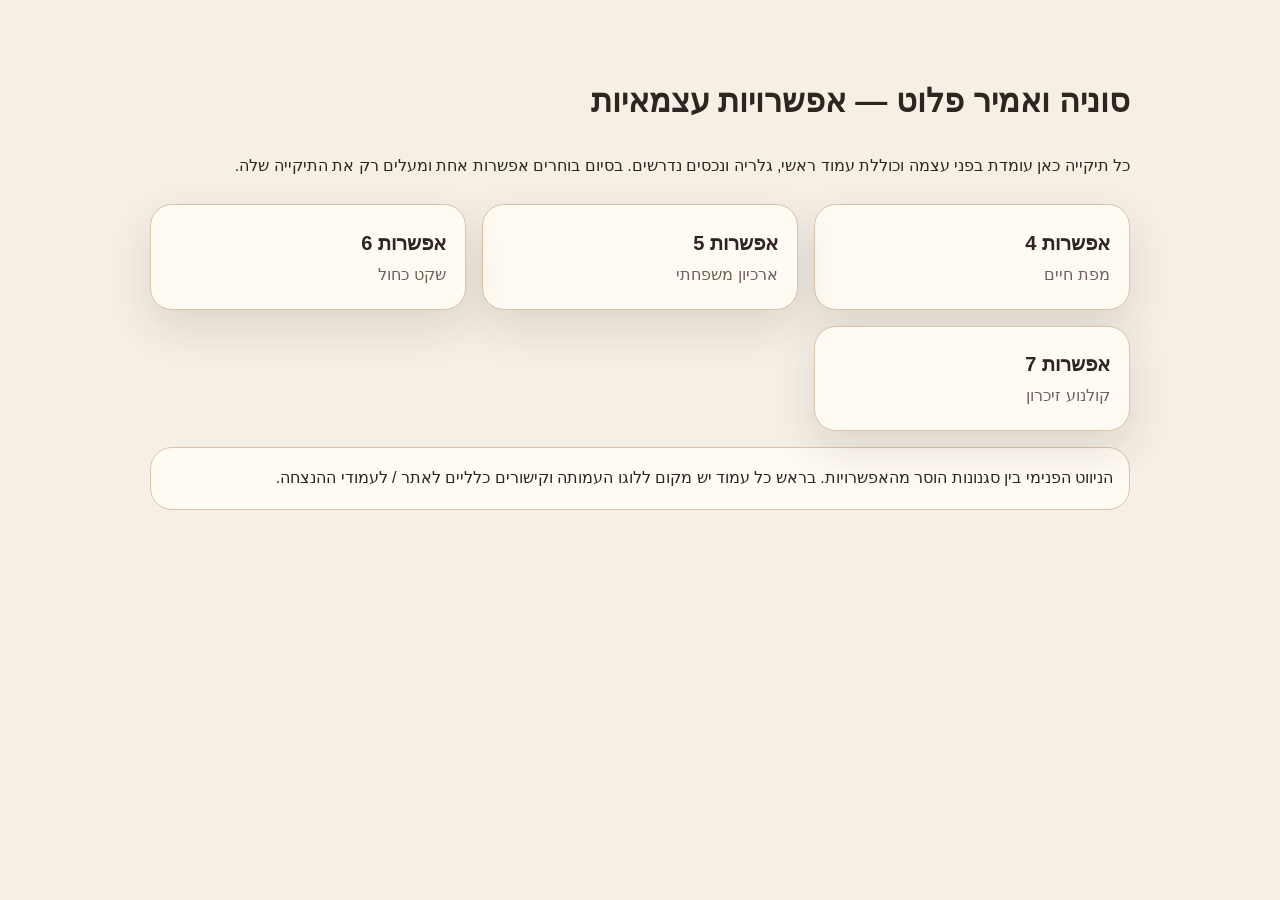
<file: index.html>
<!doctype html>
<html lang="he" dir="rtl">
<head>
  <meta charset="utf-8">
  <meta name="viewport" content="width=device-width, initial-scale=1">
  <title>אפשרויות עמוד זיכרון עצמאיות | סוניה ואמיר פלוט</title>
  <style>
    body{margin:0;direction:rtl;text-align:right;font-family:Arial,'Noto Sans Hebrew',sans-serif;background:#f5efe5;color:#2d261f;line-height:1.8;padding:clamp(1rem,4vw,4rem)}
    main{max-width:980px;margin:auto}.grid{display:grid;grid-template-columns:repeat(auto-fit,minmax(240px,1fr));gap:1rem;margin-top:1.5rem}a{display:block;padding:1.2rem;border:1px solid #d8c5a9;border-radius:22px;background:#fffaf2;color:inherit;text-decoration:none;box-shadow:0 18px 45px rgba(39,32,22,.12)}strong{display:block;font-size:1.25rem}span{color:#6d6258}.note{background:#fffaf2;border:1px solid #d8c5a9;border-radius:22px;padding:1rem;margin-top:1rem}
  </style>
</head>
<body>
<main>
  <h1>סוניה ואמיר פלוט — אפשרויות עצמאיות</h1>
  <p>כל תיקייה כאן עומדת בפני עצמה וכוללת עמוד ראשי, גלריה ונכסים נדרשים. בסיום בוחרים אפשרות אחת ומעלים רק את התיקייה שלה.</p>
  <div class="grid">
    <a href="option-4-journey-map/index.html"><strong>אפשרות 4</strong><span>מפת חיים</span></a>
    <a href="option-5-family-archive/index.html"><strong>אפשרות 5</strong><span>ארכיון משפחתי</span></a>
    <a href="option-6-pastel-blue/index.html"><strong>אפשרות 6</strong><span>שקט כחול</span></a>
    <a href="option-7-cinematic/index.html"><strong>אפשרות 7</strong><span>קולנוע זיכרון</span></a>
  </div>
  <p class="note">הניווט הפנימי בין סגנונות הוסר מהאפשרויות. בראש כל עמוד יש מקום ללוגו העמותה וקישורים כלליים לאתר / לעמודי ההנצחה.</p>
</main>
</body>
</html>
</file>
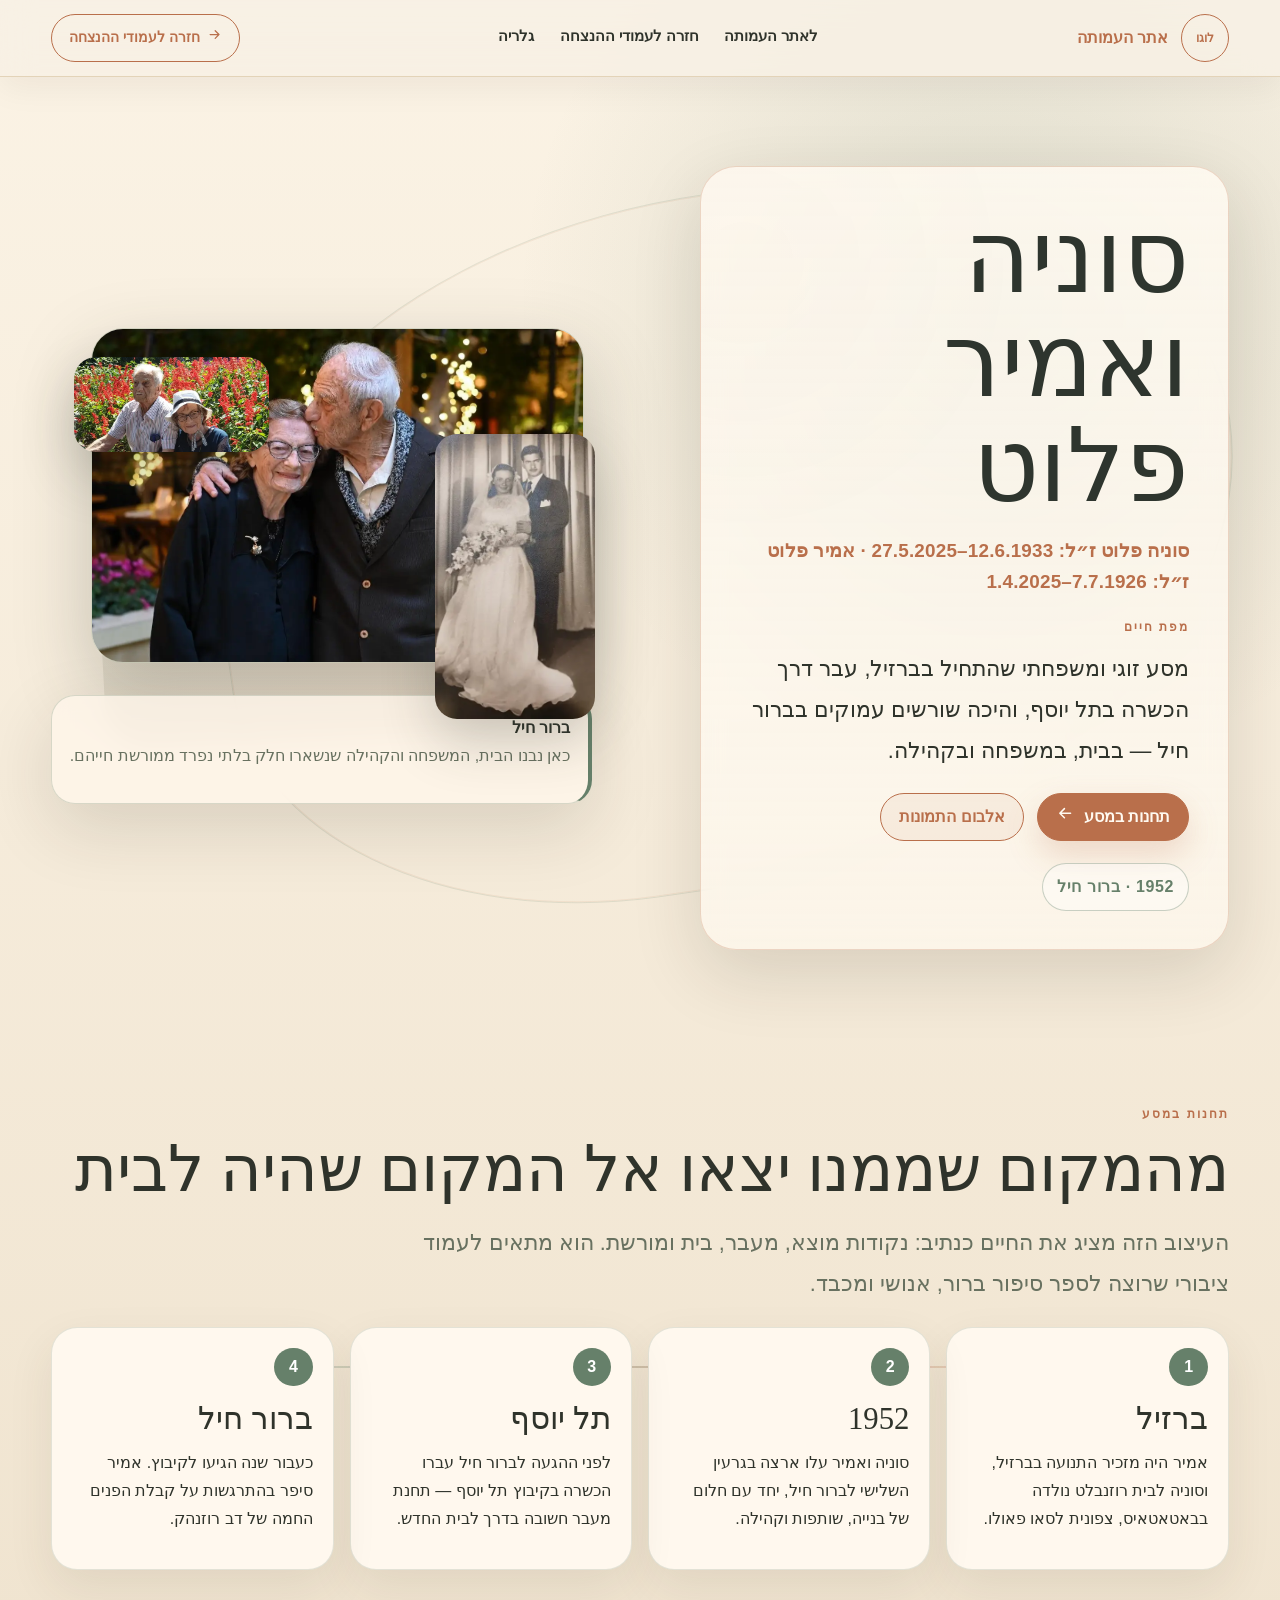
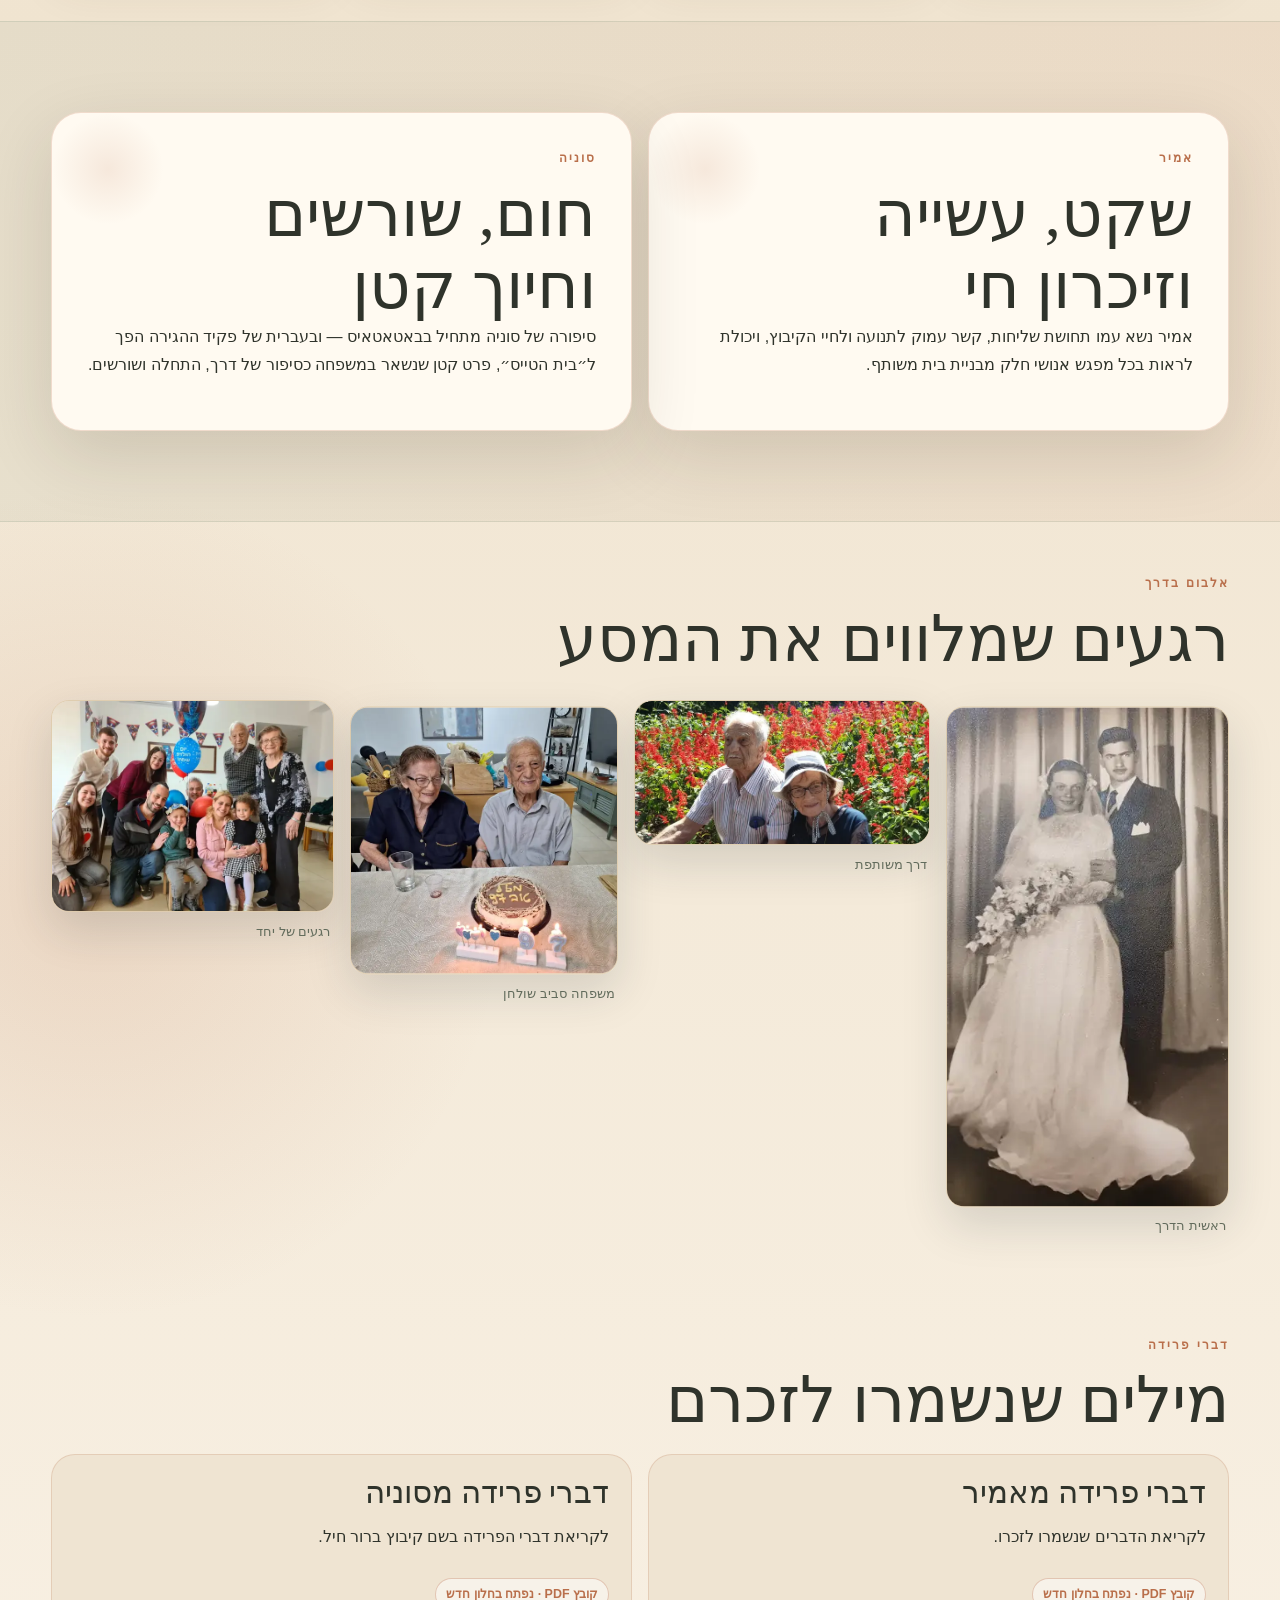
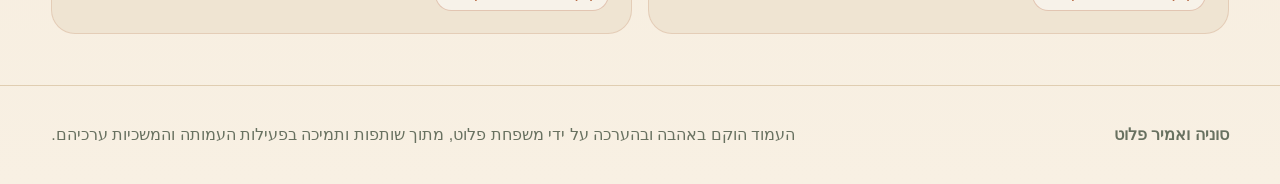
<file: option-4-journey-map/index.html>
<!DOCTYPE html>

<html dir="rtl" lang="he">
<head>
<meta charset="utf-8"/>
<meta content="width=device-width, initial-scale=1" name="viewport"/>
<title>מפת חיים | סוניה ואמיר פלוט</title>
<meta content="עמוד זיכרון לסוניה ואמיר פלוט במבנה של מפת חיים: מברזיל, דרך העלייה לארץ, ועד המשפחה והקהילה בברור חיל." name="description"/><meta content="website" property="og:type"/><meta content="מפת חיים | סוניה ואמיר פלוט" property="og:title"/><meta content="עמוד זיכרון לסוניה ואמיר פלוט במבנה של מפת חיים: מברזיל, דרך העלייה לארץ, ועד המשפחה והקהילה בברור חיל." property="og:description"/><meta content="assets/og-sonia-amir.webp" property="og:image"/><meta content="he_IL" property="og:locale"/><meta content="summary_large_image" name="twitter:card"/><meta content="מפת חיים | סוניה ואמיר פלוט" name="twitter:title"/><meta content="עמוד זיכרון לסוניה ואמיר פלוט במבנה של מפת חיים: מברזיל, דרך העלייה לארץ, ועד המשפחה והקהילה בברור חיל." name="twitter:description"/><meta content="assets/og-sonia-amir.webp" name="twitter:image"/>
<link href="assets/css/new-options.css" rel="stylesheet"/>
<script defer="" src="assets/js/new-options.js"></script>
</head>
<body class="page-map">
<a class="skip-link" href="#main">דילוג לתוכן המרכזי</a>
<header class="site-header memorial-site-header">
<a aria-label="לאתר העמותה" class="brand" href="/">
<span aria-hidden="true" class="brand-mark brand-logo-placeholder">לוגו</span>
<span>אתר העמותה</span>
</a>
<button aria-controls="site-nav" aria-expanded="false" aria-label="פתיחת תפריט" class="nav-toggle" data-nav-toggle="" type="button">
<span aria-hidden="true" data-menu-icon=""></span>
</button>
<nav aria-label="ניווט ראשי" class="site-nav" data-nav="" id="site-nav">
<a href="/">לאתר העמותה</a>
<a href="/memorials/">חזרה לעמודי ההנצחה</a>
<a href="gallery-full.html">גלריה</a>
</nav>
<a class="header-action" href="/memorials/"><span aria-hidden="true" data-arrow-icon=""></span> חזרה לעמודי ההנצחה</a>
</header>
<main id="main" tabindex="-1">
<section class="map-hero">
<div class="map-hero-grid">
<div class="map-title-card">
<h1 class="display">סוניה ואמיר פלוט</h1>
<p class="dates">סוניה פלוט ז״ל: 12.6.1933–27.5.2025 · אמיר פלוט ז״ל: 7.7.1926–1.4.2025</p>
<p class="eyebrow">מפת חיים</p>
<p class="lead">מסע זוגי ומשפחתי שהתחיל בברזיל, עבר דרך הכשרה בתל יוסף, והיכה שורשים עמוקים בברור חיל — בבית, במשפחה ובקהילה.</p>
<div class="btn-row"><a class="btn" href="#route">תחנות במסע <span aria-hidden="true" data-arrow-icon=""></span></a><a class="btn secondary" href="gallery-full.html">אלבום התמונות</a></div>
</div>
<div class="map-portrait-wrap map-atlas-visual">
<figure class="photo-cover map-portrait-main"><img alt="סוניה ואמיר פלוט יחד" class="" data-full="assets/shared-webp/photo-24.webp" decoding="async" height="866" loading="eager" src="assets/shared-webp/photo-24.webp" width="1275"/></figure>
<figure class="photo-cover map-atlas-small map-atlas-small-a"><img alt="סוניה ואמיר בטיול" class="" data-full="assets/shared-webp/photo-10.webp" decoding="async" height="534" loading="lazy" src="assets/thumbs-webp/photo-10.webp" width="1100"/></figure>
<figure class="photo-cover map-atlas-small map-atlas-small-b"><img alt="זיכרון מהחתונה" class="" data-full="assets/shared-webp/photo-14.webp" decoding="async" height="1100" loading="lazy" src="assets/thumbs-webp/photo-14.webp" width="619"/></figure>
<aside class="map-location"><strong>ברור חיל</strong><p class="muted">כאן נבנו הבית, המשפחה והקהילה שנשארו חלק בלתי נפרד ממורשת חייהם.</p></aside>
</div>
</div>
</section>
<section class="section section-tight" id="route">
<div class="container">
<p class="eyebrow">תחנות במסע</p><h2>מהמקום שממנו יצאו אל המקום שהיה לבית</h2>
<p class="lead muted route-intro">העיצוב הזה מציג את החיים כנתיב: נקודות מוצא, מעבר, בית ומורשת. הוא מתאים לעמוד ציבורי שרוצה לספר סיפור ברור, אנושי ומכבד.</p>
<div class="route-grid enhanced-route-grid" style="margin-block-start:1.4rem">
<article class="route-card" data-step="1"><h3>ברזיל</h3><p>אמיר היה מזכיר התנועה בברזיל, וסוניה לבית רוזנבלט נולדה בבאטאטאיס, צפונית לסאו פאולו.</p></article>
<article class="route-card" data-step="2"><h3>1952</h3><p>סוניה ואמיר עלו ארצה בגרעין השלישי לברור חיל, יחד עם חלום של בנייה, שותפות וקהילה.</p></article>
<article class="route-card" data-step="3"><h3>תל יוסף</h3><p>לפני ההגעה לברור חיל עברו הכשרה בקיבוץ תל יוסף — תחנת מעבר חשובה בדרך לבית החדש.</p></article>
<article class="route-card" data-step="4"><h3>ברור חיל</h3><p>כעבור שנה הגיעו לקיבוץ. אמיר סיפר בהתרגשות על קבלת הפנים החמה של דב רוזנהק.</p></article>
</div>
</div>
</section>
<section class="section map-voice-section">
<div class="container voice-panel">
<article class="voice-card"><p class="eyebrow">אמיר</p><h2>שקט, עשייה וזיכרון חי</h2><p>אמיר נשא עמו תחושת שליחות, קשר עמוק לתנועה ולחיי הקיבוץ, ויכולת לראות בכל מפגש אנושי חלק מבניית בית משותף.</p></article>
<article class="voice-card"><p class="eyebrow">סוניה</p><h2>חום, שורשים וחיוך קטן</h2><p>סיפורה של סוניה מתחיל בבאטאטאיס — ובעברית של פקיד ההגירה הפך ל״בית הטייס״, פרט קטן שנשאר במשפחה כסיפור של דרך, התחלה ושורשים.</p></article>
</div>
</section>
<section class="section section-tight">
<div class="container"><p class="eyebrow">אלבום בדרך</p><h2>רגעים שמלווים את המסע</h2>
<div class="map-ribbon-gallery" style="margin-block-start:1.5rem">
<figure><div class="photo-cover"><img alt="סוניה ואמיר ביום חתונתם" class="" data-full="assets/shared-webp/photo-14.webp" decoding="async" height="1100" loading="lazy" src="assets/thumbs-webp/photo-14.webp" width="619"/></div><figcaption class="caption">ראשית הדרך</figcaption></figure>
<figure><div class="photo-cover"><img alt="סוניה ואמיר בטיול" class="" data-full="assets/shared-webp/photo-10.webp" decoding="async" height="534" loading="lazy" src="assets/thumbs-webp/photo-10.webp" width="1100"/></div><figcaption class="caption">דרך משותפת</figcaption></figure>
<figure><div class="photo-cover"><img alt="חגיגה משפחתית" class="" data-full="assets/shared-webp/photo-13.webp" decoding="async" height="1100" loading="lazy" src="assets/thumbs-webp/photo-13.webp" width="1100"/></div><figcaption class="caption">משפחה סביב שולחן</figcaption></figure>
<figure><div class="photo-cover"><img alt="מפגש משפחתי" class="" data-full="assets/shared-webp/photo-11.webp" decoding="async" height="825" loading="lazy" src="assets/thumbs-webp/photo-11.webp" width="1100"/></div><figcaption class="caption">רגעים של יחד</figcaption></figure>
</div>
</div>
</section>
<section class="section section-tight"><div class="container"><p class="eyebrow">דברי פרידה</p><h2>מילים שנשמרו לזכרם</h2><div class="doc-strip" style="margin-block-start:1rem"><a class="doc-card" href="assets/docs/farewell-amir.pdf" rel="noopener noreferrer" target="_blank"><h3>דברי פרידה מאמיר</h3><p>לקריאת הדברים שנשמרו לזכרו.</p><span aria-hidden="true" class="doc-meta">קובץ PDF · נפתח בחלון חדש</span><span class="sr-only"> (קובץ PDF, יפתח בחלון חדש)</span></a><a class="doc-card" href="assets/docs/farewell-sonia.pdf" rel="noopener noreferrer" target="_blank"><h3>דברי פרידה מסוניה</h3><p>לקריאת דברי הפרידה בשם קיבוץ ברור חיל.</p><span aria-hidden="true" class="doc-meta">קובץ PDF · נפתח בחלון חדש</span><span class="sr-only"> (קובץ PDF, יפתח בחלון חדש)</span></a></div></div></section>
</main><footer class="footer">
<div class="footer-inner footer-inner-stack">
<strong>סוניה ואמיר פלוט</strong>
<span>העמוד הוקם באהבה ובהערכה על ידי משפחת פלוט, מתוך שותפות ותמיכה בפעילות העמותה והמשכיות ערכיהם.</span>
</div>
</footer>
</body>
</html>
</file>
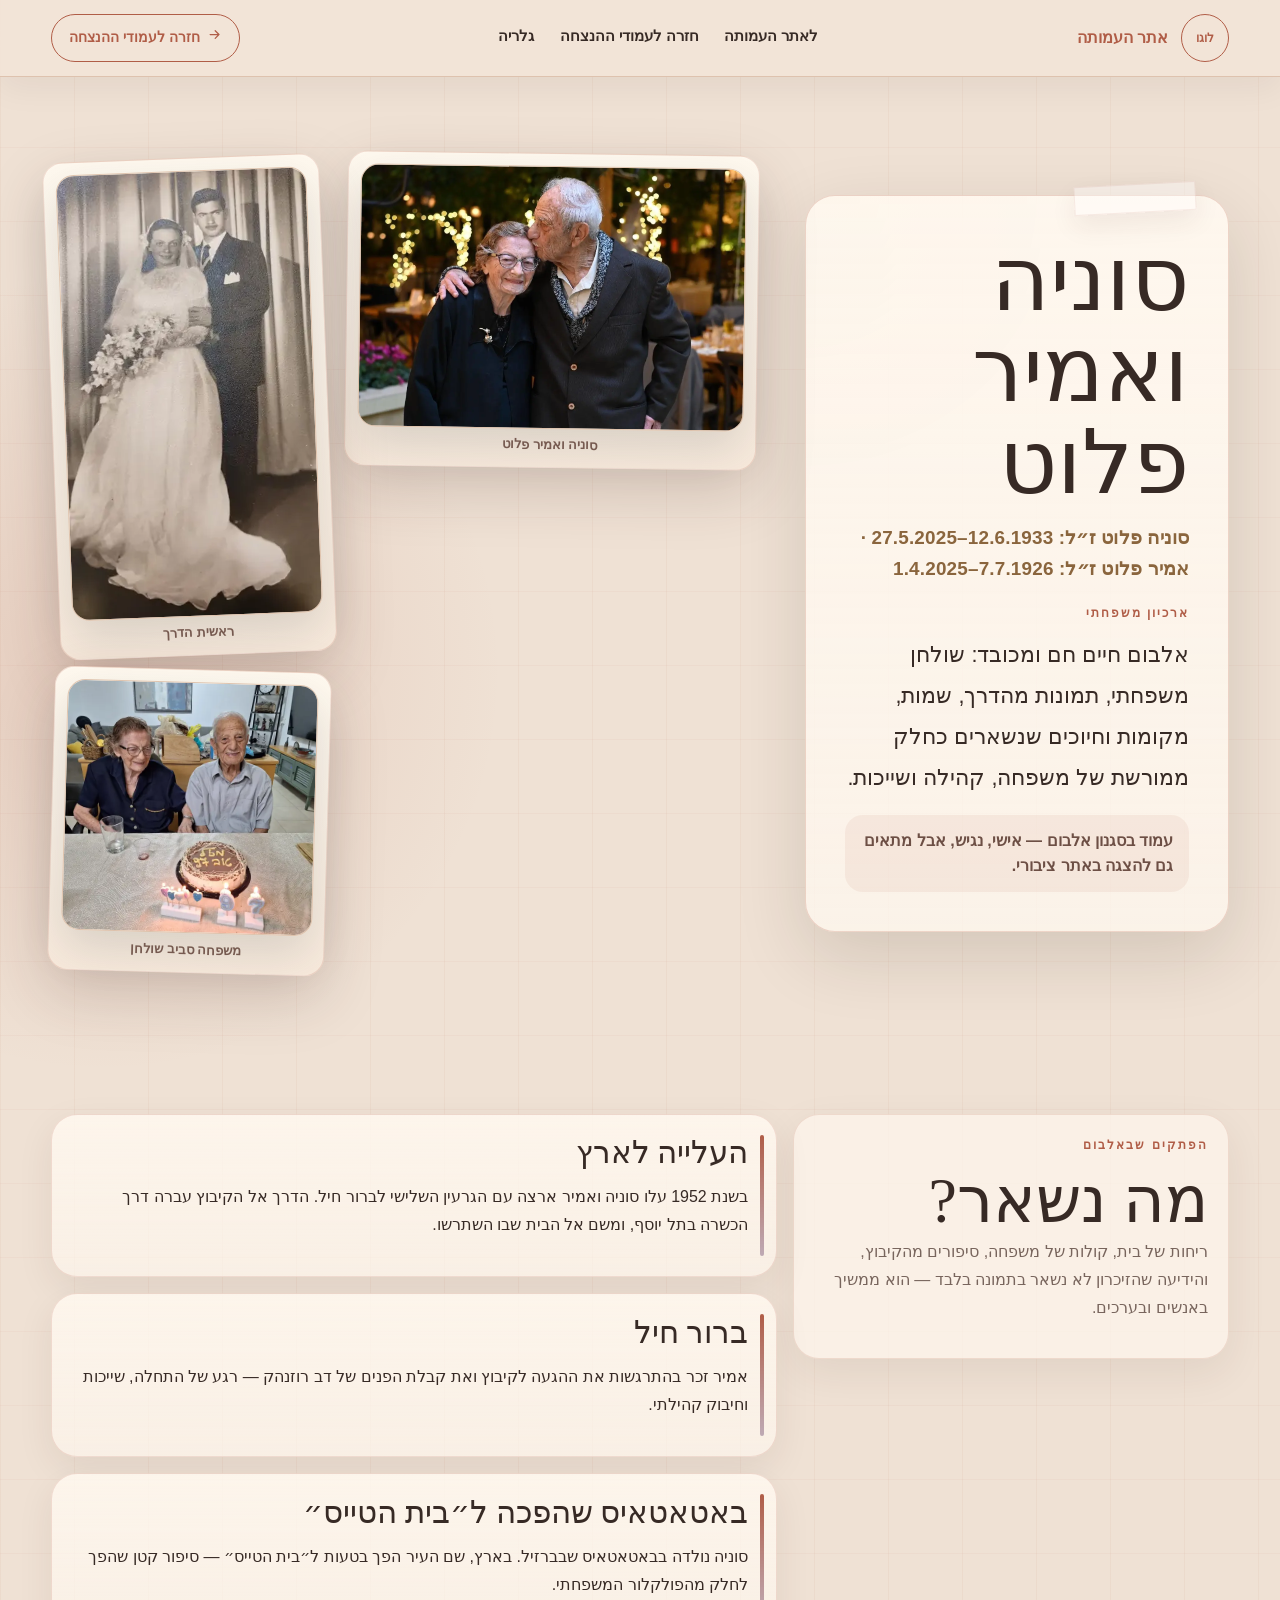
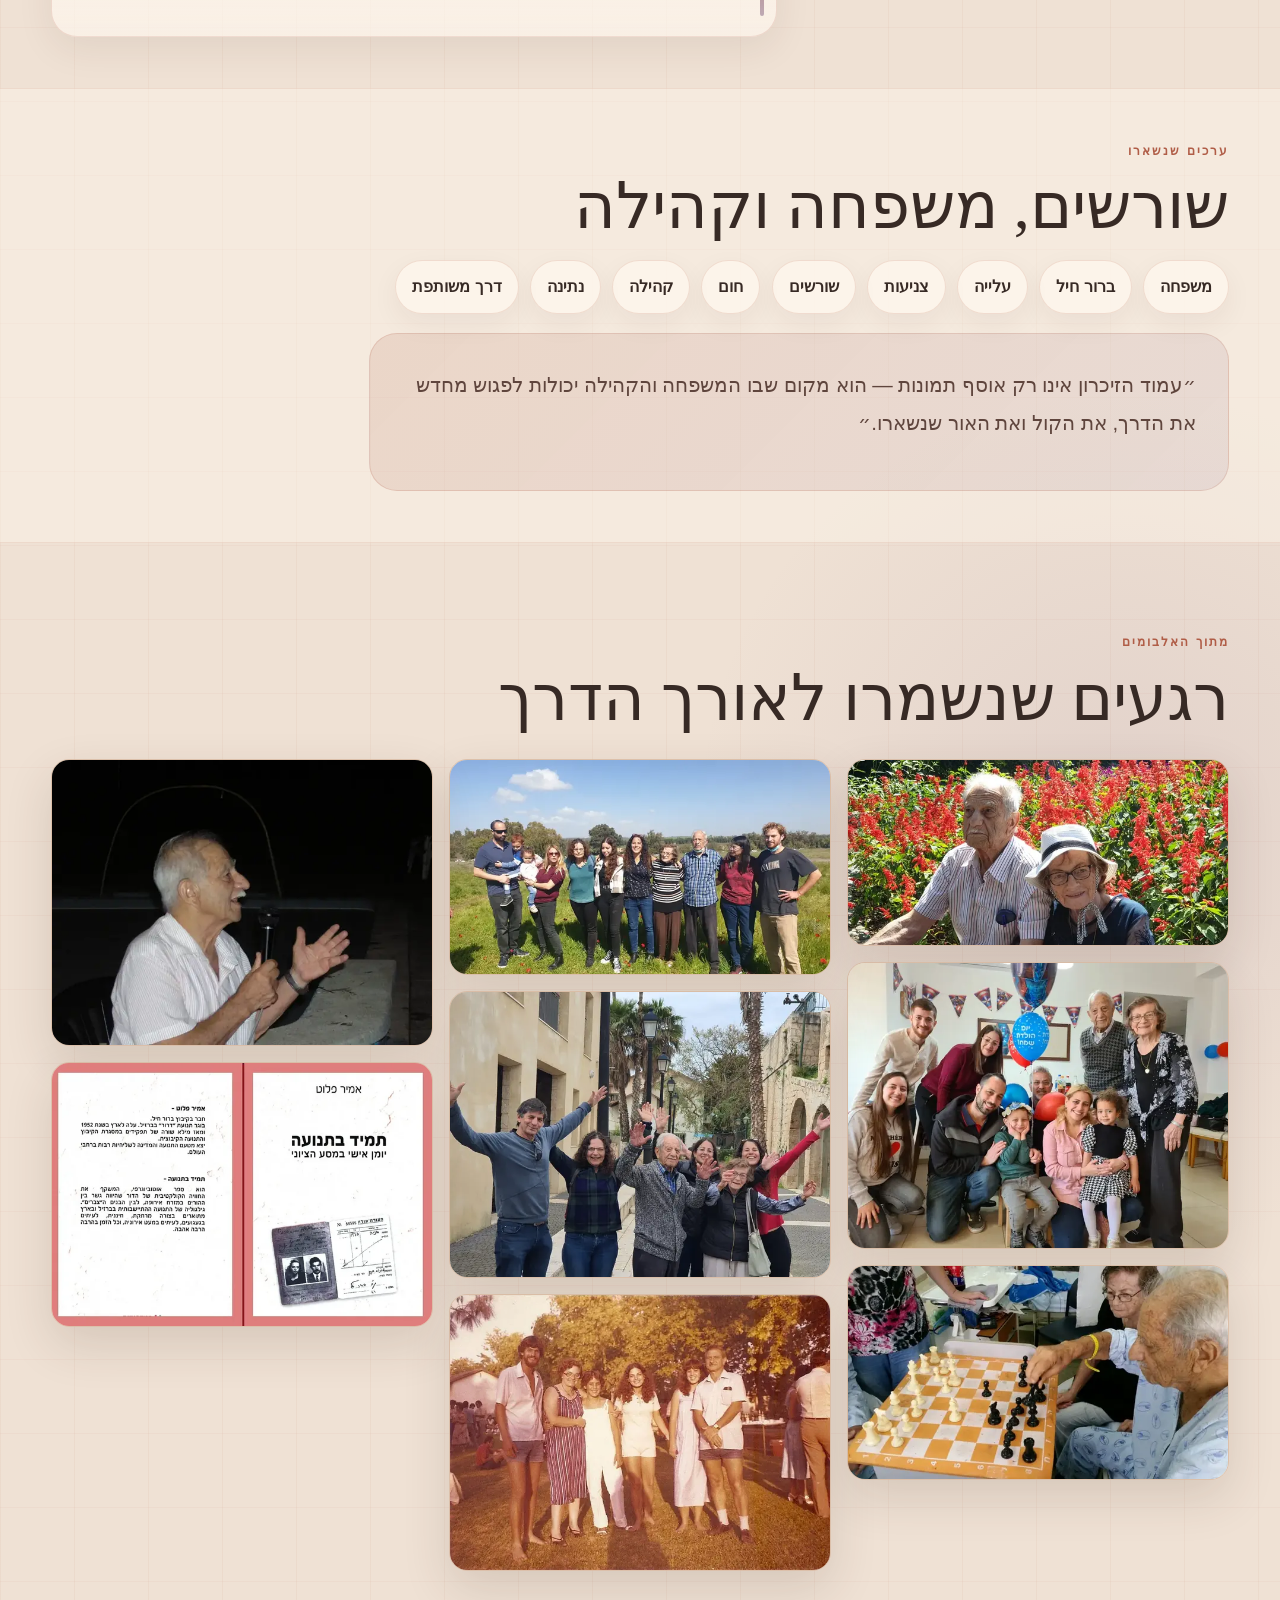
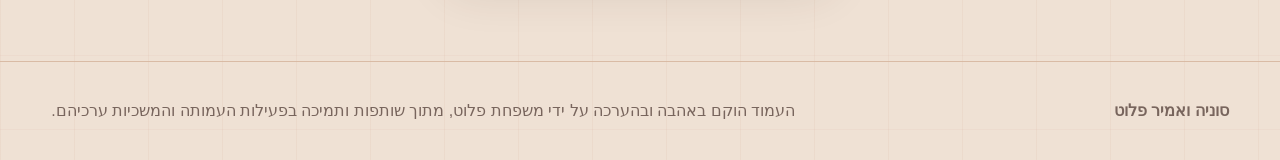
<file: option-5-family-archive/index.html>
<!DOCTYPE html>

<html dir="rtl" lang="he">
<head>
<meta charset="utf-8"/>
<meta content="width=device-width, initial-scale=1" name="viewport"/>
<title>ארכיון משפחתי | סוניה ואמיר פלוט</title>
<meta content="עמוד זיכרון לסוניה ואמיר פלוט בעיצוב ארכיון משפחתי חם, עם תמונות, תחנות חיים וסיפור קהילתי." name="description"/><meta content="website" property="og:type"/><meta content="ארכיון משפחתי | סוניה ואמיר פלוט" property="og:title"/><meta content="עמוד זיכרון לסוניה ואמיר פלוט בעיצוב ארכיון משפחתי חם, עם תמונות, תחנות חיים וסיפור קהילתי." property="og:description"/><meta content="assets/og-sonia-amir.webp" property="og:image"/><meta content="he_IL" property="og:locale"/><meta content="summary_large_image" name="twitter:card"/><meta content="ארכיון משפחתי | סוניה ואמיר פלוט" name="twitter:title"/><meta content="עמוד זיכרון לסוניה ואמיר פלוט בעיצוב ארכיון משפחתי חם, עם תמונות, תחנות חיים וסיפור קהילתי." name="twitter:description"/><meta content="assets/og-sonia-amir.webp" name="twitter:image"/>
<link href="assets/css/new-options.css" rel="stylesheet"/>
<script defer="" src="assets/js/new-options.js"></script>
</head>
<body class="page-archive">
<a class="skip-link" href="#main">דילוג לתוכן המרכזי</a>
<header class="site-header memorial-site-header">
<a aria-label="לאתר העמותה" class="brand" href="/">
<span aria-hidden="true" class="brand-mark brand-logo-placeholder">לוגו</span>
<span>אתר העמותה</span>
</a>
<button aria-controls="site-nav" aria-expanded="false" aria-label="פתיחת תפריט" class="nav-toggle" data-nav-toggle="" type="button">
<span aria-hidden="true" data-menu-icon=""></span>
</button>
<nav aria-label="ניווט ראשי" class="site-nav" data-nav="" id="site-nav">
<a href="/">לאתר העמותה</a>
<a href="/memorials/">חזרה לעמודי ההנצחה</a>
<a href="gallery-full.html">גלריה</a>
</nav>
<a class="header-action" href="/memorials/"><span aria-hidden="true" data-arrow-icon=""></span> חזרה לעמודי ההנצחה</a>
</header>
<main id="main" tabindex="-1">
<section class="archive-hero">
<div class="archive-board">
<article class="archive-title-note">
<h1 class="display">סוניה ואמיר פלוט</h1>
<p class="dates">סוניה פלוט ז״ל: 12.6.1933–27.5.2025 · אמיר פלוט ז״ל: 7.7.1926–1.4.2025</p>
<p class="eyebrow">ארכיון משפחתי</p>
<p class="lead">אלבום חיים חם ומכובד: שולחן משפחתי, תמונות מהדרך, שמות, מקומות וחיוכים שנשארים כחלק ממורשת של משפחה, קהילה ושייכות.</p><div class="archive-mini-note">עמוד בסגנון אלבום — אישי, נגיש, אבל מתאים גם להצגה באתר ציבורי.</div>
</article>
<div class="archive-collage">
<figure><div class="photo-cover"><img alt="סוניה ואמיר יחד" class="" data-full="assets/shared-webp/photo-24.webp" decoding="async" height="866" loading="eager" src="assets/shared-webp/photo-24.webp" width="1275"/></div><figcaption class="caption">סוניה ואמיר פלוט</figcaption></figure>
<figure><div class="photo-cover"><img alt="תמונה ישנה של סוניה ואמיר" class="" data-full="assets/shared-webp/photo-14.webp" decoding="async" height="1100" loading="lazy" src="assets/thumbs-webp/photo-14.webp" width="619"/></div><figcaption class="caption">ראשית הדרך</figcaption></figure>
<figure><div class="photo-cover"><img alt="חגיגה משפחתית" class="" data-full="assets/shared-webp/photo-13.webp" decoding="async" height="1100" loading="lazy" src="assets/thumbs-webp/photo-13.webp" width="1100"/></div><figcaption class="caption">משפחה סביב שולחן</figcaption></figure>
</div>
</div>
</section>
<section class="section section-tight"><div class="container scrapbook-row">
<aside class="scrap-aside"><p class="eyebrow">הפתקים שבאלבום</p><h2>מה נשאר?</h2><p class="muted">ריחות של בית, קולות של משפחה, סיפורים מהקיבוץ, והידיעה שהזיכרון לא נשאר בתמונה בלבד — הוא ממשיך באנשים ובערכים.</p></aside>
<div class="scrap-cards">
<article class="scrap-card"><h3>העלייה לארץ</h3><p>בשנת 1952 עלו סוניה ואמיר ארצה עם הגרעין השלישי לברור חיל. הדרך אל הקיבוץ עברה דרך הכשרה בתל יוסף, ומשם אל הבית שבו השתרשו.</p></article>
<article class="scrap-card"><h3>ברור חיל</h3><p>אמיר זכר בהתרגשות את ההגעה לקיבוץ ואת קבלת הפנים של דב רוזנהק — רגע של התחלה, שייכות וחיבוק קהילתי.</p></article>
<article class="scrap-card"><h3>באטאטאיס שהפכה ל״בית הטייס״</h3><p>סוניה נולדה בבאטאטאיס שבברזיל. בארץ, שם העיר הפך בטעות ל״בית הטייס״ — סיפור קטן שהפך לחלק מהפולקלור המשפחתי.</p></article>
</div>
</div></section>
<section class="section section-tight archive-legacy-section"><div class="container"><p class="eyebrow">ערכים שנשארו</p><h2>שורשים, משפחה וקהילה</h2><div class="memory-tags" style="margin-block-start:1rem"><span>משפחה</span><span>ברור חיל</span><span>עלייה</span><span>צניעות</span><span>שורשים</span><span>חום</span><span>קהילה</span><span>נתינה</span><span>דרך משותפת</span></div><div class="archive-quote-card"><p>״עמוד הזיכרון אינו רק אוסף תמונות — הוא מקום שבו המשפחה והקהילה יכולות לפגוש מחדש את הדרך, את הקול ואת האור שנשארו.״</p></div></div></section>
<section class="section"><div class="container"><p class="eyebrow">מתוך האלבומים</p><h2>רגעים שנשמרו לאורך הדרך</h2><div class="archive-masonry" style="margin-block-start:1.5rem">
<figure><div class="photo-cover"><img alt="טיול וזמן יחד" class="" data-full="assets/shared-webp/photo-10.webp" decoding="async" height="534" loading="lazy" src="assets/thumbs-webp/photo-10.webp" width="1100"/></div></figure>
<figure><div class="photo-cover"><img alt="מפגש משפחתי" class="" data-full="assets/shared-webp/photo-11.webp" decoding="async" height="825" loading="lazy" src="assets/thumbs-webp/photo-11.webp" width="1100"/></div></figure>
<figure><div class="photo-cover"><img alt="רגע ביתי סביב משחק" class="" data-full="assets/shared-webp/photo-12.webp" decoding="async" height="619" loading="lazy" src="assets/thumbs-webp/photo-12.webp" width="1100"/></div></figure>
<figure><div class="photo-cover"><img alt="משפחה וחברים בטיול" class="" data-full="assets/shared-webp/photo-16.webp" decoding="async" height="619" loading="lazy" src="assets/thumbs-webp/photo-16.webp" width="1100"/></div></figure>
<figure><div class="photo-cover"><img alt="קבוצה משפחתית מחייכת" class="" data-full="assets/shared-webp/photo-17.webp" decoding="async" height="825" loading="lazy" src="assets/thumbs-webp/photo-17.webp" width="1100"/></div></figure>
<figure><div class="photo-cover"><img alt="זיכרון מהעבר" class="" data-full="assets/shared-webp/photo-18.webp" decoding="async" height="698" loading="lazy" src="assets/thumbs-webp/photo-18.webp" width="962"/></div></figure>
<figure><div class="photo-cover"><img alt="אמיר ברגע של שיחה" class="" data-full="assets/shared-webp/photo-21.webp" decoding="async" height="825" loading="lazy" src="assets/thumbs-webp/photo-21.webp" width="1100"/></div></figure>
<figure><div class="photo-cover"><img alt="רגע משפחתי" class="" data-full="assets/shared-webp/photo-25.webp" decoding="async" height="720" loading="lazy" src="assets/thumbs-webp/photo-25.webp" width="1040"/></div></figure>
</div></div></section>
</main><footer class="footer">
<div class="footer-inner footer-inner-stack">
<strong>סוניה ואמיר פלוט</strong>
<span>העמוד הוקם באהבה ובהערכה על ידי משפחת פלוט, מתוך שותפות ותמיכה בפעילות העמותה והמשכיות ערכיהם.</span>
</div>
</footer>
</body>
</html>
</file>
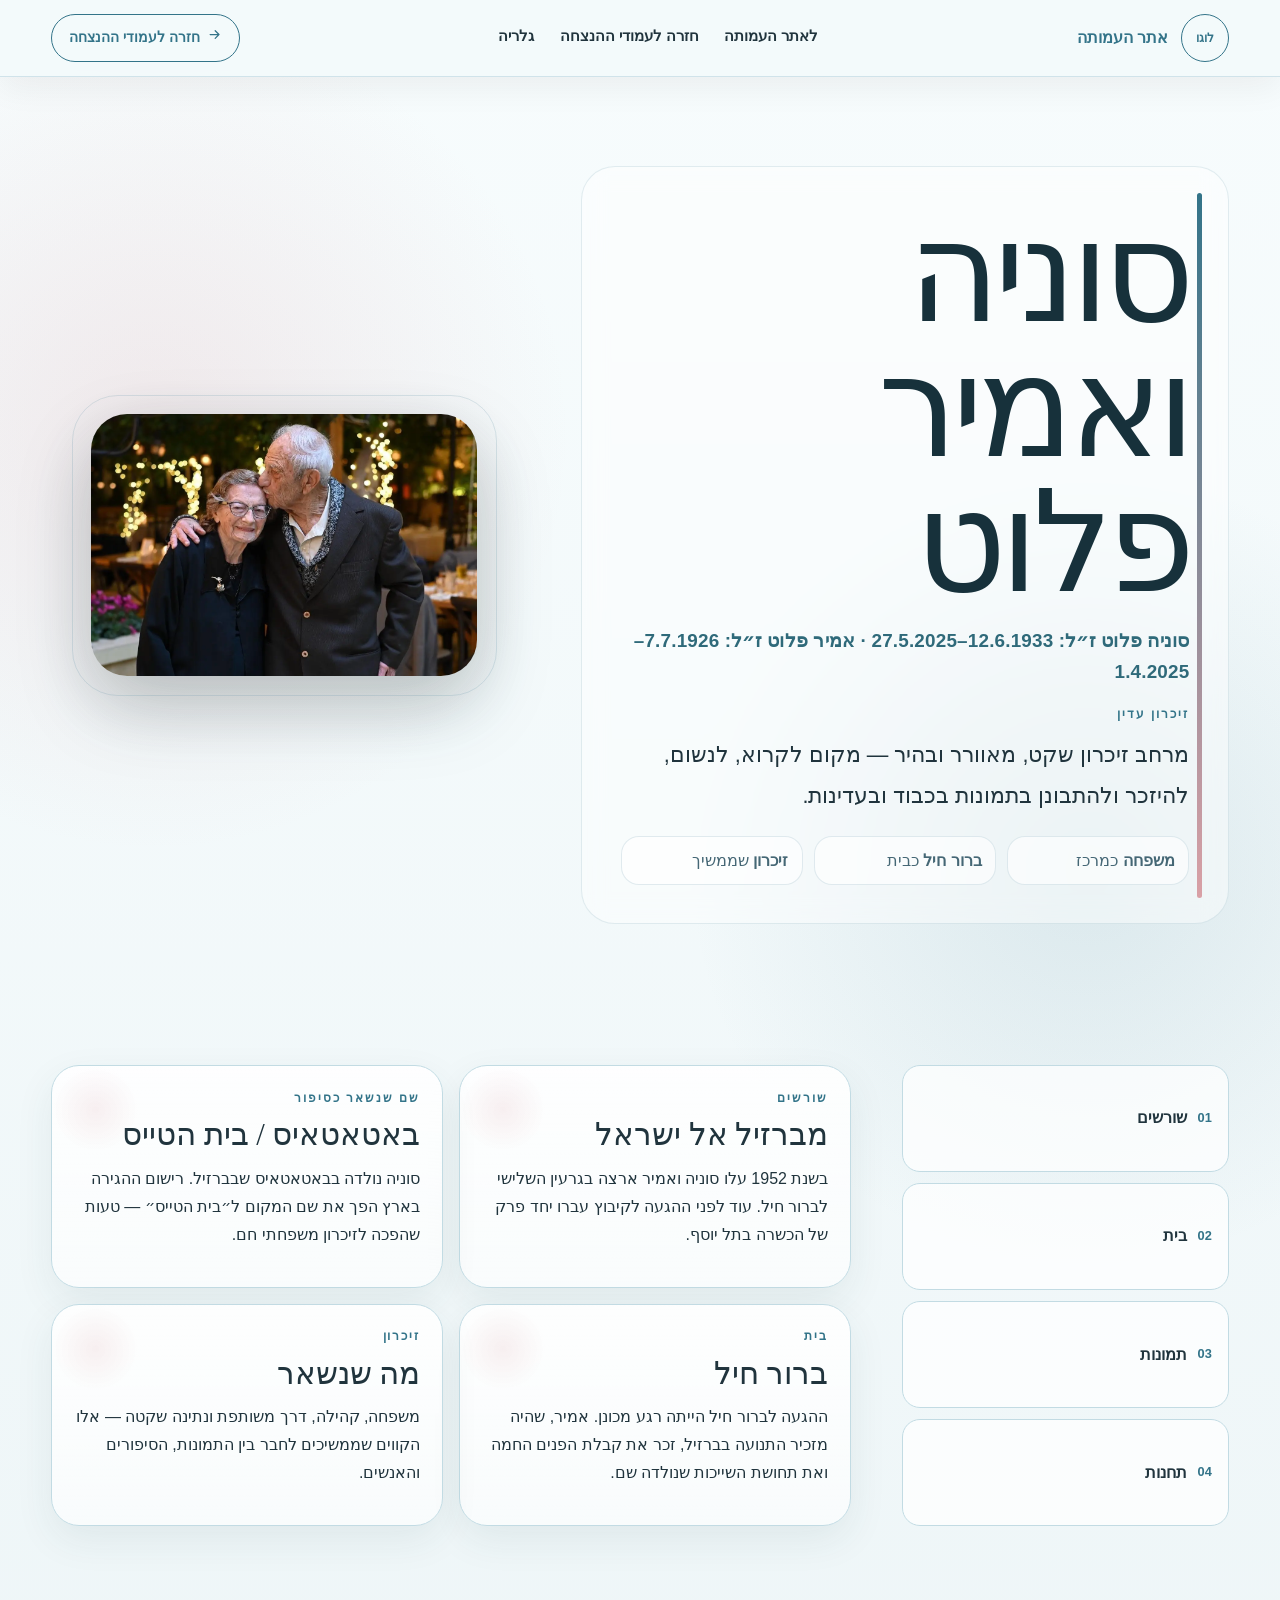
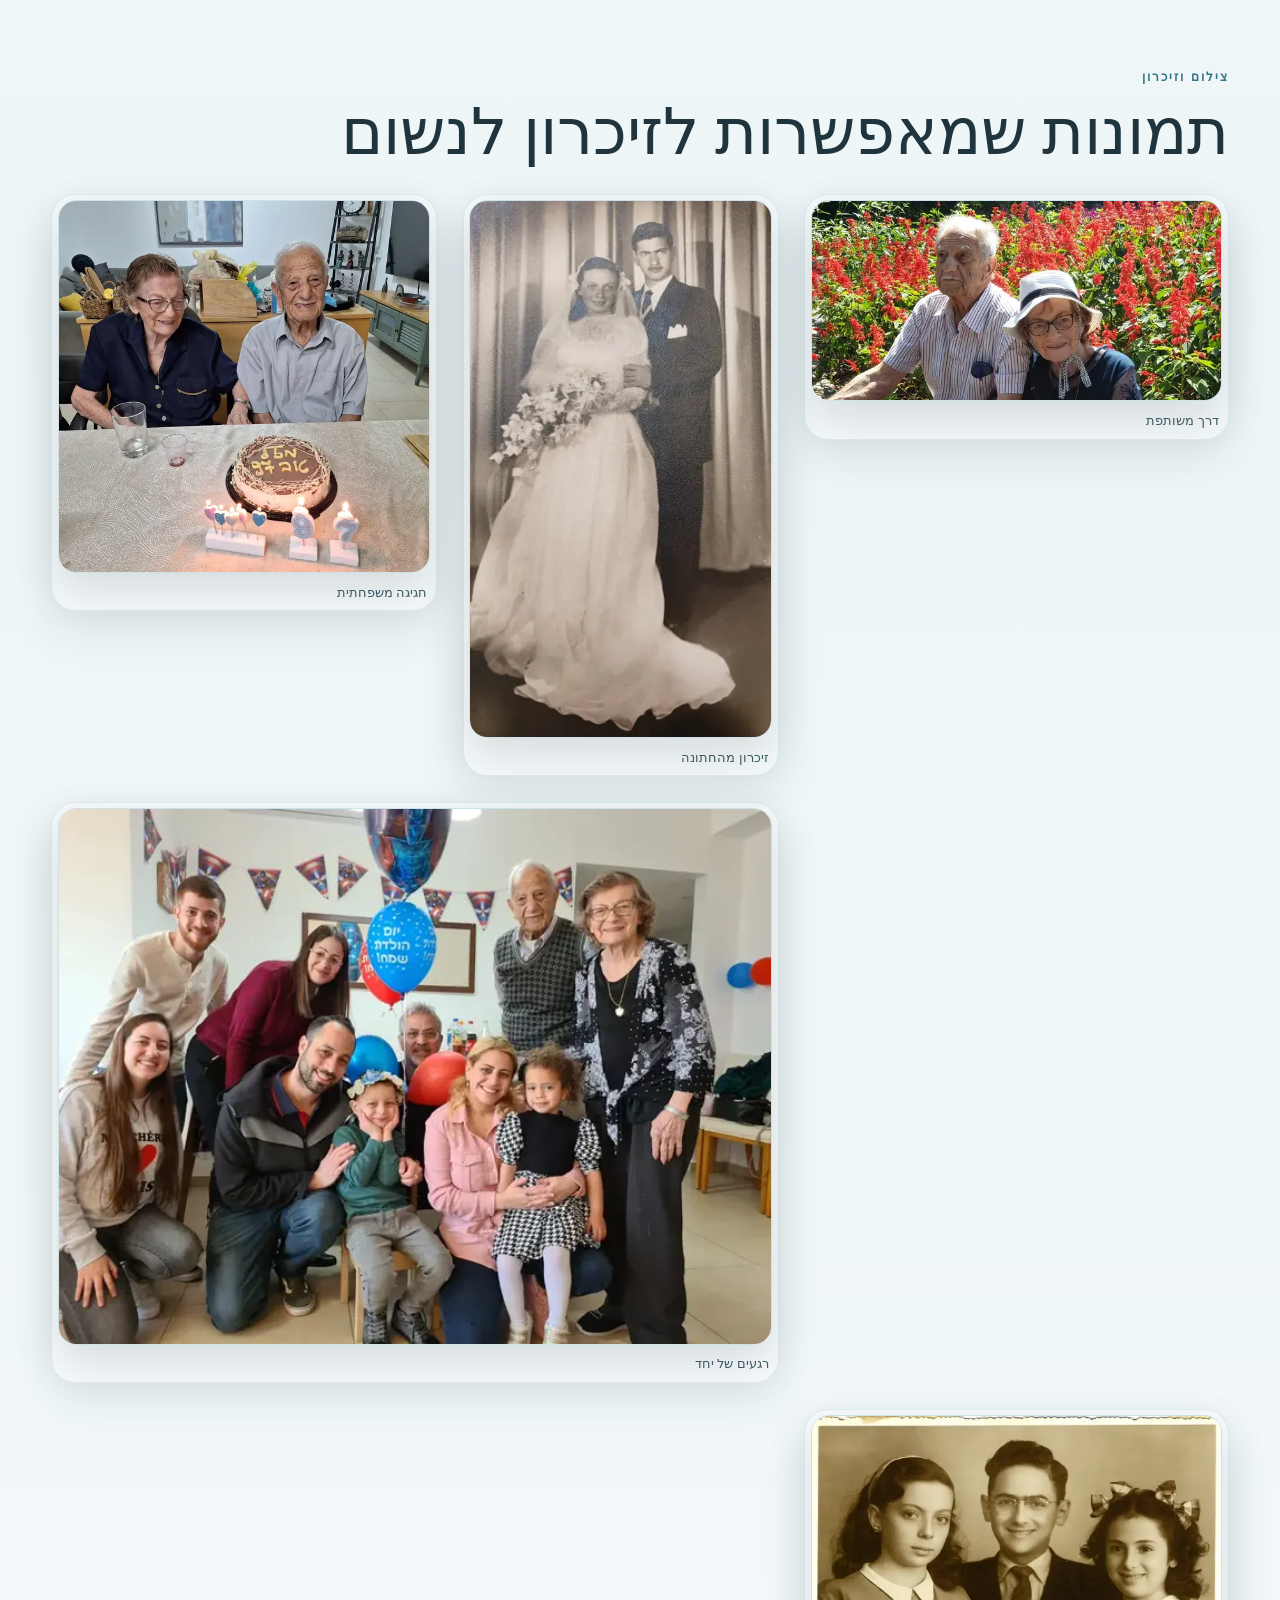
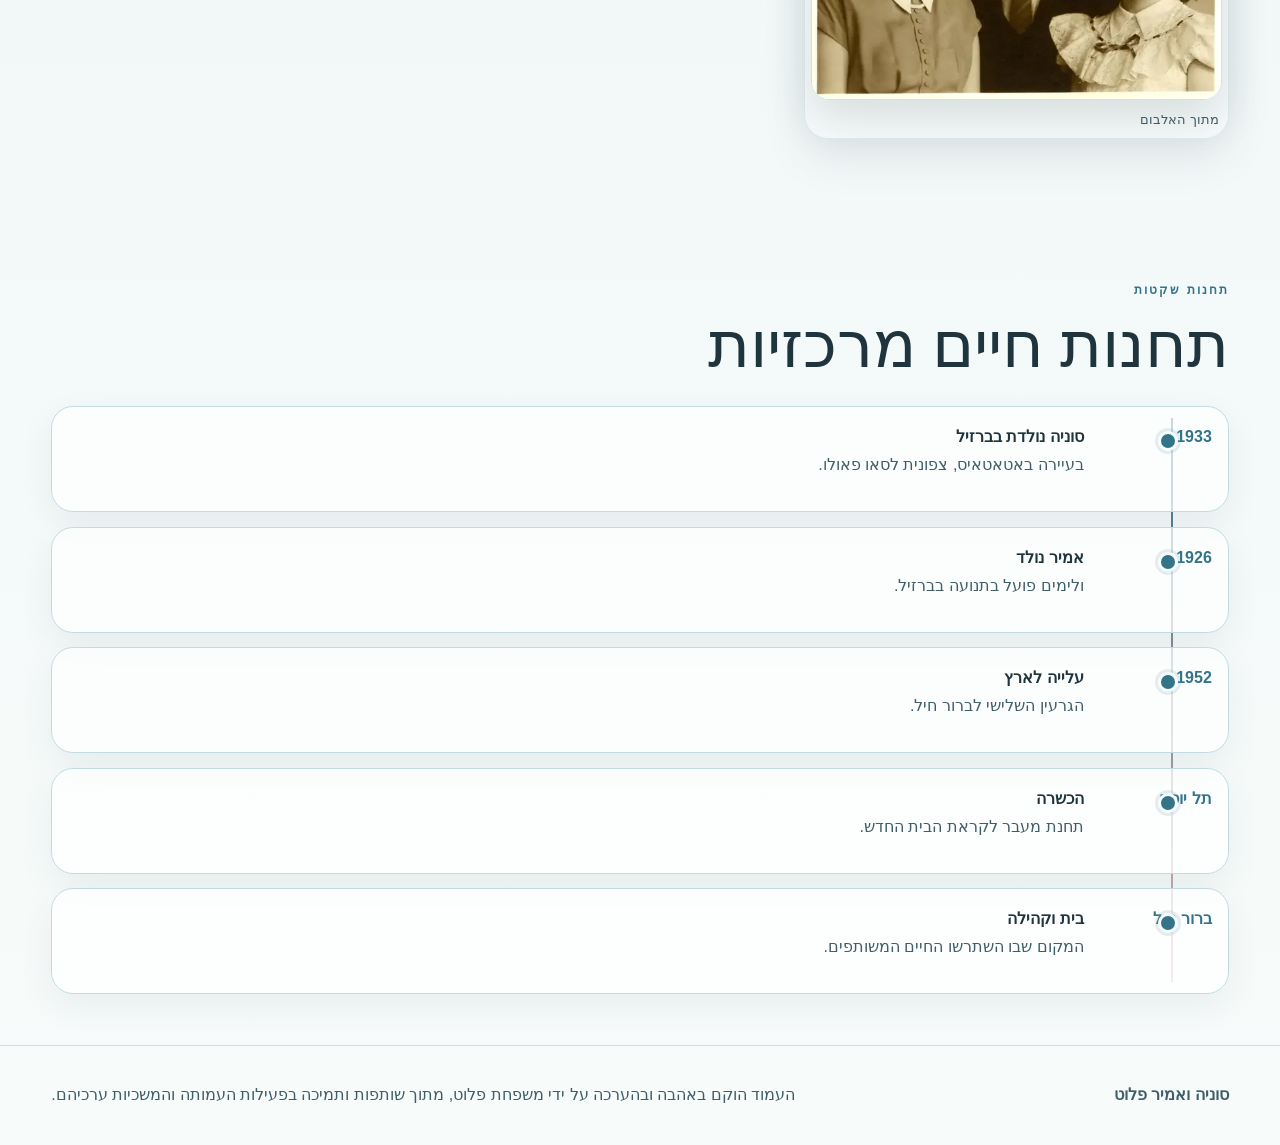
<file: option-6-pastel-blue/index.html>
<!DOCTYPE html>

<html dir="rtl" lang="he">
<head>
<meta charset="utf-8"/>
<meta content="width=device-width, initial-scale=1" name="viewport"/>
<title>שקט כחול | סוניה ואמיר פלוט</title>
<meta content="עמוד זיכרון שקט ובהיר לסוניה ואמיר פלוט, עם דגש על סיפור חיים, משפחה, תמונות ותחנות מרכזיות." name="description"/><meta content="website" property="og:type"/><meta content="שקט כחול | סוניה ואמיר פלוט" property="og:title"/><meta content="עמוד זיכרון שקט ובהיר לסוניה ואמיר פלוט, עם דגש על סיפור חיים, משפחה, תמונות ותחנות מרכזיות." property="og:description"/><meta content="assets/og-sonia-amir.webp" property="og:image"/><meta content="he_IL" property="og:locale"/><meta content="summary_large_image" name="twitter:card"/><meta content="שקט כחול | סוניה ואמיר פלוט" name="twitter:title"/><meta content="עמוד זיכרון שקט ובהיר לסוניה ואמיר פלוט, עם דגש על סיפור חיים, משפחה, תמונות ותחנות מרכזיות." name="twitter:description"/><meta content="assets/og-sonia-amir.webp" name="twitter:image"/>
<link href="assets/css/new-options.css" rel="stylesheet"/>
<script defer="" src="assets/js/new-options.js"></script>
</head>
<body class="page-blue">
<a class="skip-link" href="#main">דילוג לתוכן המרכזי</a>
<header class="site-header memorial-site-header">
<a aria-label="לאתר העמותה" class="brand" href="/">
<span aria-hidden="true" class="brand-mark brand-logo-placeholder">לוגו</span>
<span>אתר העמותה</span>
</a>
<button aria-controls="site-nav" aria-expanded="false" aria-label="פתיחת תפריט" class="nav-toggle" data-nav-toggle="" type="button">
<span aria-hidden="true" data-menu-icon=""></span>
</button>
<nav aria-label="ניווט ראשי" class="site-nav" data-nav="" id="site-nav">
<a href="/">לאתר העמותה</a>
<a href="/memorials/">חזרה לעמודי ההנצחה</a>
<a href="gallery-full.html">גלריה</a>
</nav>
<a class="header-action" href="/memorials/"><span aria-hidden="true" data-arrow-icon=""></span> חזרה לעמודי ההנצחה</a>
</header>
<main id="main" tabindex="-1">
<section class="blue-hero">
<div class="blue-layout">
<div class="blue-heading">
<h1 class="display">סוניה ואמיר פלוט</h1>
<p class="dates">סוניה פלוט ז״ל: 12.6.1933–27.5.2025 · אמיר פלוט ז״ל: 7.7.1926–1.4.2025</p>
<p class="eyebrow">זיכרון עדין</p>
<p class="lead">מרחב זיכרון שקט, מאוורר ובהיר — מקום לקרוא, לנשום, להיזכר ולהתבונן בתמונות בכבוד ובעדינות.</p><div class="blue-legacy-strip"><span><strong>משפחה</strong> כמרכז</span><span><strong>ברור חיל</strong> כבית</span><span><strong>זיכרון</strong> שממשיך</span></div>
</div>
<figure class="photo-cover blue-hero-photo"><img alt="סוניה ואמיר פלוט יחד" class="" data-full="assets/shared-webp/photo-24.webp" decoding="async" height="866" loading="eager" src="assets/shared-webp/photo-24.webp" width="1275"/></figure>
</div>
</section>
<section class="section section-tight" id="story"><div class="container blue-story-grid">
<nav aria-label="תוכן העמוד" class="blue-index-list"><a href="#roots"><span>01</span> שורשים</a><a href="#home"><span>02</span> בית</a><a href="#photos"><span>03</span> תמונות</a><a href="#timeline"><span>04</span> תחנות</a></nav>
<div class="blue-panels" id="roots">
<article class="blue-panel"><p class="eyebrow">שורשים</p><h3>מברזיל אל ישראל</h3><p>בשנת 1952 עלו סוניה ואמיר ארצה בגרעין השלישי לברור חיל. עוד לפני ההגעה לקיבוץ עברו יחד פרק של הכשרה בתל יוסף.</p></article>
<article class="blue-panel"><p class="eyebrow">שם שנשאר כסיפור</p><h3>באטאטאיס / בית הטייס</h3><p>סוניה נולדה בבאטאטאיס שבברזיל. רישום ההגירה בארץ הפך את שם המקום ל״בית הטייס״ — טעות שהפכה לזיכרון משפחתי חם.</p></article>
<article class="blue-panel" id="home"><p class="eyebrow">בית</p><h3>ברור חיל</h3><p>ההגעה לברור חיל הייתה רגע מכונן. אמיר, שהיה מזכיר התנועה בברזיל, זכר את קבלת הפנים החמה ואת תחושת השייכות שנולדה שם.</p></article>
<article class="blue-panel"><p class="eyebrow">זיכרון</p><h3>מה שנשאר</h3><p>משפחה, קהילה, דרך משותפת ונתינה שקטה — אלו הקווים שממשיכים לחבר בין התמונות, הסיפורים והאנשים.</p></article>
</div>
</div></section>
<section class="section" id="photos"><div class="container"><p class="eyebrow">צילום וזיכרון</p><h2>תמונות שמאפשרות לזיכרון לנשום</h2><div class="blue-photo-wall" style="margin-block-start:1.5rem">
<figure><div class="photo-cover"><img alt="סוניה ואמיר בטיול" class="" data-full="assets/shared-webp/photo-10.webp" decoding="async" height="534" loading="lazy" src="assets/thumbs-webp/photo-10.webp" width="1100"/></div><figcaption class="caption">דרך משותפת</figcaption></figure>
<figure><div class="photo-cover"><img alt="תמונה מהעבר" class="" data-full="assets/shared-webp/photo-14.webp" decoding="async" height="1100" loading="lazy" src="assets/thumbs-webp/photo-14.webp" width="619"/></div><figcaption class="caption">זיכרון מהחתונה</figcaption></figure>
<figure><div class="photo-cover"><img alt="חגיגה משפחתית" class="" data-full="assets/shared-webp/photo-13.webp" decoding="async" height="1100" loading="lazy" src="assets/thumbs-webp/photo-13.webp" width="1100"/></div><figcaption class="caption">חגיגה משפחתית</figcaption></figure>
<figure><div class="photo-cover"><img alt="משפחה יחד" class="" data-full="assets/shared-webp/photo-11.webp" decoding="async" height="825" loading="lazy" src="assets/thumbs-webp/photo-11.webp" width="1100"/></div><figcaption class="caption">רגעים של יחד</figcaption></figure>
<figure><div class="photo-cover"><img alt="דיוקן משפחתי מהעבר" class="" data-full="assets/shared-webp/photo-19.webp" decoding="async" height="762" loading="lazy" src="assets/thumbs-webp/photo-19.webp" width="1100"/></div><figcaption class="caption">מתוך האלבום</figcaption></figure>
</div></div></section>
<section class="section section-tight" id="timeline"><div class="container"><p class="eyebrow">תחנות שקטות</p><h2>תחנות חיים מרכזיות</h2><ol class="blue-timeline" style="margin-block-start:1.5rem"><li><time>1933</time><div><strong>סוניה נולדת בברזיל</strong><p class="muted">בעיירה באטאטאיס, צפונית לסאו פאולו.</p></div></li><li><time>1926</time><div><strong>אמיר נולד</strong><p class="muted">ולימים פועל בתנועה בברזיל.</p></div></li><li><time>1952</time><div><strong>עלייה לארץ</strong><p class="muted">הגרעין השלישי לברור חיל.</p></div></li><li><time>תל יוסף</time><div><strong>הכשרה</strong><p class="muted">תחנת מעבר לקראת הבית החדש.</p></div></li><li><time>ברור חיל</time><div><strong>בית וקהילה</strong><p class="muted">המקום שבו השתרשו החיים המשותפים.</p></div></li></ol></div></section>
</main><footer class="footer">
<div class="footer-inner footer-inner-stack">
<strong>סוניה ואמיר פלוט</strong>
<span>העמוד הוקם באהבה ובהערכה על ידי משפחת פלוט, מתוך שותפות ותמיכה בפעילות העמותה והמשכיות ערכיהם.</span>
</div>
</footer>
</body>
</html>
</file>
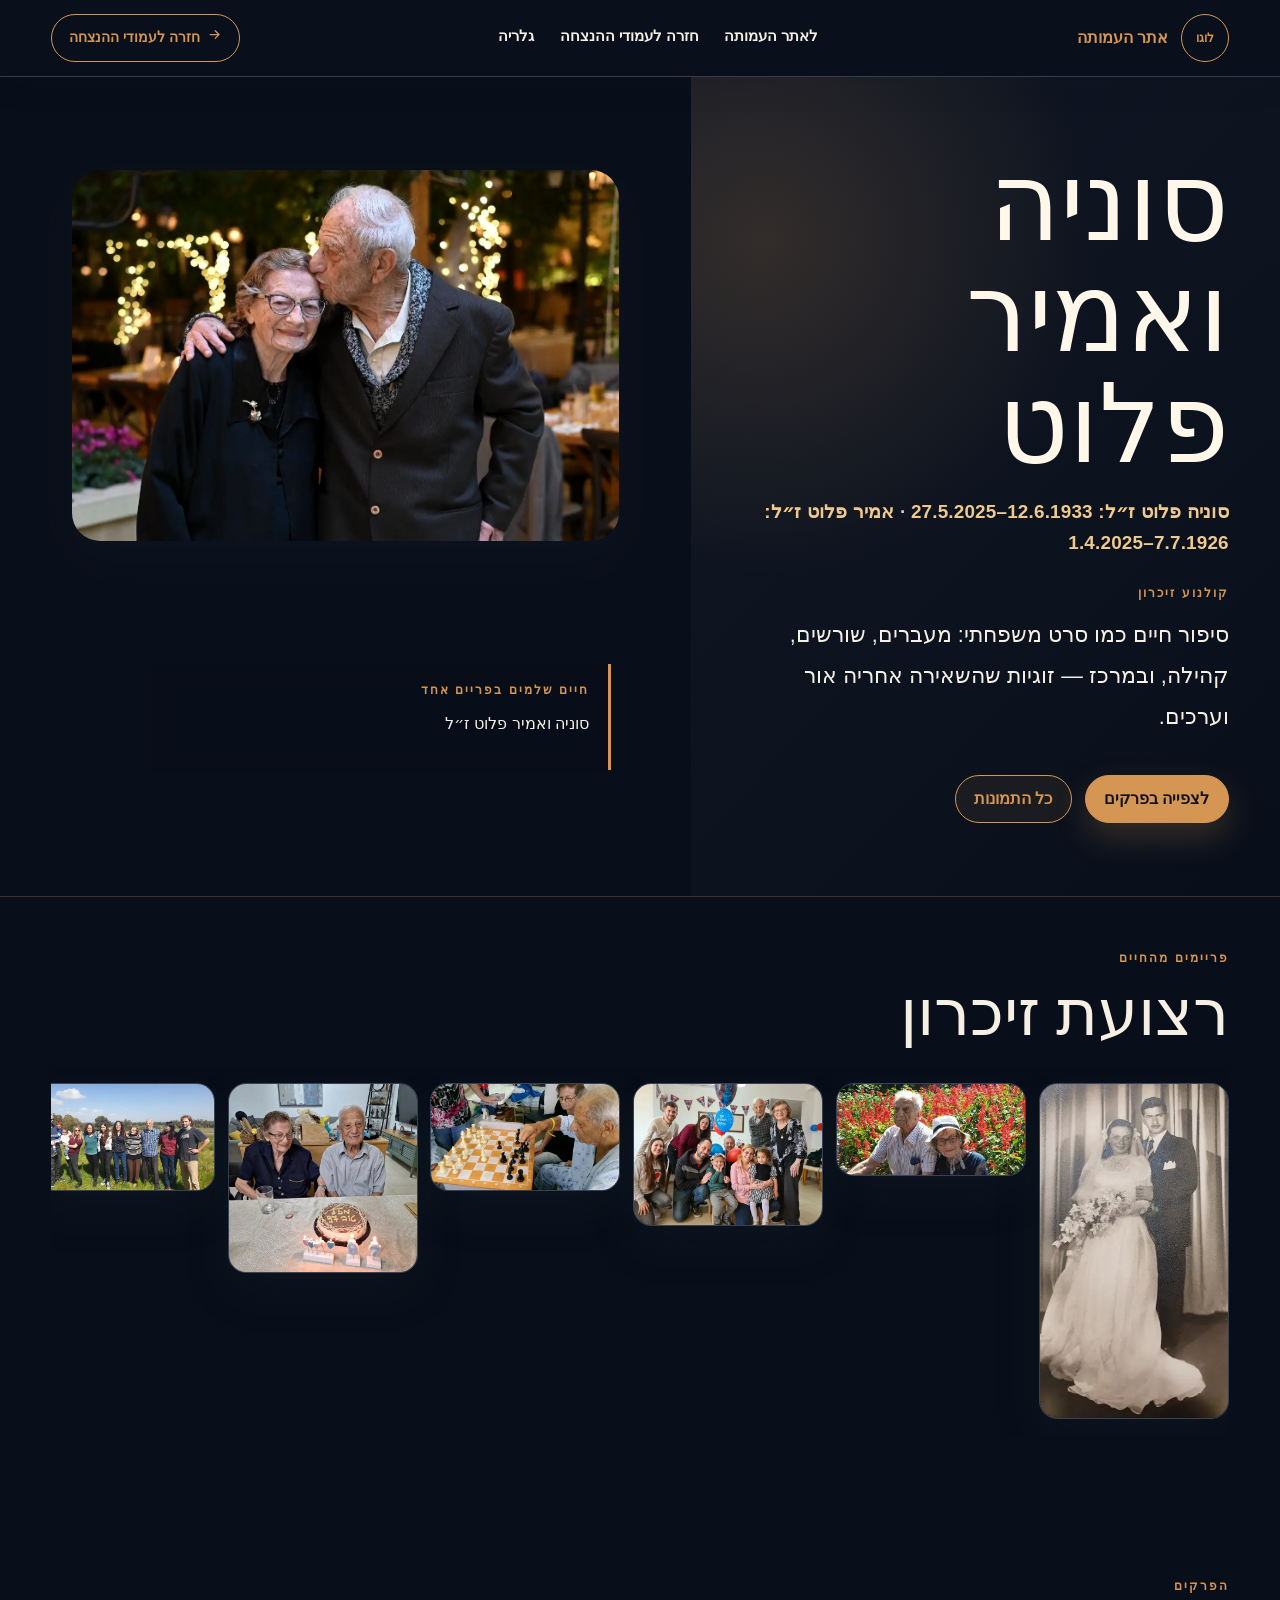
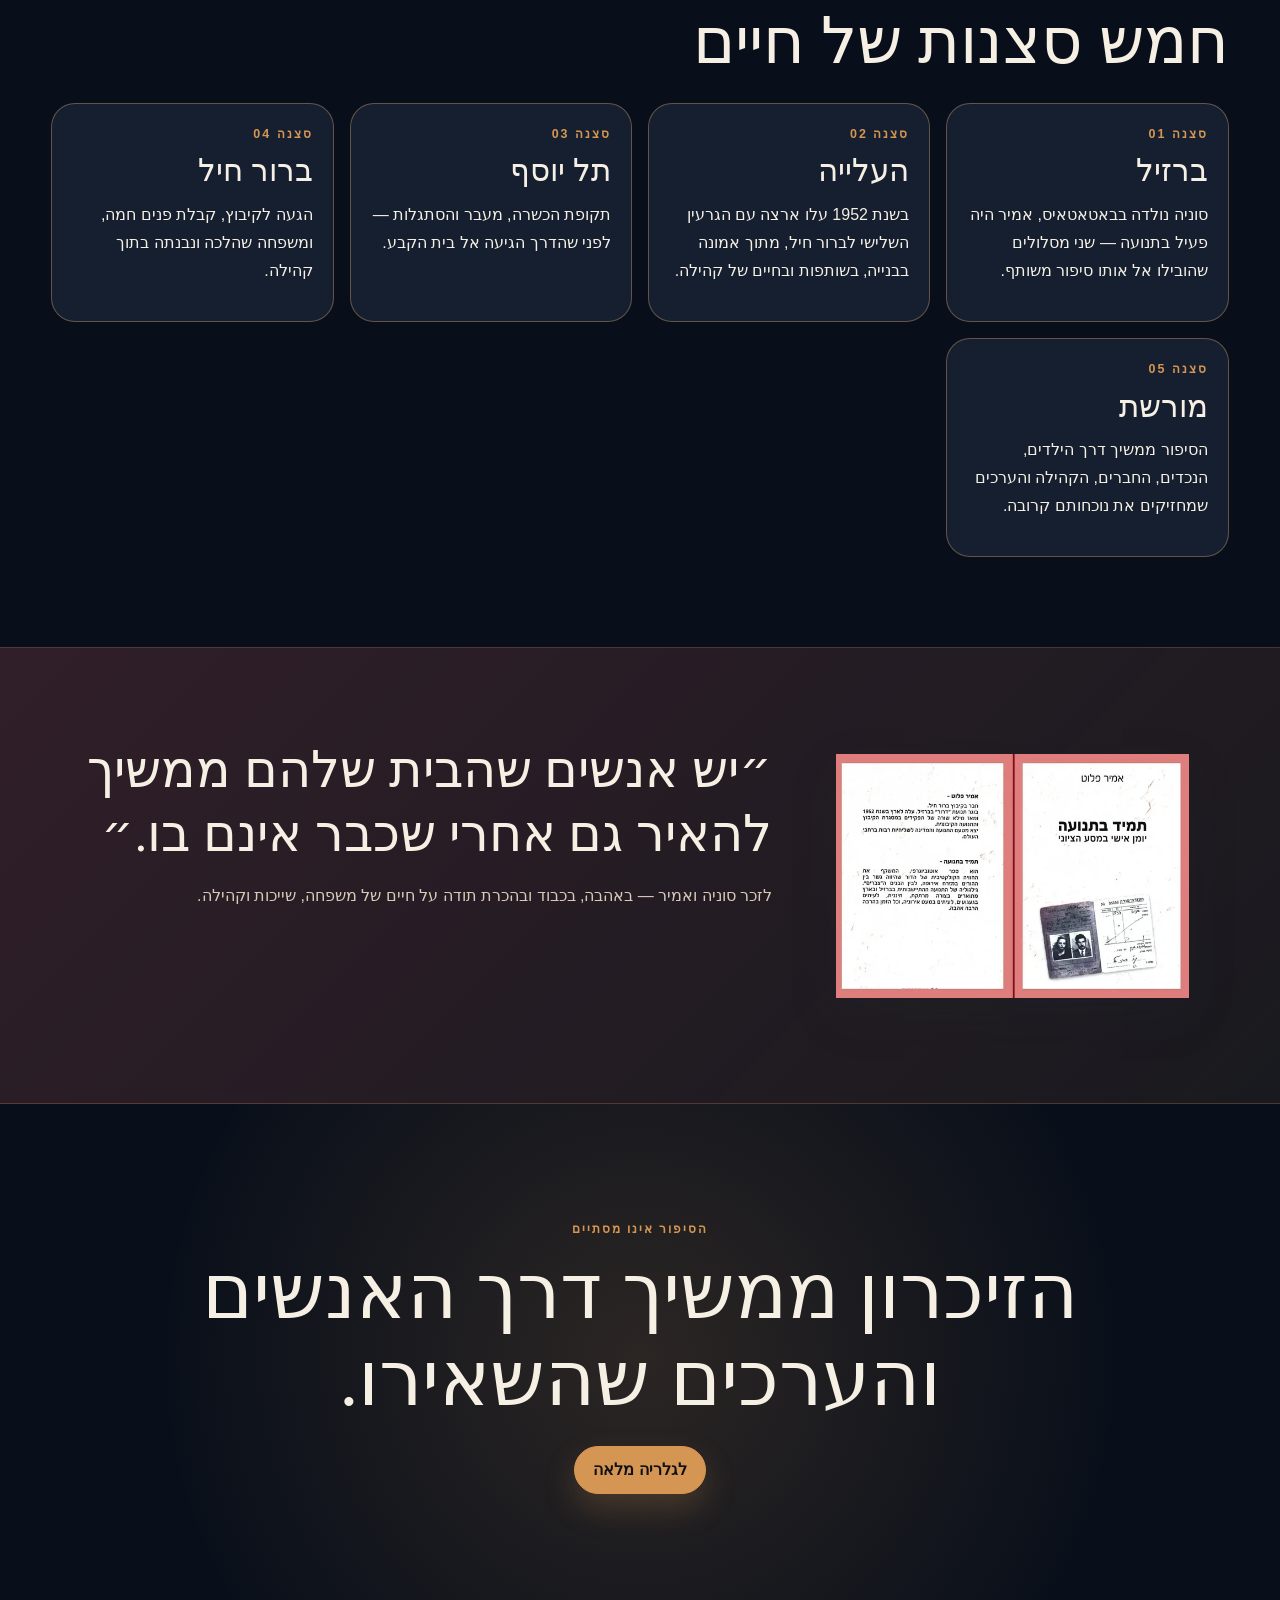
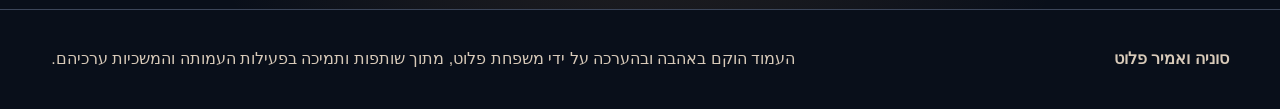
<file: option-7-cinematic/index.html>
<!DOCTYPE html>

<html dir="rtl" lang="he">
<head>
<meta charset="utf-8"/>
<meta content="width=device-width, initial-scale=1" name="viewport"/>
<title>קולנוע זיכרון | סוניה ואמיר פלוט</title>
<meta content="עמוד זיכרון לסוניה ואמיר פלוט בעיצוב קולנועי, המציג את סיפור חייהם כפרקים של משפחה, קהילה וערכים." name="description"/><meta content="website" property="og:type"/><meta content="קולנוע זיכרון | סוניה ואמיר פלוט" property="og:title"/><meta content="עמוד זיכרון לסוניה ואמיר פלוט בעיצוב קולנועי, המציג את סיפור חייהם כפרקים של משפחה, קהילה וערכים." property="og:description"/><meta content="assets/og-sonia-amir.webp" property="og:image"/><meta content="he_IL" property="og:locale"/><meta content="summary_large_image" name="twitter:card"/><meta content="קולנוע זיכרון | סוניה ואמיר פלוט" name="twitter:title"/><meta content="עמוד זיכרון לסוניה ואמיר פלוט בעיצוב קולנועי, המציג את סיפור חייהם כפרקים של משפחה, קהילה וערכים." name="twitter:description"/><meta content="assets/og-sonia-amir.webp" name="twitter:image"/>
<link href="assets/css/new-options.css" rel="stylesheet"/>
<script defer="" src="assets/js/new-options.js"></script>
</head>
<body class="page-cinema">
<a class="skip-link" href="#main">דילוג לתוכן המרכזי</a>
<header class="site-header memorial-site-header">
<a aria-label="לאתר העמותה" class="brand" href="/">
<span aria-hidden="true" class="brand-mark brand-logo-placeholder">לוגו</span>
<span>אתר העמותה</span>
</a>
<button aria-controls="site-nav" aria-expanded="false" aria-label="פתיחת תפריט" class="nav-toggle" data-nav-toggle="" type="button">
<span aria-hidden="true" data-menu-icon=""></span>
</button>
<nav aria-label="ניווט ראשי" class="site-nav" data-nav="" id="site-nav">
<a href="/">לאתר העמותה</a>
<a href="/memorials/">חזרה לעמודי ההנצחה</a>
<a href="gallery-full.html">גלריה</a>
</nav>
<a class="header-action" href="/memorials/"><span aria-hidden="true" data-arrow-icon=""></span> חזרה לעמודי ההנצחה</a>
</header>
<main id="main" tabindex="-1">
<section class="cinema-hero">
<div class="cinema-title">
<h1 class="display">סוניה ואמיר פלוט</h1>
<p class="dates">סוניה פלוט ז״ל: 12.6.1933–27.5.2025 · אמיר פלוט ז״ל: 7.7.1926–1.4.2025</p>
<p class="eyebrow">קולנוע זיכרון</p>
<p class="lead">סיפור חיים כמו סרט משפחתי: מעברים, שורשים, קהילה, ובמרכז — זוגיות שהשאירה אחריה אור וערכים.</p>
<div class="btn-row"><a class="btn" href="#scenes">לצפייה בפרקים</a><a class="btn secondary" href="gallery-full.html">כל התמונות</a></div>
</div>
<div class="cinema-frame">
<figure class="photo-cover"><img alt="סוניה ואמיר פלוט" class="" data-full="assets/shared-webp/photo-24.webp" decoding="async" height="866" loading="eager" src="assets/shared-webp/photo-24.webp" width="1275"/></figure>
<div class="cinema-caption"><p class="eyebrow">חיים שלמים בפריים אחד</p><p>סוניה ואמיר פלוט ז״ל</p></div>
</div>
</section>
<section class="section section-tight"><div class="container"><p class="eyebrow">פריימים מהחיים</p><h2>רצועת זיכרון</h2><div class="film-strip" style="margin-block-start:1rem">
<figure><div class="photo-cover"><img alt="חתונה וזיכרון ראשון" class="" data-full="assets/shared-webp/photo-14.webp" decoding="async" height="1100" loading="lazy" src="assets/thumbs-webp/photo-14.webp" width="619"/></div></figure><figure><div class="photo-cover"><img alt="טיול משותף" class="" data-full="assets/shared-webp/photo-10.webp" decoding="async" height="534" loading="lazy" src="assets/thumbs-webp/photo-10.webp" width="1100"/></div></figure><figure><div class="photo-cover"><img alt="משפחה יחד" class="" data-full="assets/shared-webp/photo-11.webp" decoding="async" height="825" loading="lazy" src="assets/thumbs-webp/photo-11.webp" width="1100"/></div></figure><figure><div class="photo-cover"><img alt="רגע ביתי" class="" data-full="assets/shared-webp/photo-12.webp" decoding="async" height="619" loading="lazy" src="assets/thumbs-webp/photo-12.webp" width="1100"/></div></figure><figure><div class="photo-cover"><img alt="חגיגה משפחתית" class="" data-full="assets/shared-webp/photo-13.webp" decoding="async" height="1100" loading="lazy" src="assets/thumbs-webp/photo-13.webp" width="1100"/></div></figure><figure><div class="photo-cover"><img alt="דרך משותפת" class="" data-full="assets/shared-webp/photo-16.webp" decoding="async" height="619" loading="lazy" src="assets/thumbs-webp/photo-16.webp" width="1100"/></div></figure>
</div></div></section>
<section class="section" id="scenes"><div class="container"><p class="eyebrow">הפרקים</p><h2>חמש סצנות של חיים</h2><div class="scene-grid" style="margin-block-start:1.5rem">
<article class="scene-card"><p class="eyebrow">סצנה 01</p><h3>ברזיל</h3><p>סוניה נולדה בבאטאטאיס, אמיר היה פעיל בתנועה — שני מסלולים שהובילו אל אותו סיפור משותף.</p></article>
<article class="scene-card"><p class="eyebrow">סצנה 02</p><h3>העלייה</h3><p>בשנת 1952 עלו ארצה עם הגרעין השלישי לברור חיל, מתוך אמונה בבנייה, בשותפות ובחיים של קהילה.</p></article>
<article class="scene-card"><p class="eyebrow">סצנה 03</p><h3>תל יוסף</h3><p>תקופת הכשרה, מעבר והסתגלות — לפני שהדרך הגיעה אל בית הקבע.</p></article>
<article class="scene-card"><p class="eyebrow">סצנה 04</p><h3>ברור חיל</h3><p>הגעה לקיבוץ, קבלת פנים חמה, ומשפחה שהלכה ונבנתה בתוך קהילה.</p></article>
<article class="scene-card"><p class="eyebrow">סצנה 05</p><h3>מורשת</h3><p>הסיפור ממשיך דרך הילדים, הנכדים, החברים, הקהילה והערכים שמחזיקים את נוכחותם קרובה.</p></article>
</div></div></section>
<section class="section cinema-quote"><figure class="photo-cover"><img alt="רגע משפחתי" class="" data-full="assets/shared-webp/photo-25.webp" decoding="async" height="720" loading="lazy" src="assets/thumbs-webp/photo-25.webp" width="1040"/></figure><div class="container"><blockquote>״יש אנשים שהבית שלהם ממשיך להאיר גם אחרי שכבר אינם בו.״</blockquote><p class="muted" style="margin-block-start:1rem">לזכר סוניה ואמיר — באהבה, בכבוד ובהכרת תודה על חיים של משפחה, שייכות וקהילה.</p></div></section>
<section class="cinema-ending"><div class="container"><p class="eyebrow">הסיפור אינו מסתיים</p><h2>הזיכרון ממשיך דרך האנשים והערכים שהשאירו.</h2><div class="btn-row" style="justify-content:center"><a class="btn" href="gallery-full.html">לגלריה מלאה</a></div></div></section>
</main><footer class="footer">
<div class="footer-inner footer-inner-stack">
<strong>סוניה ואמיר פלוט</strong>
<span>העמוד הוקם באהבה ובהערכה על ידי משפחת פלוט, מתוך שותפות ותמיכה בפעילות העמותה והמשכיות ערכיהם.</span>
</div>
</footer>
</body>
</html>
</file>
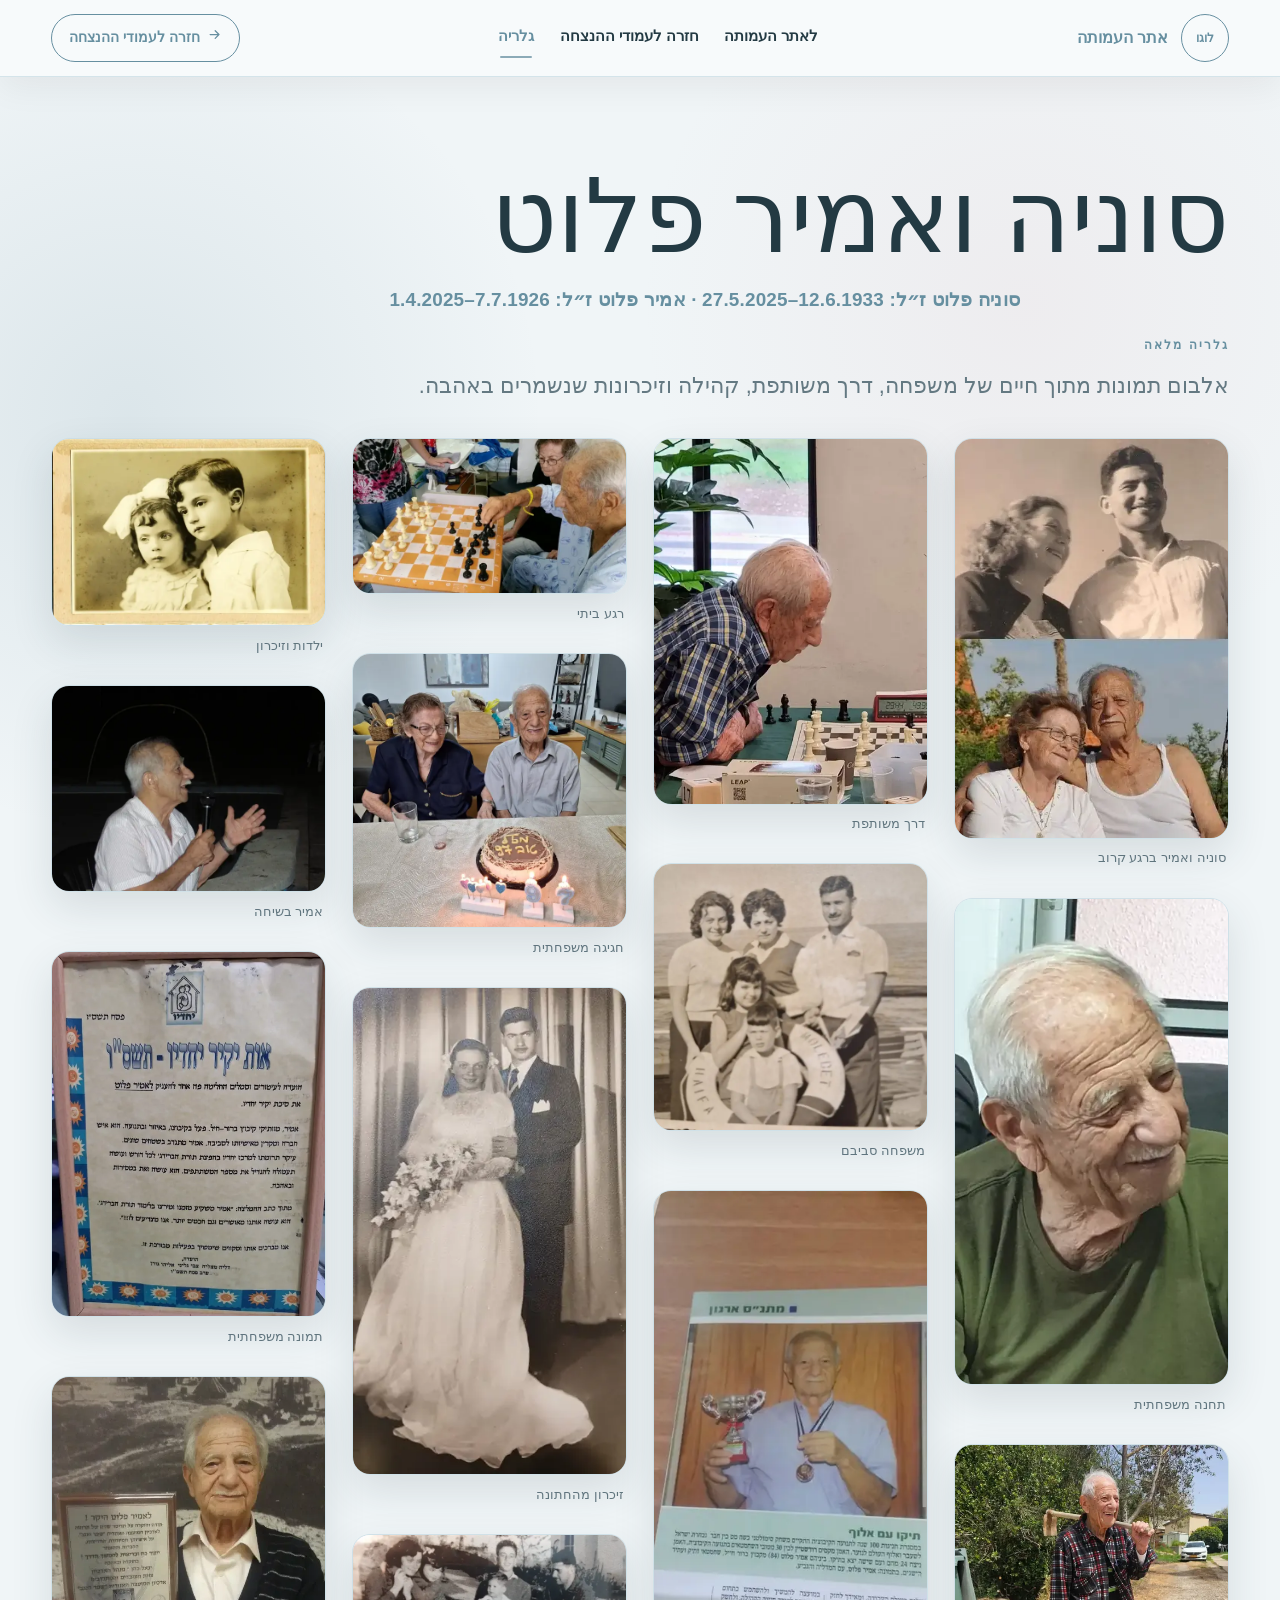
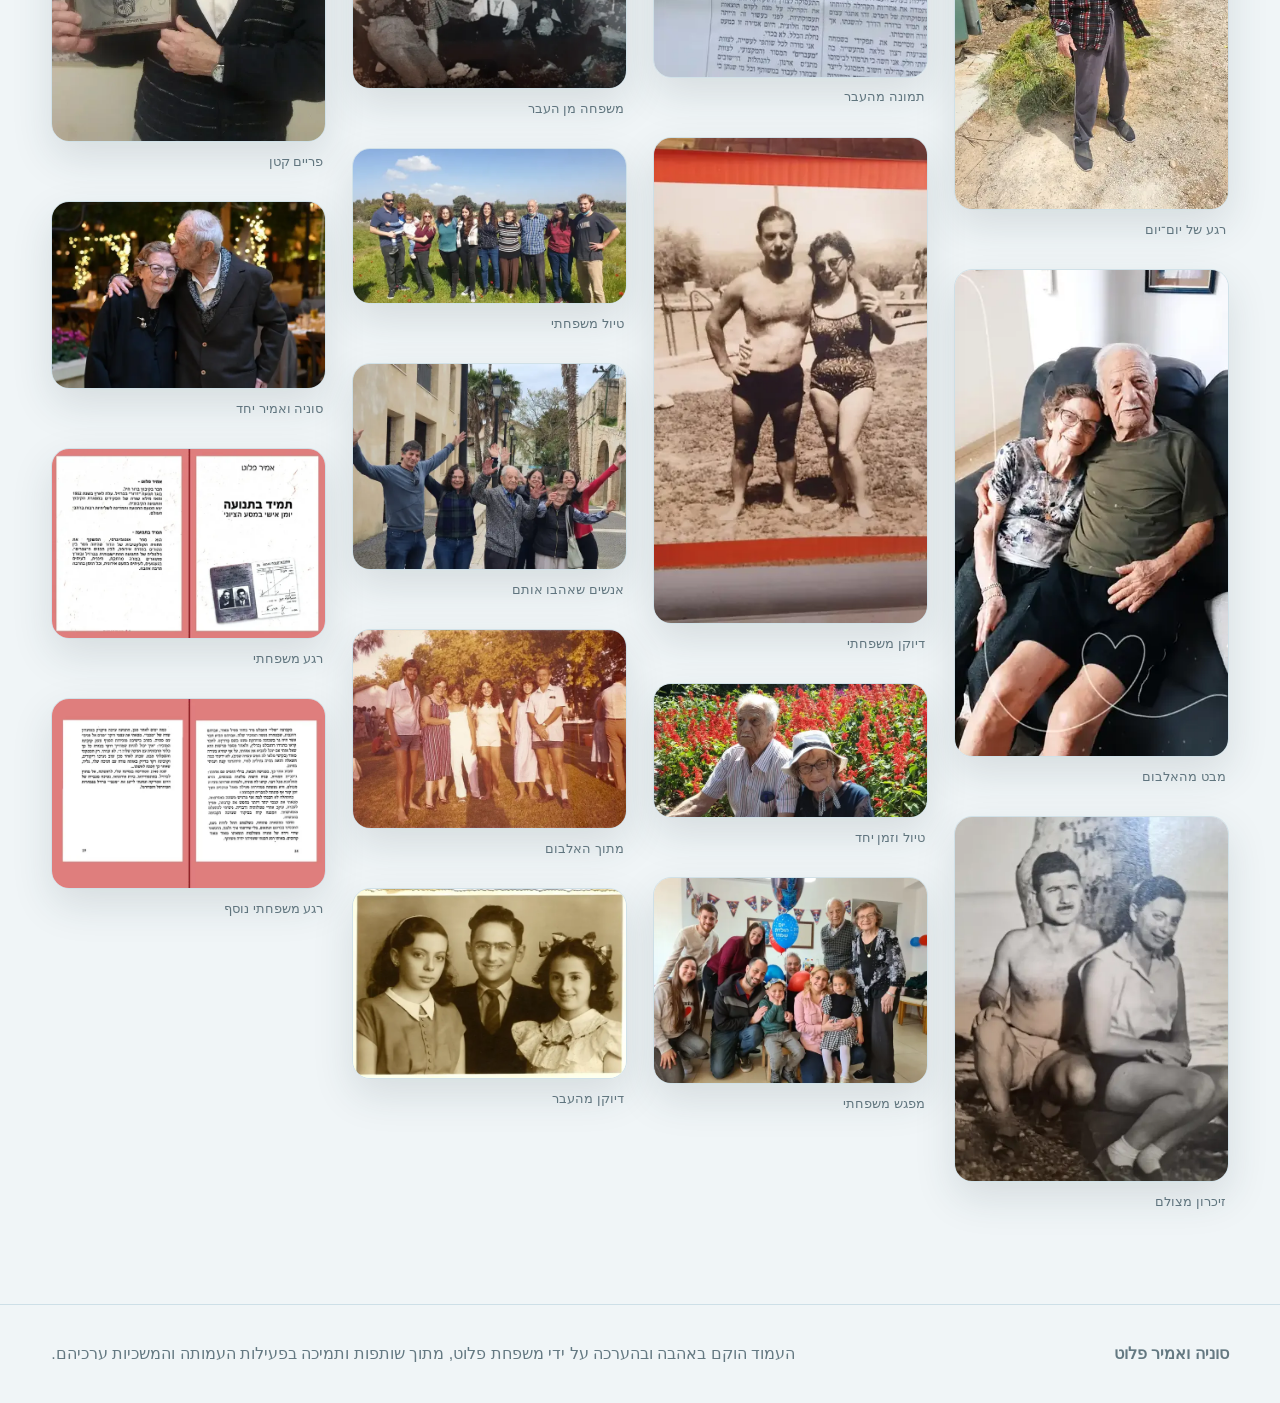
<file: option-4-journey-map/gallery-full.html>
<!DOCTYPE html>

<html dir="rtl" lang="he">
<head>
<meta charset="utf-8"/>
<meta content="width=device-width, initial-scale=1" name="viewport"/>
<title>גלריה מלאה | סוניה ואמיר פלוט</title>
<meta content="גלריית תמונות מלאה לזכר סוניה ואמיר פלוט, מתוך אלבום משפחתי של חיים משותפים, קהילה וזיכרונות." name="description"/><meta content="website" property="og:type"/><meta content="גלריה מלאה | סוניה ואמיר פלוט" property="og:title"/><meta content="גלריית תמונות מלאה לזכר סוניה ואמיר פלוט, מתוך אלבום משפחתי של חיים משותפים, קהילה וזיכרונות." property="og:description"/><meta content="assets/og-sonia-amir.webp" property="og:image"/><meta content="he_IL" property="og:locale"/><meta content="summary_large_image" name="twitter:card"/><meta content="גלריה מלאה | סוניה ואמיר פלוט" name="twitter:title"/><meta content="גלריית תמונות מלאה לזכר סוניה ואמיר פלוט, מתוך אלבום משפחתי של חיים משותפים, קהילה וזיכרונות." name="twitter:description"/><meta content="assets/og-sonia-amir.webp" name="twitter:image"/>
<link href="assets/css/new-options.css" rel="stylesheet"/>
<script defer="" src="assets/js/new-options.js"></script>
</head>
<body class="page-all-gallery">
<a class="skip-link" href="#main">דילוג לתוכן המרכזי</a>
<header class="site-header memorial-site-header">
<a aria-label="לאתר העמותה" class="brand" href="/">
<span aria-hidden="true" class="brand-mark brand-logo-placeholder">לוגו</span>
<span>אתר העמותה</span>
</a>
<button aria-controls="site-nav" aria-expanded="false" aria-label="פתיחת תפריט" class="nav-toggle" data-nav-toggle="" type="button">
<span aria-hidden="true" data-menu-icon=""></span>
</button>
<nav aria-label="ניווט ראשי" class="site-nav" data-nav="" id="site-nav">
<a href="/">לאתר העמותה</a>
<a href="/memorials/">חזרה לעמודי ההנצחה</a>
<a href="gallery-full.html">גלריה</a>
</nav>
<a class="header-action" href="/memorials/"><span aria-hidden="true" data-arrow-icon=""></span> חזרה לעמודי ההנצחה</a>
</header>
<main id="main" tabindex="-1">
<section class="section">
<div class="container">
<h1 class="display">סוניה ואמיר פלוט</h1>
<p class="dates">סוניה פלוט ז״ל: 12.6.1933–27.5.2025 · אמיר פלוט ז״ל: 7.7.1926–1.4.2025</p>
<p class="eyebrow">גלריה מלאה</p>
<p class="lead muted">אלבום תמונות מתוך חיים של משפחה, דרך משותפת, קהילה וזיכרונות שנשמרים באהבה.</p>
<div class="all-gallery-grid" style="margin-block-start:2rem"><figure><div class="photo-cover"><img alt="סוניה ואמיר ברגע קרוב" class="" data-full="assets/shared-webp/photo-01.webp" decoding="async" height="686" loading="eager" src="assets/thumbs-webp/photo-01.webp" width="471"/></div><figcaption class="caption">סוניה ואמיר ברגע קרוב</figcaption></figure><figure><div class="photo-cover"><img alt="תחנה משפחתית" class="" data-full="assets/shared-webp/photo-02.webp" decoding="async" height="1100" loading="lazy" src="assets/thumbs-webp/photo-02.webp" width="619"/></div><figcaption class="caption">תחנה משפחתית</figcaption></figure><figure><div class="photo-cover"><img alt="רגע של יום־יום" class="" data-full="assets/shared-webp/photo-03.webp" decoding="async" height="1100" loading="lazy" src="assets/thumbs-webp/photo-03.webp" width="825"/></div><figcaption class="caption">רגע של יום־יום</figcaption></figure><figure><div class="photo-cover"><img alt="מבט מהאלבום" class="" data-full="assets/shared-webp/photo-04.webp" decoding="async" height="1100" loading="lazy" src="assets/thumbs-webp/photo-04.webp" width="618"/></div><figcaption class="caption">מבט מהאלבום</figcaption></figure><figure><div class="photo-cover"><img alt="זיכרון מצולם" class="" data-full="assets/shared-webp/photo-05.webp" decoding="async" height="1100" loading="lazy" src="assets/thumbs-webp/photo-05.webp" width="825"/></div><figcaption class="caption">זיכרון מצולם</figcaption></figure><figure><div class="photo-cover"><img alt="דרך משותפת" class="" data-full="assets/shared-webp/photo-06.webp" decoding="async" height="1100" loading="lazy" src="assets/thumbs-webp/photo-06.webp" width="825"/></div><figcaption class="caption">דרך משותפת</figcaption></figure><figure><div class="photo-cover"><img alt="משפחה סביבם" class="" data-full="assets/shared-webp/photo-07.webp" decoding="async" height="1069" loading="lazy" src="assets/thumbs-webp/photo-07.webp" width="1100"/></div><figcaption class="caption">משפחה סביבם</figcaption></figure><figure><div class="photo-cover"><img alt="תמונה מהעבר" class="" data-full="assets/shared-webp/photo-08.webp" decoding="async" height="1100" loading="lazy" src="assets/thumbs-webp/photo-08.webp" width="619"/></div><figcaption class="caption">תמונה מהעבר</figcaption></figure><figure><div class="photo-cover"><img alt="דיוקן משפחתי" class="" data-full="assets/shared-webp/photo-09.webp" decoding="async" height="1100" loading="lazy" src="assets/thumbs-webp/photo-09.webp" width="619"/></div><figcaption class="caption">דיוקן משפחתי</figcaption></figure><figure><div class="photo-cover"><img alt="טיול וזמן יחד" class="" data-full="assets/shared-webp/photo-10.webp" decoding="async" height="534" loading="lazy" src="assets/thumbs-webp/photo-10.webp" width="1100"/></div><figcaption class="caption">טיול וזמן יחד</figcaption></figure><figure><div class="photo-cover"><img alt="מפגש משפחתי" class="" data-full="assets/shared-webp/photo-11.webp" decoding="async" height="825" loading="lazy" src="assets/thumbs-webp/photo-11.webp" width="1100"/></div><figcaption class="caption">מפגש משפחתי</figcaption></figure><figure><div class="photo-cover"><img alt="רגע ביתי" class="" data-full="assets/shared-webp/photo-12.webp" decoding="async" height="619" loading="lazy" src="assets/thumbs-webp/photo-12.webp" width="1100"/></div><figcaption class="caption">רגע ביתי</figcaption></figure><figure><div class="photo-cover"><img alt="חגיגה משפחתית" class="" data-full="assets/shared-webp/photo-13.webp" decoding="async" height="1100" loading="lazy" src="assets/thumbs-webp/photo-13.webp" width="1100"/></div><figcaption class="caption">חגיגה משפחתית</figcaption></figure><figure><div class="photo-cover"><img alt="זיכרון מהחתונה" class="" data-full="assets/shared-webp/photo-14.webp" decoding="async" height="1100" loading="lazy" src="assets/thumbs-webp/photo-14.webp" width="619"/></div><figcaption class="caption">זיכרון מהחתונה</figcaption></figure><figure><div class="photo-cover"><img alt="משפחה מן העבר" class="" data-full="assets/shared-webp/photo-15.webp" decoding="async" height="619" loading="lazy" src="assets/thumbs-webp/photo-15.webp" width="1100"/></div><figcaption class="caption">משפחה מן העבר</figcaption></figure><figure><div class="photo-cover"><img alt="טיול משפחתי" class="" data-full="assets/shared-webp/photo-16.webp" decoding="async" height="619" loading="lazy" src="assets/thumbs-webp/photo-16.webp" width="1100"/></div><figcaption class="caption">טיול משפחתי</figcaption></figure><figure><div class="photo-cover"><img alt="אנשים שאהבו אותם" class="" data-full="assets/shared-webp/photo-17.webp" decoding="async" height="825" loading="lazy" src="assets/thumbs-webp/photo-17.webp" width="1100"/></div><figcaption class="caption">אנשים שאהבו אותם</figcaption></figure><figure><div class="photo-cover"><img alt="מתוך האלבום" class="" data-full="assets/shared-webp/photo-18.webp" decoding="async" height="698" loading="lazy" src="assets/thumbs-webp/photo-18.webp" width="962"/></div><figcaption class="caption">מתוך האלבום</figcaption></figure><figure><div class="photo-cover"><img alt="דיוקן מהעבר" class="" data-full="assets/shared-webp/photo-19.webp" decoding="async" height="762" loading="lazy" src="assets/thumbs-webp/photo-19.webp" width="1100"/></div><figcaption class="caption">דיוקן מהעבר</figcaption></figure><figure><div class="photo-cover"><img alt="ילדות וזיכרון" class="" data-full="assets/shared-webp/photo-20.webp" decoding="async" height="747" loading="lazy" src="assets/thumbs-webp/photo-20.webp" width="1100"/></div><figcaption class="caption">ילדות וזיכרון</figcaption></figure><figure><div class="photo-cover"><img alt="אמיר בשיחה" class="" data-full="assets/shared-webp/photo-21.webp" decoding="async" height="825" loading="lazy" src="assets/thumbs-webp/photo-21.webp" width="1100"/></div><figcaption class="caption">אמיר בשיחה</figcaption></figure><figure><div class="photo-cover"><img alt="תמונה משפחתית" class="" data-full="assets/shared-webp/photo-22.webp" decoding="async" height="1100" loading="lazy" src="assets/thumbs-webp/photo-22.webp" width="825"/></div><figcaption class="caption">תמונה משפחתית</figcaption></figure><figure><div class="photo-cover"><img alt="פריים קטן" class="" data-full="assets/shared-webp/photo-23.webp" decoding="async" height="640" loading="lazy" src="assets/thumbs-webp/photo-23.webp" width="480"/></div><figcaption class="caption">פריים קטן</figcaption></figure><figure><div class="photo-cover"><img alt="סוניה ואמיר יחד" class="" data-full="assets/shared-webp/photo-24.webp" decoding="async" height="866" loading="lazy" src="assets/thumbs-webp/photo-24.webp" width="1275"/></div><figcaption class="caption">סוניה ואמיר יחד</figcaption></figure><figure><div class="photo-cover"><img alt="רגע משפחתי" class="" data-full="assets/shared-webp/photo-25.webp" decoding="async" height="720" loading="lazy" src="assets/thumbs-webp/photo-25.webp" width="1040"/></div><figcaption class="caption">רגע משפחתי</figcaption></figure><figure><div class="photo-cover"><img alt="רגע משפחתי נוסף" class="" data-full="assets/shared-webp/photo-26.webp" decoding="async" height="720" loading="lazy" src="assets/thumbs-webp/photo-26.webp" width="1040"/></div><figcaption class="caption">רגע משפחתי נוסף</figcaption></figure></div>
</div>
</section>
</main><footer class="footer">
<div class="footer-inner footer-inner-stack">
<strong>סוניה ואמיר פלוט</strong>
<span>העמוד הוקם באהבה ובהערכה על ידי משפחת פלוט, מתוך שותפות ותמיכה בפעילות העמותה והמשכיות ערכיהם.</span>
</div>
</footer>
</body>
</html>
</file>
<file: option-4-journey-map/assets/css/new-options.css>
:root {
  --font-serif: Georgia, 'Times New Roman', serif;
  --font-sans: Arial, 'Noto Sans Hebrew', 'Segoe UI', sans-serif;
  --radius-xl: 34px;
  --radius-lg: 22px;
  --shadow-soft: 0 24px 70px rgba(39, 32, 22, .14);
  --shadow-strong: 0 30px 90px rgba(0, 0, 0, .22);
  --page-pad: clamp(1rem, 4vw, 4rem);
}

* { box-sizing: border-box; }
html { scroll-behavior: smooth; }
body {
  margin: 0;
  direction: rtl;
  text-align: right;
  font-family: var(--font-sans);
  color: var(--ink, #2f2922);
  background: var(--bg, #f7f1e7);
  line-height: 1.75;
  overflow-x: hidden;
}
a { color: inherit; text-decoration: none; }
img { display: block; max-width: 100%; height: auto; }
button, input, textarea { font: inherit; }

.skip-link {
  position: absolute;
  inset-block-start: .75rem;
  inset-inline-start: .75rem;
  z-index: 50;
  padding: .65rem 1rem;
  background: #fff;
  color: #111;
  border-radius: 999px;
  transform: translateY(-140%);
  transition: transform .2s ease;
}
.skip-link:focus { transform: translateY(0); }

.site-header {
  position: sticky;
  inset-block-start: 0;
  z-index: 20;
  display: flex;
  align-items: center;
  justify-content: space-between;
  gap: 1rem;
  padding-block: .85rem;
  padding-inline: var(--page-pad);
  background: color-mix(in srgb, var(--header-bg, #fbf7ee) 86%, transparent);
  border-block-end: 1px solid color-mix(in srgb, var(--line, #d5c2a4) 72%, transparent);
  backdrop-filter: blur(16px);
}
.brand {
  display: inline-flex;
  align-items: center;
  gap: .8rem;
  font-weight: 800;
  letter-spacing: .08em;
  color: var(--brand, var(--accent, #b78942));
  white-space: nowrap;
}
.brand-mark {
  inline-size: 3rem;
  block-size: 3rem;
  display: grid;
  place-items: center;
  border: 1px solid currentColor;
  border-radius: 50%;
  font-family: var(--font-serif);
  font-size: 1.05rem;
  letter-spacing: 0;
}
.nav-toggle {
  display: none;
  inline-size: 3rem;
  block-size: 3rem;
  border: 1px solid color-mix(in srgb, var(--accent, #b78942) 70%, transparent);
  border-radius: 999px;
  background: transparent;
  color: var(--ink, #2f2922);
  cursor: pointer;
}
.nav-toggle svg { inline-size: 1.4rem; block-size: 1.4rem; }
.site-nav {
  display: flex;
  align-items: center;
  justify-content: center;
  gap: clamp(.7rem, 2vw, 2.1rem);
  font-size: .92rem;
  font-weight: 700;
}
.site-nav a {
  padding-block: .45rem;
  border-block-end: 2px solid transparent;
}
.site-nav a:hover,
.site-nav a:focus-visible,
.site-nav a.is-active { color: var(--accent, #b78942); border-block-end-color: currentColor; }
.header-action {
  display: inline-flex;
  align-items: center;
  gap: .45rem;
  padding: .7rem 1.05rem;
  border: 1px solid var(--accent, #b78942);
  color: var(--accent, #b78942);
  border-radius: 999px;
  font-size: .86rem;
  font-weight: 800;
}
.header-action svg,
.ui-icon { inline-size: 1.1em; block-size: 1.1em; }

main { min-block-size: 70vh; }
.section { padding-block: clamp(3.5rem, 7vw, 7rem); padding-inline: var(--page-pad); }
.section-tight { padding-block: clamp(2rem, 4vw, 4.5rem); }
.container { max-inline-size: 1180px; margin-inline: auto; }
.eyebrow {
  margin: 0 0 .55rem;
  color: var(--accent, #b78942);
  font-weight: 800;
  letter-spacing: .16em;
  text-transform: uppercase;
  font-size: .78rem;
}
.display {
  font-family: var(--font-serif);
  font-weight: 500;
  line-height: 1.02;
  margin: 0;
  font-size: clamp(3.1rem, 8vw, 8rem);
}
h1, h2, h3 { font-family: var(--font-serif); line-height: 1.13; }
h2 { margin: 0; font-size: clamp(2.1rem, 5vw, 4.6rem); font-weight: 500; }
h3 { margin: 0 0 .75rem; font-size: clamp(1.45rem, 2.4vw, 2.1rem); font-weight: 500; }
p { margin-block: 0 1rem; }
.lead { font-size: clamp(1.05rem, 1.8vw, 1.35rem); line-height: 1.9; }
.muted { color: var(--muted, #6f6257); }
.btn-row { display: flex; flex-wrap: wrap; gap: .8rem; margin-block-start: 1.4rem; }
.btn {
  display: inline-flex;
  align-items: center;
  justify-content: center;
  gap: .55rem;
  min-block-size: 3rem;
  padding-inline: 1.15rem;
  border-radius: 999px;
  border: 1px solid var(--accent, #b78942);
  background: var(--accent, #b78942);
  color: var(--btn-text, #fffaf0);
  font-weight: 800;
}
.btn.secondary { background: transparent; color: var(--accent, #b78942); }
.btn svg { inline-size: 1.15rem; block-size: 1.15rem; }

.photo-cover,
.photo-contain {
  position: relative;
  overflow: hidden;
  background: color-mix(in srgb, var(--line, #d5c2a4) 35%, transparent);
}
.photo-cover img,
.photo-contain img {
  inline-size: 100%;
  block-size: 100%;
}
.photo-cover img { object-fit: cover; object-position: center; }
.photo-contain img { object-fit: contain; }
.caption {
  font-size: .82rem;
  color: var(--muted, #6f6257);
  margin-block-start: .65rem;
}

/* shared gallery and lightbox */
.clickable-photo { cursor: zoom-in; }
.lightbox {
  position: fixed;
  inset: 0;
  z-index: 100;
  display: none;
  place-items: center;
  padding: 1rem;
  background: rgba(8, 8, 8, .86);
}
.lightbox.is-open { display: grid; }
.lightbox img {
  max-inline-size: min(1100px, 94vw);
  max-block-size: 86vh;
  object-fit: contain;
  border-radius: 12px;
  box-shadow: 0 20px 80px rgba(0,0,0,.55);
}
.lightbox button {
  position: absolute;
  inset-block-start: 1rem;
  inset-inline-end: 1rem;
  inline-size: 3.1rem;
  block-size: 3.1rem;
  display: grid;
  place-items: center;
  border: 1px solid rgba(255,255,255,.55);
  border-radius: 999px;
  background: rgba(255,255,255,.1);
  color: #fff;
  cursor: pointer;
}

/* index */
.index-page {
  --bg: #f5efe5;
  --header-bg: #f8f1e7;
  --ink: #2d261f;
  --muted: #6d6258;
  --accent: #ad7e42;
  --line: #d8c5a9;
}
.index-hero {
  min-block-size: 58vh;
  display: grid;
  place-items: center;
  padding: clamp(4rem, 9vw, 8rem) var(--page-pad);
  background:
    radial-gradient(circle at 18% 20%, rgba(173,126,66,.16), transparent 28rem),
    linear-gradient(135deg, #fffaf2, #efe5d8);
}
.index-hero-inner { max-inline-size: 900px; text-align: center; }
.index-grid {
  display: grid;
  grid-template-columns: repeat(auto-fit, minmax(250px, 1fr));
  gap: 1.2rem;
}
.index-card {
  display: grid;
  gap: 1rem;
  min-block-size: 260px;
  padding: 1.2rem;
  border-radius: 28px;
  background: #fffaf2;
  border: 1px solid rgba(173,126,66,.22);
  box-shadow: var(--shadow-soft);
  transition: transform .2s ease, box-shadow .2s ease;
}
.index-card:hover { transform: translateY(-4px); box-shadow: 0 26px 70px rgba(39, 32, 22, .2); }
.index-card .photo-cover { aspect-ratio: 16/10; border-radius: 20px; }
.index-card strong { font-family: var(--font-serif); font-size: 1.55rem; line-height: 1.2; }

/* Option 4: Journey Map */
.page-map {
  --bg: #f5efe2;
  --header-bg: #f7f0e5;
  --ink: #2f332b;
  --muted: #687160;
  --accent: #b96f4b;
  --accent-2: #66806a;
  --line: #dcc8a8;
  --btn-text: #fffaf1;
  background:
    radial-gradient(circle at 85% 10%, rgba(102,128,106,.16), transparent 26rem),
    radial-gradient(circle at 14% 60%, rgba(185,111,75,.12), transparent 28rem),
    var(--bg);
}
.map-hero {
  padding: clamp(3rem, 7vw, 6rem) var(--page-pad) clamp(4rem, 8vw, 8rem);
  position: relative;
  overflow: hidden;
}
.map-hero::before {
  content: '';
  position: absolute;
  inset: 8% 4% auto auto;
  inline-size: min(52rem, 82vw);
  block-size: min(34rem, 48vw);
  border: 1px dashed rgba(102,128,106,.35);
  border-radius: 55% 45% 60% 40%;
  transform: rotate(-8deg);
  pointer-events: none;
}
.map-hero-grid {
  max-inline-size: 1240px;
  margin-inline: auto;
  display: grid;
  grid-template-columns: minmax(0, .96fr) minmax(0, 1.04fr);
  gap: clamp(2rem, 6vw, 6rem);
  align-items: center;
}
.map-title-card {
  position: relative;
  z-index: 2;
  padding: clamp(1.5rem, 3vw, 3.2rem);
  border-radius: 36px;
  background: rgba(255, 250, 241, .76);
  border: 1px solid rgba(185,111,75,.25);
  box-shadow: var(--shadow-soft);
}
.map-title-card .display { color: #2e352e; }
.map-title-card .dates { color: var(--accent); font-weight: 800; margin-block: 1rem 1.25rem; }
.map-portrait-wrap {
  position: relative;
  min-block-size: 540px;
}
.map-portrait-main {
  aspect-ratio: 4/5;
  border-radius: 45% 45% 32px 32px;
  box-shadow: var(--shadow-strong);
  border: 10px solid rgba(255,250,241,.85);
}
.map-portrait-main img { object-position: 48% 48%; }
.map-location {
  position: absolute;
  inset-block-end: 2rem;
  inset-inline-start: -1rem;
  max-inline-size: 260px;
  padding: 1.1rem;
  border-radius: 24px;
  background: #fff7eb;
  border: 1px solid rgba(102,128,106,.25);
  box-shadow: var(--shadow-soft);
}
.route-grid {
  display: grid;
  grid-template-columns: repeat(auto-fit, minmax(210px, 1fr));
  gap: 1rem;
}
.route-card {
  position: relative;
  padding: 1.25rem;
  border-radius: 26px;
  background: #fff8ee;
  border: 1px solid rgba(102,128,106,.18);
}
.route-card::before {
  content: attr(data-step);
  display: grid;
  place-items: center;
  inline-size: 2.4rem;
  block-size: 2.4rem;
  border-radius: 50%;
  margin-block-end: 1rem;
  background: var(--accent-2);
  color: white;
  font-weight: 900;
}
.voice-panel {
  display: grid;
  grid-template-columns: repeat(2, minmax(0,1fr));
  gap: 1rem;
}
.voice-card {
  padding: clamp(1.3rem, 3vw, 2.2rem);
  border-radius: 30px;
  background: #fffaf1;
  border: 1px solid rgba(185,111,75,.22);
  box-shadow: var(--shadow-soft);
}
.map-ribbon-gallery {
  display: grid;
  grid-template-columns: 1.2fr .8fr 1fr .9fr;
  gap: 1rem;
  align-items: stretch;
}
.map-ribbon-gallery figure { margin: 0; }
.map-ribbon-gallery .photo-cover { border-radius: 28px; box-shadow: var(--shadow-soft); }
.map-ribbon-gallery figure:nth-child(1) .photo-cover { aspect-ratio: 4/5; }
.map-ribbon-gallery figure:nth-child(2) { margin-block-start: 4rem; }
.map-ribbon-gallery figure:nth-child(2) .photo-cover { aspect-ratio: 1/1; }
.map-ribbon-gallery figure:nth-child(3) .photo-cover { aspect-ratio: 4/3; }
.map-ribbon-gallery figure:nth-child(4) { margin-block-start: 2rem; }
.map-ribbon-gallery figure:nth-child(4) .photo-cover { aspect-ratio: 3/4; }
.doc-strip { display: grid; grid-template-columns: repeat(auto-fit, minmax(240px, 1fr)); gap: 1rem; }
.doc-card { padding: 1.35rem; border-radius: 24px; background: #efe4d2; border: 1px solid rgba(185,111,75,.2); }

/* Option 5: Family Archive */
.page-archive {
  --bg: #efe1d4;
  --header-bg: #f3e5d8;
  --ink: #372a25;
  --muted: #78655d;
  --accent: #b05d47;
  --accent-2: #8d6f8b;
  --line: #d6b69e;
  --btn-text: #fff9f5;
  background:
    linear-gradient(90deg, rgba(176,93,71,.08) 1px, transparent 1px),
    linear-gradient(0deg, rgba(176,93,71,.06) 1px, transparent 1px),
    var(--bg);
  background-size: 64px 64px;
}
.archive-hero {
  padding: clamp(2rem, 6vw, 5rem) var(--page-pad) clamp(4rem, 7vw, 7rem);
}
.archive-board {
  max-inline-size: 1280px;
  margin-inline: auto;
  display: grid;
  grid-template-columns: minmax(280px, .75fr) minmax(0, 1.25fr);
  gap: clamp(1.25rem, 4vw, 3rem);
  align-items: stretch;
}
.archive-title-note {
  padding: clamp(1.4rem, 3vw, 2.4rem);
  border-radius: 30px;
  background: #fff8ef;
  box-shadow: var(--shadow-soft);
  position: relative;
}
.archive-title-note::before {
  content: '';
  position: absolute;
  inset-block-start: -.75rem;
  inset-inline-start: 2rem;
  inline-size: 6rem;
  block-size: 1.7rem;
  background: rgba(255,255,255,.45);
  border: 1px solid rgba(176,93,71,.1);
  transform: rotate(-3deg);
}
.archive-title-note .display { font-size: clamp(3rem, 7vw, 7rem); }
.archive-collage {
  display: grid;
  grid-template-columns: 1fr .82fr;
  grid-template-rows: 320px 230px;
  gap: 1rem;
}
.archive-collage figure {
  margin: 0;
  background: #fff8ef;
  padding: .75rem;
  border-radius: 20px;
  box-shadow: var(--shadow-soft);
  transform: rotate(var(--tilt, 0deg));
}
.archive-collage figure:nth-child(1) { grid-row: span 2; --tilt: 1.5deg; }
.archive-collage figure:nth-child(2) { --tilt: -2deg; }
.archive-collage figure:nth-child(3) { --tilt: 2.5deg; }
.archive-collage .photo-cover { block-size: 100%; border-radius: 14px; }
.scrapbook-row {
  display: grid;
  grid-template-columns: minmax(240px,.75fr) minmax(0,1.25fr);
  gap: 1rem;
  align-items: start;
}
.scrap-aside { position: sticky; inset-block-start: 6rem; padding: 1.25rem; border-inline-start: 3px solid var(--accent); }
.scrap-cards { display: grid; gap: 1rem; }
.scrap-card {
  padding: 1.35rem;
  border-radius: 26px;
  background: color-mix(in srgb, #fff8ef 88%, var(--accent-2));
  border: 1px solid rgba(176,93,71,.17);
}
.memory-tags { display: flex; flex-wrap: wrap; gap: .7rem; }
.memory-tags span { padding: .75rem 1rem; border-radius: 999px; background: #f7ece1; border: 1px solid rgba(176,93,71,.16); font-weight: 700; }
.archive-masonry { columns: 3 260px; column-gap: 1rem; }
.archive-masonry figure { break-inside: avoid; margin: 0 0 1rem; padding: .65rem; background: #fff8ef; border-radius: 18px; box-shadow: var(--shadow-soft); }
.archive-masonry .photo-cover { border-radius: 12px; aspect-ratio: 4/3; }
.archive-masonry figure:nth-child(3n+1) .photo-cover { aspect-ratio: 3/4; }
.archive-masonry figure:nth-child(4n) .photo-cover { aspect-ratio: 1/1; }

/* Option 6: Quiet Blue */
.page-blue {
  --bg: #edf5f7;
  --header-bg: #f3fafb;
  --ink: #20343d;
  --muted: #5f7480;
  --accent: #5f93a5;
  --accent-2: #d9a0a6;
  --line: #c2dbe3;
  --btn-text: #f8feff;
  background:
    radial-gradient(circle at 12% 10%, rgba(217,160,166,.18), transparent 25rem),
    linear-gradient(180deg, #f6fbfc, #edf5f7 45%, #f8fbfa);
}
.blue-hero {
  padding: clamp(3rem, 7vw, 7rem) var(--page-pad);
}
.blue-layout {
  max-inline-size: 1240px;
  margin-inline: auto;
  display: grid;
  grid-template-columns: 1fr minmax(300px, .72fr);
  gap: clamp(1.5rem, 5vw, 5rem);
  align-items: end;
}
.blue-heading {
  border-block-start: 1px solid var(--line);
  padding-block-start: clamp(1.4rem, 3vw, 2.5rem);
}
.blue-heading .display { color: #17313b; font-size: clamp(4rem, 11vw, 11rem); letter-spacing: -.04em; }
.blue-hero-photo {
  aspect-ratio: 4/5;
  border-radius: 42px;
  box-shadow: var(--shadow-soft);
  border: 1rem solid rgba(255,255,255,.72);
}
.blue-dates {
  display: grid;
  grid-template-columns: repeat(2, minmax(0,1fr));
  gap: .8rem;
  margin-block-start: 1.5rem;
}
.blue-date-card {
  padding: 1rem;
  border-radius: 20px;
  background: rgba(255,255,255,.72);
  border: 1px solid var(--line);
}
.blue-story-grid {
  display: grid;
  grid-template-columns: minmax(220px,.58fr) minmax(0,1.42fr);
  gap: clamp(1rem, 4vw, 4rem);
}
.blue-index-list { display: grid; gap: .7rem; }
.blue-index-list a { padding: .8rem 1rem; border-radius: 18px; background: rgba(255,255,255,.62); border: 1px solid var(--line); font-weight: 800; }
.blue-panels { display: grid; grid-template-columns: repeat(2, minmax(0,1fr)); gap: 1rem; }
.blue-panel { padding: 1.35rem; border-radius: 28px; background: rgba(255,255,255,.78); border: 1px solid var(--line); }
.blue-photo-wall { display: grid; grid-template-columns: 1.2fr .8fr 1fr; gap: 1rem; align-items: stretch; }
.blue-photo-wall figure { margin: 0; }
.blue-photo-wall .photo-cover { border-radius: 26px; box-shadow: var(--shadow-soft); aspect-ratio: 4/3; }
.blue-photo-wall figure:nth-child(1) { grid-row: span 2; }
.blue-photo-wall figure:nth-child(1) .photo-cover { block-size: 100%; aspect-ratio: auto; }
.blue-photo-wall figure:nth-child(4) { grid-column: span 2; }
.blue-timeline { list-style: none; padding: 0; margin: 0; display: grid; gap: .9rem; }
.blue-timeline li { display: grid; grid-template-columns: 7rem 1fr; gap: 1rem; align-items: start; padding: 1rem; border-radius: 22px; background: rgba(255,255,255,.72); border: 1px solid var(--line); }
.blue-timeline time { color: var(--accent); font-weight: 900; }

/* Option 7: Cinematic */
.page-cinema {
  --bg: #090f1a;
  --header-bg: #0b111d;
  --ink: #f5efe4;
  --muted: #b7aa9a;
  --accent: #d59653;
  --accent-2: #793b44;
  --line: #2a3140;
  --btn-text: #101018;
  background: #090f1a;
}
.page-cinema .site-header { color: var(--ink); }
.cinema-hero {
  min-block-size: calc(100vh - 80px);
  display: grid;
  grid-template-columns: minmax(0, .92fr) minmax(0, 1.08fr);
  align-items: stretch;
  border-block-end: 1px solid rgba(213,150,83,.25);
}
.cinema-title {
  padding: clamp(2rem, 5vw, 5rem) var(--page-pad);
  display: flex;
  flex-direction: column;
  justify-content: center;
  background:
    radial-gradient(circle at 12% 20%, rgba(213,150,83,.18), transparent 21rem),
    linear-gradient(135deg, #101724, #090f1a);
}
.cinema-title .display { font-size: clamp(3.6rem, 8.5vw, 9rem); color: #fff8ea; }
.cinema-frame {
  position: relative;
  display: grid;
  align-items: end;
  min-block-size: 560px;
}
.cinema-frame .photo-cover { position: absolute; inset: 0; }
.cinema-frame img { object-position: 45% 45%; filter: saturate(.84) contrast(1.08); }
.cinema-frame::before {
  content: '';
  position: absolute;
  inset: 0;
  background: linear-gradient(90deg, rgba(9,15,26,.02), rgba(9,15,26,.72));
  z-index: 1;
  pointer-events: none;
}
.cinema-caption {
  position: relative;
  z-index: 2;
  margin: clamp(1rem, 4vw, 3rem);
  max-inline-size: 460px;
  padding: 1rem 1.2rem;
  border-inline-start: 3px solid var(--accent);
  background: rgba(9,15,26,.46);
  backdrop-filter: blur(12px);
}
.film-strip {
  display: grid;
  grid-template-columns: repeat(6, minmax(190px, 1fr));
  gap: .8rem;
  overflow-x: auto;
  padding-block: 1rem;
  scrollbar-color: var(--accent) transparent;
}
.film-strip figure { margin: 0; min-inline-size: 190px; padding: .5rem; border: 1px solid rgba(213,150,83,.3); background: #111927; }
.film-strip .photo-cover { aspect-ratio: 4/3; }
.scene-grid { display: grid; grid-template-columns: repeat(auto-fit, minmax(240px,1fr)); gap: 1rem; }
.scene-card { padding: 1.25rem; border-radius: 24px; background: #111927; border: 1px solid rgba(213,150,83,.22); }
.scene-card .eyebrow { color: var(--accent); }
.cinema-quote {
  display: grid;
  grid-template-columns: .75fr 1.25fr;
  gap: 1.5rem;
  align-items: stretch;
  background: linear-gradient(135deg, rgba(121,59,68,.35), rgba(213,150,83,.08));
  border-block: 1px solid rgba(213,150,83,.24);
}
.cinema-quote blockquote { margin: 0; font-family: var(--font-serif); font-size: clamp(1.8rem, 4vw, 4rem); line-height: 1.25; }
.cinema-quote .photo-cover { min-block-size: 360px; }
.cinema-ending { text-align: center; padding-block: clamp(4rem, 9vw, 8rem); background: radial-gradient(circle, rgba(213,150,83,.17), transparent 30rem); }
.cinema-ending h2 { font-size: clamp(2.4rem, 6vw, 6rem); }

/* full gallery */
.page-all-gallery {
  --bg: #f0f5f7;
  --header-bg: #f8fbfc;
  --ink: #233a43;
  --muted: #647982;
  --accent: #668fa0;
  --line: #c7dce4;
}
.all-gallery-grid {
  display: grid;
  grid-template-columns: repeat(auto-fit, minmax(240px, 1fr));
  gap: 1rem;
}
.all-gallery-grid figure {
  margin: 0;
  border-radius: 22px;
  background: rgba(255,255,255,.72);
  border: 1px solid var(--line);
  padding: .7rem;
  box-shadow: var(--shadow-soft);
}
.all-gallery-grid .photo-cover { border-radius: 16px; aspect-ratio: 4/3; }
.all-gallery-grid figure:nth-child(5n+1) .photo-cover { aspect-ratio: 3/4; }
.all-gallery-grid figure:nth-child(7n) .photo-cover { aspect-ratio: 1/1; }

.footer {
  padding: 2.2rem var(--page-pad);
  border-block-start: 1px solid color-mix(in srgb, var(--line, #d8c5a9) 85%, transparent);
  color: var(--muted, #6f6257);
}
.footer-inner { max-inline-size: 1180px; margin-inline: auto; display: flex; justify-content: space-between; gap: 1rem; flex-wrap: wrap; }

@media (max-width: 980px) {
  .site-header { flex-wrap: wrap; }
  .nav-toggle { display: grid; place-items: center; }
  .site-nav {
    order: 5;
    display: none;
    inline-size: 100%;
    flex-direction: column;
    align-items: stretch;
    padding-block: .8rem;
  }
  .site-nav.is-open { display: flex; }
  .site-nav a { padding: .85rem 1rem; border-radius: 16px; background: color-mix(in srgb, var(--line, #d8c5a9) 16%, transparent); border: 0; }
  .header-action { display: none; }
  .map-hero-grid,
  .archive-board,
  .blue-layout,
  .blue-story-grid,
  .cinema-hero,
  .cinema-quote,
  .scrapbook-row { grid-template-columns: 1fr; }
  .map-portrait-wrap { min-block-size: 420px; }
  .map-location { inset-inline-start: 1rem; }
  .voice-panel,
  .blue-panels { grid-template-columns: 1fr; }
  .map-ribbon-gallery,
  .blue-photo-wall { grid-template-columns: 1fr 1fr; }
  .scrap-aside { position: static; }
  .cinema-title { min-block-size: auto; }
  .cinema-frame { min-block-size: 520px; }
}

@media (max-width: 640px) {
  :root { --page-pad: 1rem; }
  .brand span:last-child { display: none; }
  .display { font-size: clamp(2.8rem, 18vw, 4.7rem); }
  h2 { font-size: clamp(2rem, 11vw, 3rem); }
  .btn-row, .footer-inner { flex-direction: column; align-items: stretch; }
  .btn { inline-size: 100%; }
  .map-title-card,
  .archive-title-note { border-radius: 24px; }
  .map-portrait-wrap { min-block-size: 360px; }
  .map-ribbon-gallery,
  .blue-photo-wall { grid-template-columns: 1fr; }
  .archive-collage { grid-template-columns: 1fr; grid-template-rows: auto; }
  .archive-collage figure:nth-child(1) { grid-row: auto; }
  .archive-collage .photo-cover { aspect-ratio: 4/3; block-size: auto; }
  .blue-dates { grid-template-columns: 1fr; }
  .blue-timeline li { grid-template-columns: 1fr; }
  .cinema-hero { min-block-size: auto; }
  .cinema-title { padding-block: 3rem; }
  .cinema-frame { min-block-size: 420px; }
  .cinema-caption { margin: 1rem; }
  .section { padding-block: 3rem; }
}

/* =========================================================
   Image display refinement — 2026-06-09
   Goal: every photo keeps its original proportions, with no
   white padding/background and no crop. The frame now belongs
   to the image itself instead of a fixed artificial box.
   ========================================================= */

.photo-cover,
.photo-contain {
  overflow: visible !important;
  background: transparent !important;
  aspect-ratio: auto !important;
  block-size: auto !important;
  min-block-size: 0 !important;
  max-block-size: none !important;
}

.photo-cover img,
.photo-contain img {
  inline-size: 100% !important;
  block-size: auto !important;
  max-block-size: none !important;
  object-fit: contain !important;
  object-position: center center !important;
  background: transparent !important;
  border-radius: inherit;
  box-shadow: 0 18px 45px rgba(34, 47, 51, .15);
}

/* The visual frame should hug the actual image, not create an empty white card. */
.map-ribbon-gallery figure,
.archive-collage figure,
.archive-masonry figure,
.blue-photo-wall figure,
.film-strip figure,
.all-gallery-grid figure {
  background: transparent !important;
  border: 0 !important;
  padding: 0 !important;
  box-shadow: none !important;
  overflow: visible !important;
}

.map-ribbon-gallery .photo-cover,
.archive-collage .photo-cover,
.archive-masonry .photo-cover,
.blue-photo-wall .photo-cover,
.film-strip .photo-cover,
.all-gallery-grid .photo-cover {
  border-radius: 18px;
  box-shadow: none !important;
}

.map-ribbon-gallery img,
.archive-collage img,
.archive-masonry img,
.blue-photo-wall img,
.film-strip img,
.all-gallery-grid img {
  border: 1px solid color-mix(in srgb, var(--line, #c7dce4) 78%, transparent);
}

/* Captions stay close to their photos. */
.map-ribbon-gallery .caption,
.all-gallery-grid .caption,
.archive-masonry .caption,
.blue-photo-wall .caption,
.film-strip .caption,
figcaption.caption {
  margin-block-start: .55rem !important;
  margin-inline: .2rem !important;
  background: transparent !important;
}

/* Full gallery: masonry columns make mixed portrait/landscape photos look intentional. */
.all-gallery-grid {
  display: block !important;
  columns: 4 240px;
  column-gap: clamp(1rem, 2.2vw, 1.6rem);
}

.all-gallery-grid figure {
  break-inside: avoid;
  margin-block: 0 clamp(1.1rem, 2.2vw, 1.7rem) !important;
}

/* Journey map: remove the fixed-height/crop behavior from the right-side wedding image. */
.map-portrait-wrap {
  min-block-size: 0 !important;
  display: grid;
  gap: 1rem;
  align-content: start;
}

.map-portrait-main {
  border: 0 !important;
  border-radius: 32px !important;
  box-shadow: none !important;
}

.map-portrait-main img {
  border-radius: 32px;
  border: 1px solid rgba(102,128,106,.25);
}

.map-location {
  position: static !important;
  max-inline-size: none !important;
  margin-inline-start: auto;
}

.map-ribbon-gallery {
  align-items: start !important;
}

.map-ribbon-gallery figure:nth-child(2),
.map-ribbon-gallery figure:nth-child(4) {
  margin-block-start: 0 !important;
}

/* Family archive collage: keep the scrapbook feeling without forcing crops. */
.archive-collage {
  grid-template-rows: auto !important;
  align-items: start !important;
}

.archive-collage figure:nth-child(1) {
  grid-row: auto !important;
}

.archive-collage figure {
  transform: none !important;
}

.archive-masonry .photo-cover,
.archive-masonry figure:nth-child(3n+1) .photo-cover,
.archive-masonry figure:nth-child(4n) .photo-cover {
  aspect-ratio: auto !important;
}

/* Quiet blue wall: no forced square/rectangle crops. */
.blue-photo-wall {
  align-items: start !important;
}

.blue-photo-wall figure:nth-child(1) {
  grid-row: auto !important;
}

.blue-photo-wall figure:nth-child(4) {
  grid-column: auto !important;
}

/* Cinematic page: keep the hero full-image instead of background-cropped. */
.cinema-frame {
  min-block-size: 0 !important;
  align-items: center !important;
  padding: clamp(1rem, 3vw, 2rem);
}

.cinema-frame .photo-cover {
  position: relative !important;
  inset: auto !important;
  border-radius: 28px;
}

.cinema-frame::before {
  display: none !important;
}

.cinema-frame img {
  filter: saturate(.92) contrast(1.03);
}

.cinema-caption {
  margin-block-start: 1rem !important;
}

.cinema-quote .photo-cover {
  min-block-size: 0 !important;
}

.film-strip {
  align-items: start !important;
}

.film-strip figure {
  border-radius: 18px;
}

/* Index cards keep their card structure, but thumbnails no longer crop people. */
.index-card .photo-cover img {
  box-shadow: none;
  border: 1px solid rgba(173,126,66,.18);
}

/* Mobile: one clean column, no huge empty boxes. */
@media (max-width: 980px) {
  .all-gallery-grid {
    columns: 3 220px;
  }

  .map-ribbon-gallery,
  .blue-photo-wall {
    align-items: start !important;
  }
}

@media (max-width: 640px) {
  .all-gallery-grid {
    columns: 1;
  }

  .photo-cover img,
  .photo-contain img {
    border-radius: min(18px, var(--radius-lg, 22px));
  }

  .map-portrait-main,
  .map-portrait-main img,
  .cinema-frame .photo-cover {
    border-radius: 20px !important;
  }
}


/* =========================================================
   Memorial text refinement — public/fund-site friendly
   The selected page can stand alone: name and dates appear first,
   with a dignified tone focused on legacy, family and community.
   ========================================================= */
.dates {
  margin-block: .85rem 1.2rem;
  color: var(--accent, #9d7143);
  font-weight: 850;
  font-size: clamp(.98rem, 1.5vw, 1.18rem);
  line-height: 1.65;
  letter-spacing: .01em;
}

.index-hero .dates,
.archive-title-note .dates,
.blue-heading .dates,
.cinema-title .dates,
.page-all-gallery .dates,
.map-title-card .dates {
  max-inline-size: 760px;
}

.index-hero .dates,
.page-all-gallery .dates {
  margin-inline: auto;
}

.archive-title-note .dates {
  color: #8a653d;
}

.blue-heading .dates {
  color: #2f6a7a;
  margin-block-end: 1.05rem;
}

.page-cinema .cinema-title .dates {
  color: #f0c98e;
}

.index-hero .eyebrow,
.map-title-card .eyebrow,
.archive-title-note .eyebrow,
.blue-heading .eyebrow,
.cinema-title .eyebrow,
.page-all-gallery .eyebrow {
  margin-block-start: .35rem;
}

@media (max-width: 640px) {
  .dates {
    font-size: .95rem;
    line-height: 1.55;
  }
}

/* =========================================================
   Design uplift — making options 4, 5 and 6 closer in polish
   to option 7, while keeping each sample visually distinct.
   ========================================================= */

/* General refinements */
.site-header {
  box-shadow: 0 10px 34px rgba(27, 24, 20, .06);
}
.site-nav a {
  position: relative;
}
.site-nav a::after {
  content: '';
  position: absolute;
  inset-inline: .15rem;
  inset-block-end: -.05rem;
  block-size: 2px;
  border-radius: 999px;
  background: currentColor;
  transform: scaleX(0);
  transform-origin: center;
  opacity: .75;
  transition: transform .22s ease;
}
.site-nav a:hover::after,
.site-nav a:focus-visible::after,
.site-nav a.is-active::after {
  transform: scaleX(1);
}
.site-nav a:hover,
.site-nav a:focus-visible,
.site-nav a.is-active {
  border-block-end-color: transparent;
}
.btn {
  box-shadow: 0 14px 32px color-mix(in srgb, var(--accent, #b78942) 22%, transparent);
  transition: transform .18s ease, box-shadow .18s ease, background .18s ease;
}
.btn:hover,
.btn:focus-visible {
  transform: translateY(-2px);
  box-shadow: 0 18px 42px color-mix(in srgb, var(--accent, #b78942) 32%, transparent);
}
.btn.secondary {
  box-shadow: none;
  background: color-mix(in srgb, var(--accent, #b78942) 8%, transparent);
}

/* Index page: cleaner selector cards */
.index-hero {
  min-block-size: 66vh;
  background:
    radial-gradient(circle at 18% 22%, rgba(173,126,66,.18), transparent 30rem),
    radial-gradient(circle at 78% 70%, rgba(95,147,165,.12), transparent 28rem),
    linear-gradient(135deg, #fffaf2, #efe3d2);
}
.index-card {
  min-block-size: 330px;
  align-content: start;
  background: linear-gradient(180deg, rgba(255,250,242,.92), rgba(255,250,242,.72));
}
.index-card .photo-cover {
  border-radius: 22px;
}
.index-card strong {
  margin-block-start: .15rem;
}
.index-card span.muted {
  line-height: 1.62;
}

/* Option 4 — Atlas / journey map */
.page-map {
  background:
    radial-gradient(circle at 78% 9%, rgba(102,128,106,.20), transparent 30rem),
    radial-gradient(circle at 7% 74%, rgba(185,111,75,.16), transparent 26rem),
    linear-gradient(180deg, #fbf3e5, #f0e4d0 48%, #f8f0e3);
}
.map-hero {
  padding-block-start: clamp(3.4rem, 7vw, 7.4rem);
}
.map-hero::before {
  inset: 12% 3% auto auto;
  inline-size: min(64rem, 86vw);
  block-size: min(43rem, 58vw);
  border-style: solid;
  border-color: rgba(102,128,106,.16);
  box-shadow: inset 0 0 0 1px rgba(185,111,75,.10);
  opacity: .95;
}
.map-title-card {
  background:
    linear-gradient(180deg, rgba(255,250,241,.86), rgba(255,250,241,.64)),
    radial-gradient(circle at 8% 12%, rgba(185,111,75,.10), transparent 18rem);
  border: 1px solid rgba(185,111,75,.26);
  backdrop-filter: blur(12px);
}
.map-title-card::after {
  content: '1952 · ברור חיל';
  display: inline-flex;
  margin-block-start: 1.35rem;
  padding: .55rem .9rem;
  border: 1px solid rgba(102,128,106,.35);
  border-radius: 999px;
  color: var(--accent-2);
  font-weight: 900;
  letter-spacing: .04em;
  background: rgba(255,255,255,.38);
}
.route-intro {
  max-inline-size: 820px;
  margin-block-start: 1rem;
}
.map-atlas-visual {
  position: relative;
  display: grid;
  grid-template-columns: 1fr;
  gap: 1rem;
  isolation: isolate;
}
.map-atlas-visual::before {
  content: '';
  position: absolute;
  inset: 9% 8% 13% 8%;
  border-radius: 44px;
  background: linear-gradient(135deg, rgba(102,128,106,.16), rgba(185,111,75,.11));
  transform: rotate(-3deg);
  z-index: -1;
}
.map-atlas-visual .map-portrait-main img {
  box-shadow: 0 28px 74px rgba(48, 52, 42, .25);
}
.map-atlas-small {
  position: absolute;
  inline-size: min(230px, 34%);
  z-index: 2;
}
.map-atlas-small img {
  border-radius: 22px !important;
  box-shadow: 0 22px 54px rgba(47, 51, 43, .23) !important;
}
.map-atlas-small-a {
  inset-block-start: 6%;
  inset-inline-end: -3%;
}
.map-atlas-small-b {
  inline-size: min(170px, 28%);
  inset-block-end: 14%;
  inset-inline-start: -2%;
}
.map-location {
  border-inline-start: 4px solid var(--accent-2);
  background: rgba(255,247,235,.78) !important;
  backdrop-filter: blur(10px);
}
.enhanced-route-grid {
  position: relative;
}
.enhanced-route-grid::before {
  content: '';
  position: absolute;
  inset-block-start: 2.45rem;
  inset-inline: 2rem;
  block-size: 2px;
  background: linear-gradient(90deg, transparent, rgba(102,128,106,.36), rgba(185,111,75,.34), transparent);
  pointer-events: none;
}
.route-card {
  box-shadow: 0 18px 46px rgba(71, 57, 37, .09);
  transition: transform .2s ease, box-shadow .2s ease;
}
.route-card:hover {
  transform: translateY(-4px);
  box-shadow: 0 26px 64px rgba(71, 57, 37, .15);
}
.map-voice-section {
  background: linear-gradient(90deg, rgba(102,128,106,.08), rgba(185,111,75,.08));
  border-block: 1px solid rgba(102,128,106,.16);
}
.voice-card {
  position: relative;
  overflow: hidden;
}
.voice-card::before {
  content: '';
  position: absolute;
  inset-block-start: 0;
  inset-inline-end: 0;
  inline-size: 7rem;
  block-size: 7rem;
  background: radial-gradient(circle, rgba(185,111,75,.13), transparent 70%);
}
.map-ribbon-gallery {
  grid-template-columns: 1fr 1.05fr .95fr 1fr;
}
.map-ribbon-gallery figure {
  transition: transform .2s ease;
}
.map-ribbon-gallery figure:nth-child(odd) { transform: translateY(.4rem); }
.map-ribbon-gallery figure:hover { transform: translateY(-.2rem); }

/* Option 5 — Warm archive with mature scrapbook feeling */
.page-archive {
  background:
    radial-gradient(circle at 8% 20%, rgba(176,93,71,.16), transparent 25rem),
    radial-gradient(circle at 88% 72%, rgba(141,111,139,.14), transparent 27rem),
    linear-gradient(90deg, rgba(176,93,71,.055) 1px, transparent 1px),
    linear-gradient(0deg, rgba(176,93,71,.045) 1px, transparent 1px),
    #efe1d4;
  background-size: auto, auto, 74px 74px, 74px 74px, auto;
}
.archive-board {
  align-items: center;
}
.archive-title-note {
  background:
    linear-gradient(180deg, rgba(255,248,239,.94), rgba(255,248,239,.75)),
    radial-gradient(circle at 0 0, rgba(176,93,71,.12), transparent 19rem);
  border: 1px solid rgba(176,93,71,.22);
}
.archive-title-note::before {
  inline-size: 7.5rem;
  background: rgba(255,255,255,.38);
  box-shadow: 0 10px 26px rgba(71, 42, 34, .08);
}
.archive-mini-note {
  margin-block-start: 1.1rem;
  padding: .85rem 1rem;
  border-radius: 18px;
  background: rgba(176,93,71,.08);
  color: #6d4f45;
  font-weight: 800;
  line-height: 1.55;
}
.archive-collage {
  grid-template-columns: 1.1fr .74fr;
  gap: 1.1rem;
  align-items: start;
  perspective: 900px;
}
.archive-collage figure {
  position: relative;
  padding: .72rem .72rem 2.4rem !important;
  border-radius: 20px !important;
  background: linear-gradient(180deg, #fff9ef, #f8eadc) !important;
  border: 1px solid rgba(176,93,71,.17) !important;
  box-shadow: 0 22px 60px rgba(64, 39, 31, .18) !important;
}
.archive-collage figure:nth-child(1) {
  grid-row: span 2 !important;
  transform: rotate(.8deg) !important;
}
.archive-collage figure:nth-child(2) {
  transform: rotate(-2.2deg) translateY(.3rem) !important;
}
.archive-collage figure:nth-child(3) {
  transform: rotate(1.6deg) !important;
}
.archive-collage .caption {
  position: absolute;
  inset-inline: .95rem;
  inset-block-end: .62rem;
  color: #765a50;
  font-weight: 800;
  text-align: center;
}
.scrap-aside {
  border-inline-start: 0;
  border-radius: 26px;
  background: rgba(255,248,239,.68);
  border: 1px solid rgba(176,93,71,.16);
  box-shadow: 0 14px 40px rgba(64, 39, 31, .08);
}
.scrap-card {
  position: relative;
  padding-inline-start: 1.75rem;
  background: linear-gradient(180deg, rgba(255,248,239,.86), rgba(255,248,239,.63));
  box-shadow: 0 12px 36px rgba(64, 39, 31, .08);
}
.scrap-card::before {
  content: '';
  position: absolute;
  inset-block: 1.25rem;
  inset-inline-start: .75rem;
  inline-size: 4px;
  border-radius: 999px;
  background: linear-gradient(var(--accent), rgba(141,111,139,.55));
}
.memory-tags span {
  background: rgba(255,248,239,.72);
  box-shadow: 0 10px 28px rgba(64, 39, 31, .06);
}
.archive-legacy-section {
  background: rgba(255,248,239,.36);
  border-block: 1px solid rgba(176,93,71,.12);
}
.archive-quote-card {
  margin-block-start: 1.2rem;
  max-inline-size: 860px;
  padding: clamp(1.2rem, 3vw, 2rem);
  border-radius: 28px;
  background: linear-gradient(135deg, rgba(176,93,71,.14), rgba(141,111,139,.12));
  border: 1px solid rgba(176,93,71,.18);
  color: #5f453d;
  font-size: clamp(1.05rem, 1.7vw, 1.28rem);
  line-height: 1.85;
}
.archive-masonry img {
  box-shadow: 0 18px 48px rgba(64, 39, 31, .14) !important;
}

/* Option 6 — Soft blue editorial page */
.page-blue {
  background:
    radial-gradient(circle at 12% 10%, rgba(217,160,166,.20), transparent 26rem),
    radial-gradient(circle at 85% 20%, rgba(95,147,165,.16), transparent 25rem),
    linear-gradient(180deg, #f7fcfd, #edf5f7 44%, #f7fbfa);
}
.blue-layout {
  align-items: center;
}
.blue-heading {
  position: relative;
  border-block-start: 0;
  padding: clamp(1.5rem, 3vw, 2.8rem);
  border-radius: 34px;
  background: rgba(255,255,255,.46);
  border: 1px solid rgba(95,147,165,.17);
  backdrop-filter: blur(12px);
}
.blue-heading::before {
  content: '';
  position: absolute;
  inset-inline-start: clamp(1.2rem, 2vw, 2rem);
  inset-block: clamp(1.2rem, 2vw, 2rem);
  inline-size: 5px;
  border-radius: 999px;
  background: linear-gradient(var(--accent), var(--accent-2));
}
.blue-heading .display {
  line-height: .96;
}
.blue-hero-photo {
  border: 0 !important;
  border-radius: 36px !important;
  position: relative;
}
.blue-hero-photo::before {
  content: '';
  position: absolute;
  inset: -1.2rem;
  border: 1px solid rgba(95,147,165,.2);
  border-radius: 46px;
  pointer-events: none;
}
.blue-hero-photo img {
  border-radius: 36px !important;
  box-shadow: 0 30px 78px rgba(37, 71, 82, .18) !important;
}
.blue-legacy-strip {
  display: grid;
  grid-template-columns: repeat(3, minmax(0, 1fr));
  gap: .7rem;
  margin-block-start: 1.2rem;
}
.blue-legacy-strip span {
  padding: .75rem .85rem;
  border-radius: 18px;
  background: rgba(255,255,255,.62);
  border: 1px solid rgba(95,147,165,.18);
  color: #456775;
  line-height: 1.45;
}
.blue-index-list {
  position: sticky;
  inset-block-start: 6rem;
}
.blue-index-list a {
  display: flex;
  align-items: center;
  gap: .65rem;
  background: rgba(255,255,255,.72);
  transition: transform .18s ease, background .18s ease;
}
.blue-index-list a:hover,
.blue-index-list a:focus-visible {
  transform: translateX(-4px);
  background: rgba(255,255,255,.94);
}
.blue-index-list span {
  color: var(--accent);
  font-weight: 900;
  font-size: .8rem;
}
.blue-panel {
  position: relative;
  overflow: hidden;
  background: linear-gradient(180deg, rgba(255,255,255,.88), rgba(255,255,255,.62));
  box-shadow: 0 14px 38px rgba(37, 71, 82, .08);
}
.blue-panel::after {
  content: '';
  position: absolute;
  inset-block-start: 0;
  inset-inline-end: 0;
  inline-size: 5.4rem;
  block-size: 5.4rem;
  background: radial-gradient(circle, rgba(217,160,166,.16), transparent 70%);
}
.blue-photo-wall {
  grid-template-columns: 1.1fr .82fr 1fr;
  gap: clamp(1rem, 2.4vw, 1.6rem);
}
.blue-photo-wall figure {
  padding: .35rem !important;
  border-radius: 24px;
  background: rgba(255,255,255,.42) !important;
  border: 1px solid rgba(95,147,165,.15) !important;
  box-shadow: 0 18px 44px rgba(37, 71, 82, .10) !important;
}
.blue-photo-wall figure:nth-child(1) {
  grid-row: span 2 !important;
}
.blue-photo-wall figure:nth-child(4) {
  grid-column: span 2 !important;
}
.blue-timeline {
  position: relative;
}
.blue-timeline::before {
  content: '';
  position: absolute;
  inset-block: .75rem;
  inset-inline-start: 3.5rem;
  inline-size: 2px;
  background: linear-gradient(var(--accent), color-mix(in srgb, var(--accent-2) 80%, white));
}
.blue-timeline li {
  position: relative;
  box-shadow: 0 12px 34px rgba(37, 71, 82, .07);
}
.blue-timeline li::before {
  content: '';
  position: absolute;
  inset-inline-start: calc(3.5rem - 6px);
  inset-block-start: 1.5rem;
  inline-size: 14px;
  block-size: 14px;
  border-radius: 50%;
  background: var(--accent);
  border: 3px solid #f8feff;
  box-shadow: 0 0 0 3px rgba(95,147,165,.16);
}

/* Full gallery: improve public presentation */
.page-all-gallery .section:first-child {
  background:
    radial-gradient(circle at 10% 12%, rgba(102,143,160,.15), transparent 26rem),
    radial-gradient(circle at 80% 8%, rgba(217,160,166,.10), transparent 24rem);
}
.all-gallery-grid figure {
  transition: transform .18s ease;
}
.all-gallery-grid figure:hover {
  transform: translateY(-3px);
}
.all-gallery-grid img {
  box-shadow: 0 16px 40px rgba(35, 58, 67, .13) !important;
}

@media (max-width: 980px) {
  .map-atlas-small {
    position: relative;
    inset: auto;
    inline-size: 100%;
  }
  .map-atlas-visual {
    grid-template-columns: 1fr 1fr;
  }
  .map-atlas-visual .map-portrait-main,
  .map-location {
    grid-column: 1 / -1;
  }
  .enhanced-route-grid::before,
  .blue-timeline::before,
  .blue-timeline li::before {
    display: none;
  }
  .archive-collage figure:nth-child(1),
  .archive-collage figure:nth-child(2),
  .archive-collage figure:nth-child(3) {
    transform: none !important;
  }
  .blue-index-list {
    position: static;
  }
  .blue-photo-wall figure:nth-child(1),
  .blue-photo-wall figure:nth-child(4) {
    grid-row: auto !important;
    grid-column: auto !important;
  }
}

@media (max-width: 640px) {
  .index-card {
    min-block-size: auto;
  }
  .map-atlas-visual {
    grid-template-columns: 1fr;
  }
  .map-atlas-visual::before {
    display: none;
  }
  .map-atlas-small {
    display: none;
  }
  .archive-collage {
    grid-template-columns: 1fr;
  }
  .archive-collage figure:nth-child(1) {
    grid-row: auto !important;
  }
  .blue-legacy-strip {
    grid-template-columns: 1fr;
  }
  .blue-heading::before {
    inline-size: 3px;
  }
}


/* =========================================================
   Standalone public-site refinements
   - accessible utility text
   - association-site header placeholders
   - stronger contrast for blue/cinema options
   - balanced text wrapping without forced <br> in headings
   ========================================================= */
.sr-only {
  position: absolute !important;
  inline-size: 1px !important;
  block-size: 1px !important;
  padding: 0 !important;
  margin: -1px !important;
  overflow: hidden !important;
  clip: rect(0, 0, 0, 0) !important;
  white-space: nowrap !important;
  border: 0 !important;
}

.display,
h1,
h2 {
  text-wrap: balance;
}

.memorial-site-header .brand {
  letter-spacing: 0;
}

.brand-logo-placeholder {
  font-family: var(--font-sans);
  font-size: .72rem;
  font-weight: 900;
  letter-spacing: 0;
}

.memorial-site-header .site-nav a[href="/memorials/"] {
  font-weight: 900;
}

.header-action {
  white-space: nowrap;
}

.header-action [data-arrow-icon] {
  transform: scaleX(-1);
}

.footer-inner-stack {
  align-items: flex-start;
}

.footer-inner-stack span {
  max-inline-size: 820px;
}

.doc-card {
  display: block;
}

.doc-card:focus-visible,
.btn:focus-visible,
.header-action:focus-visible,
.site-nav a:focus-visible,
.brand:focus-visible {
  outline: 3px solid currentColor;
  outline-offset: 4px;
}

.doc-meta {
  display: inline-flex;
  margin-block-start: .7rem;
  padding: .28rem .65rem;
  border-radius: 999px;
  font-size: .78rem;
  font-weight: 800;
  color: var(--accent, #8f5f39);
  background: rgba(255,255,255,.52);
  border: 1px solid color-mix(in srgb, var(--accent, #8f5f39) 35%, transparent);
}

/* stronger small-text contrast */
.page-blue {
  --muted: #405e69;
  --accent: #337489;
}

.page-blue .muted,
.page-blue .caption {
  color: #405e69;
}

.page-cinema {
  --muted: #d8cab9;
  --line: #465165;
}

.page-cinema .muted,
.page-cinema .caption,
.page-cinema .footer {
  color: #d8cab9;
}

.page-cinema .scene-card,
.page-cinema .film-strip figure {
  background: #151f2f;
  border-color: rgba(236, 180, 111, .36);
}

.page-cinema .site-nav a:hover,
.page-cinema .site-nav a:focus-visible,
.page-cinema .site-nav a.is-active {
  color: #f0bd7b;
}

@media (max-width: 640px) {
  .brand span:last-child {
    display: inline;
  }

  .brand-logo-placeholder {
    inline-size: 2.7rem;
    block-size: 2.7rem;
  }
}
</file>
<file: option-5-family-archive/assets/css/new-options.css>
:root {
  --font-serif: Georgia, 'Times New Roman', serif;
  --font-sans: Arial, 'Noto Sans Hebrew', 'Segoe UI', sans-serif;
  --radius-xl: 34px;
  --radius-lg: 22px;
  --shadow-soft: 0 24px 70px rgba(39, 32, 22, .14);
  --shadow-strong: 0 30px 90px rgba(0, 0, 0, .22);
  --page-pad: clamp(1rem, 4vw, 4rem);
}

* { box-sizing: border-box; }
html { scroll-behavior: smooth; }
body {
  margin: 0;
  direction: rtl;
  text-align: right;
  font-family: var(--font-sans);
  color: var(--ink, #2f2922);
  background: var(--bg, #f7f1e7);
  line-height: 1.75;
  overflow-x: hidden;
}
a { color: inherit; text-decoration: none; }
img { display: block; max-width: 100%; height: auto; }
button, input, textarea { font: inherit; }

.skip-link {
  position: absolute;
  inset-block-start: .75rem;
  inset-inline-start: .75rem;
  z-index: 50;
  padding: .65rem 1rem;
  background: #fff;
  color: #111;
  border-radius: 999px;
  transform: translateY(-140%);
  transition: transform .2s ease;
}
.skip-link:focus { transform: translateY(0); }

.site-header {
  position: sticky;
  inset-block-start: 0;
  z-index: 20;
  display: flex;
  align-items: center;
  justify-content: space-between;
  gap: 1rem;
  padding-block: .85rem;
  padding-inline: var(--page-pad);
  background: color-mix(in srgb, var(--header-bg, #fbf7ee) 86%, transparent);
  border-block-end: 1px solid color-mix(in srgb, var(--line, #d5c2a4) 72%, transparent);
  backdrop-filter: blur(16px);
}
.brand {
  display: inline-flex;
  align-items: center;
  gap: .8rem;
  font-weight: 800;
  letter-spacing: .08em;
  color: var(--brand, var(--accent, #b78942));
  white-space: nowrap;
}
.brand-mark {
  inline-size: 3rem;
  block-size: 3rem;
  display: grid;
  place-items: center;
  border: 1px solid currentColor;
  border-radius: 50%;
  font-family: var(--font-serif);
  font-size: 1.05rem;
  letter-spacing: 0;
}
.nav-toggle {
  display: none;
  inline-size: 3rem;
  block-size: 3rem;
  border: 1px solid color-mix(in srgb, var(--accent, #b78942) 70%, transparent);
  border-radius: 999px;
  background: transparent;
  color: var(--ink, #2f2922);
  cursor: pointer;
}
.nav-toggle svg { inline-size: 1.4rem; block-size: 1.4rem; }
.site-nav {
  display: flex;
  align-items: center;
  justify-content: center;
  gap: clamp(.7rem, 2vw, 2.1rem);
  font-size: .92rem;
  font-weight: 700;
}
.site-nav a {
  padding-block: .45rem;
  border-block-end: 2px solid transparent;
}
.site-nav a:hover,
.site-nav a:focus-visible,
.site-nav a.is-active { color: var(--accent, #b78942); border-block-end-color: currentColor; }
.header-action {
  display: inline-flex;
  align-items: center;
  gap: .45rem;
  padding: .7rem 1.05rem;
  border: 1px solid var(--accent, #b78942);
  color: var(--accent, #b78942);
  border-radius: 999px;
  font-size: .86rem;
  font-weight: 800;
}
.header-action svg,
.ui-icon { inline-size: 1.1em; block-size: 1.1em; }

main { min-block-size: 70vh; }
.section { padding-block: clamp(3.5rem, 7vw, 7rem); padding-inline: var(--page-pad); }
.section-tight { padding-block: clamp(2rem, 4vw, 4.5rem); }
.container { max-inline-size: 1180px; margin-inline: auto; }
.eyebrow {
  margin: 0 0 .55rem;
  color: var(--accent, #b78942);
  font-weight: 800;
  letter-spacing: .16em;
  text-transform: uppercase;
  font-size: .78rem;
}
.display {
  font-family: var(--font-serif);
  font-weight: 500;
  line-height: 1.02;
  margin: 0;
  font-size: clamp(3.1rem, 8vw, 8rem);
}
h1, h2, h3 { font-family: var(--font-serif); line-height: 1.13; }
h2 { margin: 0; font-size: clamp(2.1rem, 5vw, 4.6rem); font-weight: 500; }
h3 { margin: 0 0 .75rem; font-size: clamp(1.45rem, 2.4vw, 2.1rem); font-weight: 500; }
p { margin-block: 0 1rem; }
.lead { font-size: clamp(1.05rem, 1.8vw, 1.35rem); line-height: 1.9; }
.muted { color: var(--muted, #6f6257); }
.btn-row { display: flex; flex-wrap: wrap; gap: .8rem; margin-block-start: 1.4rem; }
.btn {
  display: inline-flex;
  align-items: center;
  justify-content: center;
  gap: .55rem;
  min-block-size: 3rem;
  padding-inline: 1.15rem;
  border-radius: 999px;
  border: 1px solid var(--accent, #b78942);
  background: var(--accent, #b78942);
  color: var(--btn-text, #fffaf0);
  font-weight: 800;
}
.btn.secondary { background: transparent; color: var(--accent, #b78942); }
.btn svg { inline-size: 1.15rem; block-size: 1.15rem; }

.photo-cover,
.photo-contain {
  position: relative;
  overflow: hidden;
  background: color-mix(in srgb, var(--line, #d5c2a4) 35%, transparent);
}
.photo-cover img,
.photo-contain img {
  inline-size: 100%;
  block-size: 100%;
}
.photo-cover img { object-fit: cover; object-position: center; }
.photo-contain img { object-fit: contain; }
.caption {
  font-size: .82rem;
  color: var(--muted, #6f6257);
  margin-block-start: .65rem;
}

/* shared gallery and lightbox */
.clickable-photo { cursor: zoom-in; }
.lightbox {
  position: fixed;
  inset: 0;
  z-index: 100;
  display: none;
  place-items: center;
  padding: 1rem;
  background: rgba(8, 8, 8, .86);
}
.lightbox.is-open { display: grid; }
.lightbox img {
  max-inline-size: min(1100px, 94vw);
  max-block-size: 86vh;
  object-fit: contain;
  border-radius: 12px;
  box-shadow: 0 20px 80px rgba(0,0,0,.55);
}
.lightbox button {
  position: absolute;
  inset-block-start: 1rem;
  inset-inline-end: 1rem;
  inline-size: 3.1rem;
  block-size: 3.1rem;
  display: grid;
  place-items: center;
  border: 1px solid rgba(255,255,255,.55);
  border-radius: 999px;
  background: rgba(255,255,255,.1);
  color: #fff;
  cursor: pointer;
}

/* index */
.index-page {
  --bg: #f5efe5;
  --header-bg: #f8f1e7;
  --ink: #2d261f;
  --muted: #6d6258;
  --accent: #ad7e42;
  --line: #d8c5a9;
}
.index-hero {
  min-block-size: 58vh;
  display: grid;
  place-items: center;
  padding: clamp(4rem, 9vw, 8rem) var(--page-pad);
  background:
    radial-gradient(circle at 18% 20%, rgba(173,126,66,.16), transparent 28rem),
    linear-gradient(135deg, #fffaf2, #efe5d8);
}
.index-hero-inner { max-inline-size: 900px; text-align: center; }
.index-grid {
  display: grid;
  grid-template-columns: repeat(auto-fit, minmax(250px, 1fr));
  gap: 1.2rem;
}
.index-card {
  display: grid;
  gap: 1rem;
  min-block-size: 260px;
  padding: 1.2rem;
  border-radius: 28px;
  background: #fffaf2;
  border: 1px solid rgba(173,126,66,.22);
  box-shadow: var(--shadow-soft);
  transition: transform .2s ease, box-shadow .2s ease;
}
.index-card:hover { transform: translateY(-4px); box-shadow: 0 26px 70px rgba(39, 32, 22, .2); }
.index-card .photo-cover { aspect-ratio: 16/10; border-radius: 20px; }
.index-card strong { font-family: var(--font-serif); font-size: 1.55rem; line-height: 1.2; }

/* Option 4: Journey Map */
.page-map {
  --bg: #f5efe2;
  --header-bg: #f7f0e5;
  --ink: #2f332b;
  --muted: #687160;
  --accent: #b96f4b;
  --accent-2: #66806a;
  --line: #dcc8a8;
  --btn-text: #fffaf1;
  background:
    radial-gradient(circle at 85% 10%, rgba(102,128,106,.16), transparent 26rem),
    radial-gradient(circle at 14% 60%, rgba(185,111,75,.12), transparent 28rem),
    var(--bg);
}
.map-hero {
  padding: clamp(3rem, 7vw, 6rem) var(--page-pad) clamp(4rem, 8vw, 8rem);
  position: relative;
  overflow: hidden;
}
.map-hero::before {
  content: '';
  position: absolute;
  inset: 8% 4% auto auto;
  inline-size: min(52rem, 82vw);
  block-size: min(34rem, 48vw);
  border: 1px dashed rgba(102,128,106,.35);
  border-radius: 55% 45% 60% 40%;
  transform: rotate(-8deg);
  pointer-events: none;
}
.map-hero-grid {
  max-inline-size: 1240px;
  margin-inline: auto;
  display: grid;
  grid-template-columns: minmax(0, .96fr) minmax(0, 1.04fr);
  gap: clamp(2rem, 6vw, 6rem);
  align-items: center;
}
.map-title-card {
  position: relative;
  z-index: 2;
  padding: clamp(1.5rem, 3vw, 3.2rem);
  border-radius: 36px;
  background: rgba(255, 250, 241, .76);
  border: 1px solid rgba(185,111,75,.25);
  box-shadow: var(--shadow-soft);
}
.map-title-card .display { color: #2e352e; }
.map-title-card .dates { color: var(--accent); font-weight: 800; margin-block: 1rem 1.25rem; }
.map-portrait-wrap {
  position: relative;
  min-block-size: 540px;
}
.map-portrait-main {
  aspect-ratio: 4/5;
  border-radius: 45% 45% 32px 32px;
  box-shadow: var(--shadow-strong);
  border: 10px solid rgba(255,250,241,.85);
}
.map-portrait-main img { object-position: 48% 48%; }
.map-location {
  position: absolute;
  inset-block-end: 2rem;
  inset-inline-start: -1rem;
  max-inline-size: 260px;
  padding: 1.1rem;
  border-radius: 24px;
  background: #fff7eb;
  border: 1px solid rgba(102,128,106,.25);
  box-shadow: var(--shadow-soft);
}
.route-grid {
  display: grid;
  grid-template-columns: repeat(auto-fit, minmax(210px, 1fr));
  gap: 1rem;
}
.route-card {
  position: relative;
  padding: 1.25rem;
  border-radius: 26px;
  background: #fff8ee;
  border: 1px solid rgba(102,128,106,.18);
}
.route-card::before {
  content: attr(data-step);
  display: grid;
  place-items: center;
  inline-size: 2.4rem;
  block-size: 2.4rem;
  border-radius: 50%;
  margin-block-end: 1rem;
  background: var(--accent-2);
  color: white;
  font-weight: 900;
}
.voice-panel {
  display: grid;
  grid-template-columns: repeat(2, minmax(0,1fr));
  gap: 1rem;
}
.voice-card {
  padding: clamp(1.3rem, 3vw, 2.2rem);
  border-radius: 30px;
  background: #fffaf1;
  border: 1px solid rgba(185,111,75,.22);
  box-shadow: var(--shadow-soft);
}
.map-ribbon-gallery {
  display: grid;
  grid-template-columns: 1.2fr .8fr 1fr .9fr;
  gap: 1rem;
  align-items: stretch;
}
.map-ribbon-gallery figure { margin: 0; }
.map-ribbon-gallery .photo-cover { border-radius: 28px; box-shadow: var(--shadow-soft); }
.map-ribbon-gallery figure:nth-child(1) .photo-cover { aspect-ratio: 4/5; }
.map-ribbon-gallery figure:nth-child(2) { margin-block-start: 4rem; }
.map-ribbon-gallery figure:nth-child(2) .photo-cover { aspect-ratio: 1/1; }
.map-ribbon-gallery figure:nth-child(3) .photo-cover { aspect-ratio: 4/3; }
.map-ribbon-gallery figure:nth-child(4) { margin-block-start: 2rem; }
.map-ribbon-gallery figure:nth-child(4) .photo-cover { aspect-ratio: 3/4; }
.doc-strip { display: grid; grid-template-columns: repeat(auto-fit, minmax(240px, 1fr)); gap: 1rem; }
.doc-card { padding: 1.35rem; border-radius: 24px; background: #efe4d2; border: 1px solid rgba(185,111,75,.2); }

/* Option 5: Family Archive */
.page-archive {
  --bg: #efe1d4;
  --header-bg: #f3e5d8;
  --ink: #372a25;
  --muted: #78655d;
  --accent: #b05d47;
  --accent-2: #8d6f8b;
  --line: #d6b69e;
  --btn-text: #fff9f5;
  background:
    linear-gradient(90deg, rgba(176,93,71,.08) 1px, transparent 1px),
    linear-gradient(0deg, rgba(176,93,71,.06) 1px, transparent 1px),
    var(--bg);
  background-size: 64px 64px;
}
.archive-hero {
  padding: clamp(2rem, 6vw, 5rem) var(--page-pad) clamp(4rem, 7vw, 7rem);
}
.archive-board {
  max-inline-size: 1280px;
  margin-inline: auto;
  display: grid;
  grid-template-columns: minmax(280px, .75fr) minmax(0, 1.25fr);
  gap: clamp(1.25rem, 4vw, 3rem);
  align-items: stretch;
}
.archive-title-note {
  padding: clamp(1.4rem, 3vw, 2.4rem);
  border-radius: 30px;
  background: #fff8ef;
  box-shadow: var(--shadow-soft);
  position: relative;
}
.archive-title-note::before {
  content: '';
  position: absolute;
  inset-block-start: -.75rem;
  inset-inline-start: 2rem;
  inline-size: 6rem;
  block-size: 1.7rem;
  background: rgba(255,255,255,.45);
  border: 1px solid rgba(176,93,71,.1);
  transform: rotate(-3deg);
}
.archive-title-note .display { font-size: clamp(3rem, 7vw, 7rem); }
.archive-collage {
  display: grid;
  grid-template-columns: 1fr .82fr;
  grid-template-rows: 320px 230px;
  gap: 1rem;
}
.archive-collage figure {
  margin: 0;
  background: #fff8ef;
  padding: .75rem;
  border-radius: 20px;
  box-shadow: var(--shadow-soft);
  transform: rotate(var(--tilt, 0deg));
}
.archive-collage figure:nth-child(1) { grid-row: span 2; --tilt: 1.5deg; }
.archive-collage figure:nth-child(2) { --tilt: -2deg; }
.archive-collage figure:nth-child(3) { --tilt: 2.5deg; }
.archive-collage .photo-cover { block-size: 100%; border-radius: 14px; }
.scrapbook-row {
  display: grid;
  grid-template-columns: minmax(240px,.75fr) minmax(0,1.25fr);
  gap: 1rem;
  align-items: start;
}
.scrap-aside { position: sticky; inset-block-start: 6rem; padding: 1.25rem; border-inline-start: 3px solid var(--accent); }
.scrap-cards { display: grid; gap: 1rem; }
.scrap-card {
  padding: 1.35rem;
  border-radius: 26px;
  background: color-mix(in srgb, #fff8ef 88%, var(--accent-2));
  border: 1px solid rgba(176,93,71,.17);
}
.memory-tags { display: flex; flex-wrap: wrap; gap: .7rem; }
.memory-tags span { padding: .75rem 1rem; border-radius: 999px; background: #f7ece1; border: 1px solid rgba(176,93,71,.16); font-weight: 700; }
.archive-masonry { columns: 3 260px; column-gap: 1rem; }
.archive-masonry figure { break-inside: avoid; margin: 0 0 1rem; padding: .65rem; background: #fff8ef; border-radius: 18px; box-shadow: var(--shadow-soft); }
.archive-masonry .photo-cover { border-radius: 12px; aspect-ratio: 4/3; }
.archive-masonry figure:nth-child(3n+1) .photo-cover { aspect-ratio: 3/4; }
.archive-masonry figure:nth-child(4n) .photo-cover { aspect-ratio: 1/1; }

/* Option 6: Quiet Blue */
.page-blue {
  --bg: #edf5f7;
  --header-bg: #f3fafb;
  --ink: #20343d;
  --muted: #5f7480;
  --accent: #5f93a5;
  --accent-2: #d9a0a6;
  --line: #c2dbe3;
  --btn-text: #f8feff;
  background:
    radial-gradient(circle at 12% 10%, rgba(217,160,166,.18), transparent 25rem),
    linear-gradient(180deg, #f6fbfc, #edf5f7 45%, #f8fbfa);
}
.blue-hero {
  padding: clamp(3rem, 7vw, 7rem) var(--page-pad);
}
.blue-layout {
  max-inline-size: 1240px;
  margin-inline: auto;
  display: grid;
  grid-template-columns: 1fr minmax(300px, .72fr);
  gap: clamp(1.5rem, 5vw, 5rem);
  align-items: end;
}
.blue-heading {
  border-block-start: 1px solid var(--line);
  padding-block-start: clamp(1.4rem, 3vw, 2.5rem);
}
.blue-heading .display { color: #17313b; font-size: clamp(4rem, 11vw, 11rem); letter-spacing: -.04em; }
.blue-hero-photo {
  aspect-ratio: 4/5;
  border-radius: 42px;
  box-shadow: var(--shadow-soft);
  border: 1rem solid rgba(255,255,255,.72);
}
.blue-dates {
  display: grid;
  grid-template-columns: repeat(2, minmax(0,1fr));
  gap: .8rem;
  margin-block-start: 1.5rem;
}
.blue-date-card {
  padding: 1rem;
  border-radius: 20px;
  background: rgba(255,255,255,.72);
  border: 1px solid var(--line);
}
.blue-story-grid {
  display: grid;
  grid-template-columns: minmax(220px,.58fr) minmax(0,1.42fr);
  gap: clamp(1rem, 4vw, 4rem);
}
.blue-index-list { display: grid; gap: .7rem; }
.blue-index-list a { padding: .8rem 1rem; border-radius: 18px; background: rgba(255,255,255,.62); border: 1px solid var(--line); font-weight: 800; }
.blue-panels { display: grid; grid-template-columns: repeat(2, minmax(0,1fr)); gap: 1rem; }
.blue-panel { padding: 1.35rem; border-radius: 28px; background: rgba(255,255,255,.78); border: 1px solid var(--line); }
.blue-photo-wall { display: grid; grid-template-columns: 1.2fr .8fr 1fr; gap: 1rem; align-items: stretch; }
.blue-photo-wall figure { margin: 0; }
.blue-photo-wall .photo-cover { border-radius: 26px; box-shadow: var(--shadow-soft); aspect-ratio: 4/3; }
.blue-photo-wall figure:nth-child(1) { grid-row: span 2; }
.blue-photo-wall figure:nth-child(1) .photo-cover { block-size: 100%; aspect-ratio: auto; }
.blue-photo-wall figure:nth-child(4) { grid-column: span 2; }
.blue-timeline { list-style: none; padding: 0; margin: 0; display: grid; gap: .9rem; }
.blue-timeline li { display: grid; grid-template-columns: 7rem 1fr; gap: 1rem; align-items: start; padding: 1rem; border-radius: 22px; background: rgba(255,255,255,.72); border: 1px solid var(--line); }
.blue-timeline time { color: var(--accent); font-weight: 900; }

/* Option 7: Cinematic */
.page-cinema {
  --bg: #090f1a;
  --header-bg: #0b111d;
  --ink: #f5efe4;
  --muted: #b7aa9a;
  --accent: #d59653;
  --accent-2: #793b44;
  --line: #2a3140;
  --btn-text: #101018;
  background: #090f1a;
}
.page-cinema .site-header { color: var(--ink); }
.cinema-hero {
  min-block-size: calc(100vh - 80px);
  display: grid;
  grid-template-columns: minmax(0, .92fr) minmax(0, 1.08fr);
  align-items: stretch;
  border-block-end: 1px solid rgba(213,150,83,.25);
}
.cinema-title {
  padding: clamp(2rem, 5vw, 5rem) var(--page-pad);
  display: flex;
  flex-direction: column;
  justify-content: center;
  background:
    radial-gradient(circle at 12% 20%, rgba(213,150,83,.18), transparent 21rem),
    linear-gradient(135deg, #101724, #090f1a);
}
.cinema-title .display { font-size: clamp(3.6rem, 8.5vw, 9rem); color: #fff8ea; }
.cinema-frame {
  position: relative;
  display: grid;
  align-items: end;
  min-block-size: 560px;
}
.cinema-frame .photo-cover { position: absolute; inset: 0; }
.cinema-frame img { object-position: 45% 45%; filter: saturate(.84) contrast(1.08); }
.cinema-frame::before {
  content: '';
  position: absolute;
  inset: 0;
  background: linear-gradient(90deg, rgba(9,15,26,.02), rgba(9,15,26,.72));
  z-index: 1;
  pointer-events: none;
}
.cinema-caption {
  position: relative;
  z-index: 2;
  margin: clamp(1rem, 4vw, 3rem);
  max-inline-size: 460px;
  padding: 1rem 1.2rem;
  border-inline-start: 3px solid var(--accent);
  background: rgba(9,15,26,.46);
  backdrop-filter: blur(12px);
}
.film-strip {
  display: grid;
  grid-template-columns: repeat(6, minmax(190px, 1fr));
  gap: .8rem;
  overflow-x: auto;
  padding-block: 1rem;
  scrollbar-color: var(--accent) transparent;
}
.film-strip figure { margin: 0; min-inline-size: 190px; padding: .5rem; border: 1px solid rgba(213,150,83,.3); background: #111927; }
.film-strip .photo-cover { aspect-ratio: 4/3; }
.scene-grid { display: grid; grid-template-columns: repeat(auto-fit, minmax(240px,1fr)); gap: 1rem; }
.scene-card { padding: 1.25rem; border-radius: 24px; background: #111927; border: 1px solid rgba(213,150,83,.22); }
.scene-card .eyebrow { color: var(--accent); }
.cinema-quote {
  display: grid;
  grid-template-columns: .75fr 1.25fr;
  gap: 1.5rem;
  align-items: stretch;
  background: linear-gradient(135deg, rgba(121,59,68,.35), rgba(213,150,83,.08));
  border-block: 1px solid rgba(213,150,83,.24);
}
.cinema-quote blockquote { margin: 0; font-family: var(--font-serif); font-size: clamp(1.8rem, 4vw, 4rem); line-height: 1.25; }
.cinema-quote .photo-cover { min-block-size: 360px; }
.cinema-ending { text-align: center; padding-block: clamp(4rem, 9vw, 8rem); background: radial-gradient(circle, rgba(213,150,83,.17), transparent 30rem); }
.cinema-ending h2 { font-size: clamp(2.4rem, 6vw, 6rem); }

/* full gallery */
.page-all-gallery {
  --bg: #f0f5f7;
  --header-bg: #f8fbfc;
  --ink: #233a43;
  --muted: #647982;
  --accent: #668fa0;
  --line: #c7dce4;
}
.all-gallery-grid {
  display: grid;
  grid-template-columns: repeat(auto-fit, minmax(240px, 1fr));
  gap: 1rem;
}
.all-gallery-grid figure {
  margin: 0;
  border-radius: 22px;
  background: rgba(255,255,255,.72);
  border: 1px solid var(--line);
  padding: .7rem;
  box-shadow: var(--shadow-soft);
}
.all-gallery-grid .photo-cover { border-radius: 16px; aspect-ratio: 4/3; }
.all-gallery-grid figure:nth-child(5n+1) .photo-cover { aspect-ratio: 3/4; }
.all-gallery-grid figure:nth-child(7n) .photo-cover { aspect-ratio: 1/1; }

.footer {
  padding: 2.2rem var(--page-pad);
  border-block-start: 1px solid color-mix(in srgb, var(--line, #d8c5a9) 85%, transparent);
  color: var(--muted, #6f6257);
}
.footer-inner { max-inline-size: 1180px; margin-inline: auto; display: flex; justify-content: space-between; gap: 1rem; flex-wrap: wrap; }

@media (max-width: 980px) {
  .site-header { flex-wrap: wrap; }
  .nav-toggle { display: grid; place-items: center; }
  .site-nav {
    order: 5;
    display: none;
    inline-size: 100%;
    flex-direction: column;
    align-items: stretch;
    padding-block: .8rem;
  }
  .site-nav.is-open { display: flex; }
  .site-nav a { padding: .85rem 1rem; border-radius: 16px; background: color-mix(in srgb, var(--line, #d8c5a9) 16%, transparent); border: 0; }
  .header-action { display: none; }
  .map-hero-grid,
  .archive-board,
  .blue-layout,
  .blue-story-grid,
  .cinema-hero,
  .cinema-quote,
  .scrapbook-row { grid-template-columns: 1fr; }
  .map-portrait-wrap { min-block-size: 420px; }
  .map-location { inset-inline-start: 1rem; }
  .voice-panel,
  .blue-panels { grid-template-columns: 1fr; }
  .map-ribbon-gallery,
  .blue-photo-wall { grid-template-columns: 1fr 1fr; }
  .scrap-aside { position: static; }
  .cinema-title { min-block-size: auto; }
  .cinema-frame { min-block-size: 520px; }
}

@media (max-width: 640px) {
  :root { --page-pad: 1rem; }
  .brand span:last-child { display: none; }
  .display { font-size: clamp(2.8rem, 18vw, 4.7rem); }
  h2 { font-size: clamp(2rem, 11vw, 3rem); }
  .btn-row, .footer-inner { flex-direction: column; align-items: stretch; }
  .btn { inline-size: 100%; }
  .map-title-card,
  .archive-title-note { border-radius: 24px; }
  .map-portrait-wrap { min-block-size: 360px; }
  .map-ribbon-gallery,
  .blue-photo-wall { grid-template-columns: 1fr; }
  .archive-collage { grid-template-columns: 1fr; grid-template-rows: auto; }
  .archive-collage figure:nth-child(1) { grid-row: auto; }
  .archive-collage .photo-cover { aspect-ratio: 4/3; block-size: auto; }
  .blue-dates { grid-template-columns: 1fr; }
  .blue-timeline li { grid-template-columns: 1fr; }
  .cinema-hero { min-block-size: auto; }
  .cinema-title { padding-block: 3rem; }
  .cinema-frame { min-block-size: 420px; }
  .cinema-caption { margin: 1rem; }
  .section { padding-block: 3rem; }
}

/* =========================================================
   Image display refinement — 2026-06-09
   Goal: every photo keeps its original proportions, with no
   white padding/background and no crop. The frame now belongs
   to the image itself instead of a fixed artificial box.
   ========================================================= */

.photo-cover,
.photo-contain {
  overflow: visible !important;
  background: transparent !important;
  aspect-ratio: auto !important;
  block-size: auto !important;
  min-block-size: 0 !important;
  max-block-size: none !important;
}

.photo-cover img,
.photo-contain img {
  inline-size: 100% !important;
  block-size: auto !important;
  max-block-size: none !important;
  object-fit: contain !important;
  object-position: center center !important;
  background: transparent !important;
  border-radius: inherit;
  box-shadow: 0 18px 45px rgba(34, 47, 51, .15);
}

/* The visual frame should hug the actual image, not create an empty white card. */
.map-ribbon-gallery figure,
.archive-collage figure,
.archive-masonry figure,
.blue-photo-wall figure,
.film-strip figure,
.all-gallery-grid figure {
  background: transparent !important;
  border: 0 !important;
  padding: 0 !important;
  box-shadow: none !important;
  overflow: visible !important;
}

.map-ribbon-gallery .photo-cover,
.archive-collage .photo-cover,
.archive-masonry .photo-cover,
.blue-photo-wall .photo-cover,
.film-strip .photo-cover,
.all-gallery-grid .photo-cover {
  border-radius: 18px;
  box-shadow: none !important;
}

.map-ribbon-gallery img,
.archive-collage img,
.archive-masonry img,
.blue-photo-wall img,
.film-strip img,
.all-gallery-grid img {
  border: 1px solid color-mix(in srgb, var(--line, #c7dce4) 78%, transparent);
}

/* Captions stay close to their photos. */
.map-ribbon-gallery .caption,
.all-gallery-grid .caption,
.archive-masonry .caption,
.blue-photo-wall .caption,
.film-strip .caption,
figcaption.caption {
  margin-block-start: .55rem !important;
  margin-inline: .2rem !important;
  background: transparent !important;
}

/* Full gallery: masonry columns make mixed portrait/landscape photos look intentional. */
.all-gallery-grid {
  display: block !important;
  columns: 4 240px;
  column-gap: clamp(1rem, 2.2vw, 1.6rem);
}

.all-gallery-grid figure {
  break-inside: avoid;
  margin-block: 0 clamp(1.1rem, 2.2vw, 1.7rem) !important;
}

/* Journey map: remove the fixed-height/crop behavior from the right-side wedding image. */
.map-portrait-wrap {
  min-block-size: 0 !important;
  display: grid;
  gap: 1rem;
  align-content: start;
}

.map-portrait-main {
  border: 0 !important;
  border-radius: 32px !important;
  box-shadow: none !important;
}

.map-portrait-main img {
  border-radius: 32px;
  border: 1px solid rgba(102,128,106,.25);
}

.map-location {
  position: static !important;
  max-inline-size: none !important;
  margin-inline-start: auto;
}

.map-ribbon-gallery {
  align-items: start !important;
}

.map-ribbon-gallery figure:nth-child(2),
.map-ribbon-gallery figure:nth-child(4) {
  margin-block-start: 0 !important;
}

/* Family archive collage: keep the scrapbook feeling without forcing crops. */
.archive-collage {
  grid-template-rows: auto !important;
  align-items: start !important;
}

.archive-collage figure:nth-child(1) {
  grid-row: auto !important;
}

.archive-collage figure {
  transform: none !important;
}

.archive-masonry .photo-cover,
.archive-masonry figure:nth-child(3n+1) .photo-cover,
.archive-masonry figure:nth-child(4n) .photo-cover {
  aspect-ratio: auto !important;
}

/* Quiet blue wall: no forced square/rectangle crops. */
.blue-photo-wall {
  align-items: start !important;
}

.blue-photo-wall figure:nth-child(1) {
  grid-row: auto !important;
}

.blue-photo-wall figure:nth-child(4) {
  grid-column: auto !important;
}

/* Cinematic page: keep the hero full-image instead of background-cropped. */
.cinema-frame {
  min-block-size: 0 !important;
  align-items: center !important;
  padding: clamp(1rem, 3vw, 2rem);
}

.cinema-frame .photo-cover {
  position: relative !important;
  inset: auto !important;
  border-radius: 28px;
}

.cinema-frame::before {
  display: none !important;
}

.cinema-frame img {
  filter: saturate(.92) contrast(1.03);
}

.cinema-caption {
  margin-block-start: 1rem !important;
}

.cinema-quote .photo-cover {
  min-block-size: 0 !important;
}

.film-strip {
  align-items: start !important;
}

.film-strip figure {
  border-radius: 18px;
}

/* Index cards keep their card structure, but thumbnails no longer crop people. */
.index-card .photo-cover img {
  box-shadow: none;
  border: 1px solid rgba(173,126,66,.18);
}

/* Mobile: one clean column, no huge empty boxes. */
@media (max-width: 980px) {
  .all-gallery-grid {
    columns: 3 220px;
  }

  .map-ribbon-gallery,
  .blue-photo-wall {
    align-items: start !important;
  }
}

@media (max-width: 640px) {
  .all-gallery-grid {
    columns: 1;
  }

  .photo-cover img,
  .photo-contain img {
    border-radius: min(18px, var(--radius-lg, 22px));
  }

  .map-portrait-main,
  .map-portrait-main img,
  .cinema-frame .photo-cover {
    border-radius: 20px !important;
  }
}


/* =========================================================
   Memorial text refinement — public/fund-site friendly
   The selected page can stand alone: name and dates appear first,
   with a dignified tone focused on legacy, family and community.
   ========================================================= */
.dates {
  margin-block: .85rem 1.2rem;
  color: var(--accent, #9d7143);
  font-weight: 850;
  font-size: clamp(.98rem, 1.5vw, 1.18rem);
  line-height: 1.65;
  letter-spacing: .01em;
}

.index-hero .dates,
.archive-title-note .dates,
.blue-heading .dates,
.cinema-title .dates,
.page-all-gallery .dates,
.map-title-card .dates {
  max-inline-size: 760px;
}

.index-hero .dates,
.page-all-gallery .dates {
  margin-inline: auto;
}

.archive-title-note .dates {
  color: #8a653d;
}

.blue-heading .dates {
  color: #2f6a7a;
  margin-block-end: 1.05rem;
}

.page-cinema .cinema-title .dates {
  color: #f0c98e;
}

.index-hero .eyebrow,
.map-title-card .eyebrow,
.archive-title-note .eyebrow,
.blue-heading .eyebrow,
.cinema-title .eyebrow,
.page-all-gallery .eyebrow {
  margin-block-start: .35rem;
}

@media (max-width: 640px) {
  .dates {
    font-size: .95rem;
    line-height: 1.55;
  }
}

/* =========================================================
   Design uplift — making options 4, 5 and 6 closer in polish
   to option 7, while keeping each sample visually distinct.
   ========================================================= */

/* General refinements */
.site-header {
  box-shadow: 0 10px 34px rgba(27, 24, 20, .06);
}
.site-nav a {
  position: relative;
}
.site-nav a::after {
  content: '';
  position: absolute;
  inset-inline: .15rem;
  inset-block-end: -.05rem;
  block-size: 2px;
  border-radius: 999px;
  background: currentColor;
  transform: scaleX(0);
  transform-origin: center;
  opacity: .75;
  transition: transform .22s ease;
}
.site-nav a:hover::after,
.site-nav a:focus-visible::after,
.site-nav a.is-active::after {
  transform: scaleX(1);
}
.site-nav a:hover,
.site-nav a:focus-visible,
.site-nav a.is-active {
  border-block-end-color: transparent;
}
.btn {
  box-shadow: 0 14px 32px color-mix(in srgb, var(--accent, #b78942) 22%, transparent);
  transition: transform .18s ease, box-shadow .18s ease, background .18s ease;
}
.btn:hover,
.btn:focus-visible {
  transform: translateY(-2px);
  box-shadow: 0 18px 42px color-mix(in srgb, var(--accent, #b78942) 32%, transparent);
}
.btn.secondary {
  box-shadow: none;
  background: color-mix(in srgb, var(--accent, #b78942) 8%, transparent);
}

/* Index page: cleaner selector cards */
.index-hero {
  min-block-size: 66vh;
  background:
    radial-gradient(circle at 18% 22%, rgba(173,126,66,.18), transparent 30rem),
    radial-gradient(circle at 78% 70%, rgba(95,147,165,.12), transparent 28rem),
    linear-gradient(135deg, #fffaf2, #efe3d2);
}
.index-card {
  min-block-size: 330px;
  align-content: start;
  background: linear-gradient(180deg, rgba(255,250,242,.92), rgba(255,250,242,.72));
}
.index-card .photo-cover {
  border-radius: 22px;
}
.index-card strong {
  margin-block-start: .15rem;
}
.index-card span.muted {
  line-height: 1.62;
}

/* Option 4 — Atlas / journey map */
.page-map {
  background:
    radial-gradient(circle at 78% 9%, rgba(102,128,106,.20), transparent 30rem),
    radial-gradient(circle at 7% 74%, rgba(185,111,75,.16), transparent 26rem),
    linear-gradient(180deg, #fbf3e5, #f0e4d0 48%, #f8f0e3);
}
.map-hero {
  padding-block-start: clamp(3.4rem, 7vw, 7.4rem);
}
.map-hero::before {
  inset: 12% 3% auto auto;
  inline-size: min(64rem, 86vw);
  block-size: min(43rem, 58vw);
  border-style: solid;
  border-color: rgba(102,128,106,.16);
  box-shadow: inset 0 0 0 1px rgba(185,111,75,.10);
  opacity: .95;
}
.map-title-card {
  background:
    linear-gradient(180deg, rgba(255,250,241,.86), rgba(255,250,241,.64)),
    radial-gradient(circle at 8% 12%, rgba(185,111,75,.10), transparent 18rem);
  border: 1px solid rgba(185,111,75,.26);
  backdrop-filter: blur(12px);
}
.map-title-card::after {
  content: '1952 · ברור חיל';
  display: inline-flex;
  margin-block-start: 1.35rem;
  padding: .55rem .9rem;
  border: 1px solid rgba(102,128,106,.35);
  border-radius: 999px;
  color: var(--accent-2);
  font-weight: 900;
  letter-spacing: .04em;
  background: rgba(255,255,255,.38);
}
.route-intro {
  max-inline-size: 820px;
  margin-block-start: 1rem;
}
.map-atlas-visual {
  position: relative;
  display: grid;
  grid-template-columns: 1fr;
  gap: 1rem;
  isolation: isolate;
}
.map-atlas-visual::before {
  content: '';
  position: absolute;
  inset: 9% 8% 13% 8%;
  border-radius: 44px;
  background: linear-gradient(135deg, rgba(102,128,106,.16), rgba(185,111,75,.11));
  transform: rotate(-3deg);
  z-index: -1;
}
.map-atlas-visual .map-portrait-main img {
  box-shadow: 0 28px 74px rgba(48, 52, 42, .25);
}
.map-atlas-small {
  position: absolute;
  inline-size: min(230px, 34%);
  z-index: 2;
}
.map-atlas-small img {
  border-radius: 22px !important;
  box-shadow: 0 22px 54px rgba(47, 51, 43, .23) !important;
}
.map-atlas-small-a {
  inset-block-start: 6%;
  inset-inline-end: -3%;
}
.map-atlas-small-b {
  inline-size: min(170px, 28%);
  inset-block-end: 14%;
  inset-inline-start: -2%;
}
.map-location {
  border-inline-start: 4px solid var(--accent-2);
  background: rgba(255,247,235,.78) !important;
  backdrop-filter: blur(10px);
}
.enhanced-route-grid {
  position: relative;
}
.enhanced-route-grid::before {
  content: '';
  position: absolute;
  inset-block-start: 2.45rem;
  inset-inline: 2rem;
  block-size: 2px;
  background: linear-gradient(90deg, transparent, rgba(102,128,106,.36), rgba(185,111,75,.34), transparent);
  pointer-events: none;
}
.route-card {
  box-shadow: 0 18px 46px rgba(71, 57, 37, .09);
  transition: transform .2s ease, box-shadow .2s ease;
}
.route-card:hover {
  transform: translateY(-4px);
  box-shadow: 0 26px 64px rgba(71, 57, 37, .15);
}
.map-voice-section {
  background: linear-gradient(90deg, rgba(102,128,106,.08), rgba(185,111,75,.08));
  border-block: 1px solid rgba(102,128,106,.16);
}
.voice-card {
  position: relative;
  overflow: hidden;
}
.voice-card::before {
  content: '';
  position: absolute;
  inset-block-start: 0;
  inset-inline-end: 0;
  inline-size: 7rem;
  block-size: 7rem;
  background: radial-gradient(circle, rgba(185,111,75,.13), transparent 70%);
}
.map-ribbon-gallery {
  grid-template-columns: 1fr 1.05fr .95fr 1fr;
}
.map-ribbon-gallery figure {
  transition: transform .2s ease;
}
.map-ribbon-gallery figure:nth-child(odd) { transform: translateY(.4rem); }
.map-ribbon-gallery figure:hover { transform: translateY(-.2rem); }

/* Option 5 — Warm archive with mature scrapbook feeling */
.page-archive {
  background:
    radial-gradient(circle at 8% 20%, rgba(176,93,71,.16), transparent 25rem),
    radial-gradient(circle at 88% 72%, rgba(141,111,139,.14), transparent 27rem),
    linear-gradient(90deg, rgba(176,93,71,.055) 1px, transparent 1px),
    linear-gradient(0deg, rgba(176,93,71,.045) 1px, transparent 1px),
    #efe1d4;
  background-size: auto, auto, 74px 74px, 74px 74px, auto;
}
.archive-board {
  align-items: center;
}
.archive-title-note {
  background:
    linear-gradient(180deg, rgba(255,248,239,.94), rgba(255,248,239,.75)),
    radial-gradient(circle at 0 0, rgba(176,93,71,.12), transparent 19rem);
  border: 1px solid rgba(176,93,71,.22);
}
.archive-title-note::before {
  inline-size: 7.5rem;
  background: rgba(255,255,255,.38);
  box-shadow: 0 10px 26px rgba(71, 42, 34, .08);
}
.archive-mini-note {
  margin-block-start: 1.1rem;
  padding: .85rem 1rem;
  border-radius: 18px;
  background: rgba(176,93,71,.08);
  color: #6d4f45;
  font-weight: 800;
  line-height: 1.55;
}
.archive-collage {
  grid-template-columns: 1.1fr .74fr;
  gap: 1.1rem;
  align-items: start;
  perspective: 900px;
}
.archive-collage figure {
  position: relative;
  padding: .72rem .72rem 2.4rem !important;
  border-radius: 20px !important;
  background: linear-gradient(180deg, #fff9ef, #f8eadc) !important;
  border: 1px solid rgba(176,93,71,.17) !important;
  box-shadow: 0 22px 60px rgba(64, 39, 31, .18) !important;
}
.archive-collage figure:nth-child(1) {
  grid-row: span 2 !important;
  transform: rotate(.8deg) !important;
}
.archive-collage figure:nth-child(2) {
  transform: rotate(-2.2deg) translateY(.3rem) !important;
}
.archive-collage figure:nth-child(3) {
  transform: rotate(1.6deg) !important;
}
.archive-collage .caption {
  position: absolute;
  inset-inline: .95rem;
  inset-block-end: .62rem;
  color: #765a50;
  font-weight: 800;
  text-align: center;
}
.scrap-aside {
  border-inline-start: 0;
  border-radius: 26px;
  background: rgba(255,248,239,.68);
  border: 1px solid rgba(176,93,71,.16);
  box-shadow: 0 14px 40px rgba(64, 39, 31, .08);
}
.scrap-card {
  position: relative;
  padding-inline-start: 1.75rem;
  background: linear-gradient(180deg, rgba(255,248,239,.86), rgba(255,248,239,.63));
  box-shadow: 0 12px 36px rgba(64, 39, 31, .08);
}
.scrap-card::before {
  content: '';
  position: absolute;
  inset-block: 1.25rem;
  inset-inline-start: .75rem;
  inline-size: 4px;
  border-radius: 999px;
  background: linear-gradient(var(--accent), rgba(141,111,139,.55));
}
.memory-tags span {
  background: rgba(255,248,239,.72);
  box-shadow: 0 10px 28px rgba(64, 39, 31, .06);
}
.archive-legacy-section {
  background: rgba(255,248,239,.36);
  border-block: 1px solid rgba(176,93,71,.12);
}
.archive-quote-card {
  margin-block-start: 1.2rem;
  max-inline-size: 860px;
  padding: clamp(1.2rem, 3vw, 2rem);
  border-radius: 28px;
  background: linear-gradient(135deg, rgba(176,93,71,.14), rgba(141,111,139,.12));
  border: 1px solid rgba(176,93,71,.18);
  color: #5f453d;
  font-size: clamp(1.05rem, 1.7vw, 1.28rem);
  line-height: 1.85;
}
.archive-masonry img {
  box-shadow: 0 18px 48px rgba(64, 39, 31, .14) !important;
}

/* Option 6 — Soft blue editorial page */
.page-blue {
  background:
    radial-gradient(circle at 12% 10%, rgba(217,160,166,.20), transparent 26rem),
    radial-gradient(circle at 85% 20%, rgba(95,147,165,.16), transparent 25rem),
    linear-gradient(180deg, #f7fcfd, #edf5f7 44%, #f7fbfa);
}
.blue-layout {
  align-items: center;
}
.blue-heading {
  position: relative;
  border-block-start: 0;
  padding: clamp(1.5rem, 3vw, 2.8rem);
  border-radius: 34px;
  background: rgba(255,255,255,.46);
  border: 1px solid rgba(95,147,165,.17);
  backdrop-filter: blur(12px);
}
.blue-heading::before {
  content: '';
  position: absolute;
  inset-inline-start: clamp(1.2rem, 2vw, 2rem);
  inset-block: clamp(1.2rem, 2vw, 2rem);
  inline-size: 5px;
  border-radius: 999px;
  background: linear-gradient(var(--accent), var(--accent-2));
}
.blue-heading .display {
  line-height: .96;
}
.blue-hero-photo {
  border: 0 !important;
  border-radius: 36px !important;
  position: relative;
}
.blue-hero-photo::before {
  content: '';
  position: absolute;
  inset: -1.2rem;
  border: 1px solid rgba(95,147,165,.2);
  border-radius: 46px;
  pointer-events: none;
}
.blue-hero-photo img {
  border-radius: 36px !important;
  box-shadow: 0 30px 78px rgba(37, 71, 82, .18) !important;
}
.blue-legacy-strip {
  display: grid;
  grid-template-columns: repeat(3, minmax(0, 1fr));
  gap: .7rem;
  margin-block-start: 1.2rem;
}
.blue-legacy-strip span {
  padding: .75rem .85rem;
  border-radius: 18px;
  background: rgba(255,255,255,.62);
  border: 1px solid rgba(95,147,165,.18);
  color: #456775;
  line-height: 1.45;
}
.blue-index-list {
  position: sticky;
  inset-block-start: 6rem;
}
.blue-index-list a {
  display: flex;
  align-items: center;
  gap: .65rem;
  background: rgba(255,255,255,.72);
  transition: transform .18s ease, background .18s ease;
}
.blue-index-list a:hover,
.blue-index-list a:focus-visible {
  transform: translateX(-4px);
  background: rgba(255,255,255,.94);
}
.blue-index-list span {
  color: var(--accent);
  font-weight: 900;
  font-size: .8rem;
}
.blue-panel {
  position: relative;
  overflow: hidden;
  background: linear-gradient(180deg, rgba(255,255,255,.88), rgba(255,255,255,.62));
  box-shadow: 0 14px 38px rgba(37, 71, 82, .08);
}
.blue-panel::after {
  content: '';
  position: absolute;
  inset-block-start: 0;
  inset-inline-end: 0;
  inline-size: 5.4rem;
  block-size: 5.4rem;
  background: radial-gradient(circle, rgba(217,160,166,.16), transparent 70%);
}
.blue-photo-wall {
  grid-template-columns: 1.1fr .82fr 1fr;
  gap: clamp(1rem, 2.4vw, 1.6rem);
}
.blue-photo-wall figure {
  padding: .35rem !important;
  border-radius: 24px;
  background: rgba(255,255,255,.42) !important;
  border: 1px solid rgba(95,147,165,.15) !important;
  box-shadow: 0 18px 44px rgba(37, 71, 82, .10) !important;
}
.blue-photo-wall figure:nth-child(1) {
  grid-row: span 2 !important;
}
.blue-photo-wall figure:nth-child(4) {
  grid-column: span 2 !important;
}
.blue-timeline {
  position: relative;
}
.blue-timeline::before {
  content: '';
  position: absolute;
  inset-block: .75rem;
  inset-inline-start: 3.5rem;
  inline-size: 2px;
  background: linear-gradient(var(--accent), color-mix(in srgb, var(--accent-2) 80%, white));
}
.blue-timeline li {
  position: relative;
  box-shadow: 0 12px 34px rgba(37, 71, 82, .07);
}
.blue-timeline li::before {
  content: '';
  position: absolute;
  inset-inline-start: calc(3.5rem - 6px);
  inset-block-start: 1.5rem;
  inline-size: 14px;
  block-size: 14px;
  border-radius: 50%;
  background: var(--accent);
  border: 3px solid #f8feff;
  box-shadow: 0 0 0 3px rgba(95,147,165,.16);
}

/* Full gallery: improve public presentation */
.page-all-gallery .section:first-child {
  background:
    radial-gradient(circle at 10% 12%, rgba(102,143,160,.15), transparent 26rem),
    radial-gradient(circle at 80% 8%, rgba(217,160,166,.10), transparent 24rem);
}
.all-gallery-grid figure {
  transition: transform .18s ease;
}
.all-gallery-grid figure:hover {
  transform: translateY(-3px);
}
.all-gallery-grid img {
  box-shadow: 0 16px 40px rgba(35, 58, 67, .13) !important;
}

@media (max-width: 980px) {
  .map-atlas-small {
    position: relative;
    inset: auto;
    inline-size: 100%;
  }
  .map-atlas-visual {
    grid-template-columns: 1fr 1fr;
  }
  .map-atlas-visual .map-portrait-main,
  .map-location {
    grid-column: 1 / -1;
  }
  .enhanced-route-grid::before,
  .blue-timeline::before,
  .blue-timeline li::before {
    display: none;
  }
  .archive-collage figure:nth-child(1),
  .archive-collage figure:nth-child(2),
  .archive-collage figure:nth-child(3) {
    transform: none !important;
  }
  .blue-index-list {
    position: static;
  }
  .blue-photo-wall figure:nth-child(1),
  .blue-photo-wall figure:nth-child(4) {
    grid-row: auto !important;
    grid-column: auto !important;
  }
}

@media (max-width: 640px) {
  .index-card {
    min-block-size: auto;
  }
  .map-atlas-visual {
    grid-template-columns: 1fr;
  }
  .map-atlas-visual::before {
    display: none;
  }
  .map-atlas-small {
    display: none;
  }
  .archive-collage {
    grid-template-columns: 1fr;
  }
  .archive-collage figure:nth-child(1) {
    grid-row: auto !important;
  }
  .blue-legacy-strip {
    grid-template-columns: 1fr;
  }
  .blue-heading::before {
    inline-size: 3px;
  }
}


/* =========================================================
   Standalone public-site refinements
   - accessible utility text
   - association-site header placeholders
   - stronger contrast for blue/cinema options
   - balanced text wrapping without forced <br> in headings
   ========================================================= */
.sr-only {
  position: absolute !important;
  inline-size: 1px !important;
  block-size: 1px !important;
  padding: 0 !important;
  margin: -1px !important;
  overflow: hidden !important;
  clip: rect(0, 0, 0, 0) !important;
  white-space: nowrap !important;
  border: 0 !important;
}

.display,
h1,
h2 {
  text-wrap: balance;
}

.memorial-site-header .brand {
  letter-spacing: 0;
}

.brand-logo-placeholder {
  font-family: var(--font-sans);
  font-size: .72rem;
  font-weight: 900;
  letter-spacing: 0;
}

.memorial-site-header .site-nav a[href="/memorials/"] {
  font-weight: 900;
}

.header-action {
  white-space: nowrap;
}

.header-action [data-arrow-icon] {
  transform: scaleX(-1);
}

.footer-inner-stack {
  align-items: flex-start;
}

.footer-inner-stack span {
  max-inline-size: 820px;
}

.doc-card {
  display: block;
}

.doc-card:focus-visible,
.btn:focus-visible,
.header-action:focus-visible,
.site-nav a:focus-visible,
.brand:focus-visible {
  outline: 3px solid currentColor;
  outline-offset: 4px;
}

.doc-meta {
  display: inline-flex;
  margin-block-start: .7rem;
  padding: .28rem .65rem;
  border-radius: 999px;
  font-size: .78rem;
  font-weight: 800;
  color: var(--accent, #8f5f39);
  background: rgba(255,255,255,.52);
  border: 1px solid color-mix(in srgb, var(--accent, #8f5f39) 35%, transparent);
}

/* stronger small-text contrast */
.page-blue {
  --muted: #405e69;
  --accent: #337489;
}

.page-blue .muted,
.page-blue .caption {
  color: #405e69;
}

.page-cinema {
  --muted: #d8cab9;
  --line: #465165;
}

.page-cinema .muted,
.page-cinema .caption,
.page-cinema .footer {
  color: #d8cab9;
}

.page-cinema .scene-card,
.page-cinema .film-strip figure {
  background: #151f2f;
  border-color: rgba(236, 180, 111, .36);
}

.page-cinema .site-nav a:hover,
.page-cinema .site-nav a:focus-visible,
.page-cinema .site-nav a.is-active {
  color: #f0bd7b;
}

@media (max-width: 640px) {
  .brand span:last-child {
    display: inline;
  }

  .brand-logo-placeholder {
    inline-size: 2.7rem;
    block-size: 2.7rem;
  }
}
</file>
<file: option-6-pastel-blue/assets/css/new-options.css>
:root {
  --font-serif: Georgia, 'Times New Roman', serif;
  --font-sans: Arial, 'Noto Sans Hebrew', 'Segoe UI', sans-serif;
  --radius-xl: 34px;
  --radius-lg: 22px;
  --shadow-soft: 0 24px 70px rgba(39, 32, 22, .14);
  --shadow-strong: 0 30px 90px rgba(0, 0, 0, .22);
  --page-pad: clamp(1rem, 4vw, 4rem);
}

* { box-sizing: border-box; }
html { scroll-behavior: smooth; }
body {
  margin: 0;
  direction: rtl;
  text-align: right;
  font-family: var(--font-sans);
  color: var(--ink, #2f2922);
  background: var(--bg, #f7f1e7);
  line-height: 1.75;
  overflow-x: hidden;
}
a { color: inherit; text-decoration: none; }
img { display: block; max-width: 100%; height: auto; }
button, input, textarea { font: inherit; }

.skip-link {
  position: absolute;
  inset-block-start: .75rem;
  inset-inline-start: .75rem;
  z-index: 50;
  padding: .65rem 1rem;
  background: #fff;
  color: #111;
  border-radius: 999px;
  transform: translateY(-140%);
  transition: transform .2s ease;
}
.skip-link:focus { transform: translateY(0); }

.site-header {
  position: sticky;
  inset-block-start: 0;
  z-index: 20;
  display: flex;
  align-items: center;
  justify-content: space-between;
  gap: 1rem;
  padding-block: .85rem;
  padding-inline: var(--page-pad);
  background: color-mix(in srgb, var(--header-bg, #fbf7ee) 86%, transparent);
  border-block-end: 1px solid color-mix(in srgb, var(--line, #d5c2a4) 72%, transparent);
  backdrop-filter: blur(16px);
}
.brand {
  display: inline-flex;
  align-items: center;
  gap: .8rem;
  font-weight: 800;
  letter-spacing: .08em;
  color: var(--brand, var(--accent, #b78942));
  white-space: nowrap;
}
.brand-mark {
  inline-size: 3rem;
  block-size: 3rem;
  display: grid;
  place-items: center;
  border: 1px solid currentColor;
  border-radius: 50%;
  font-family: var(--font-serif);
  font-size: 1.05rem;
  letter-spacing: 0;
}
.nav-toggle {
  display: none;
  inline-size: 3rem;
  block-size: 3rem;
  border: 1px solid color-mix(in srgb, var(--accent, #b78942) 70%, transparent);
  border-radius: 999px;
  background: transparent;
  color: var(--ink, #2f2922);
  cursor: pointer;
}
.nav-toggle svg { inline-size: 1.4rem; block-size: 1.4rem; }
.site-nav {
  display: flex;
  align-items: center;
  justify-content: center;
  gap: clamp(.7rem, 2vw, 2.1rem);
  font-size: .92rem;
  font-weight: 700;
}
.site-nav a {
  padding-block: .45rem;
  border-block-end: 2px solid transparent;
}
.site-nav a:hover,
.site-nav a:focus-visible,
.site-nav a.is-active { color: var(--accent, #b78942); border-block-end-color: currentColor; }
.header-action {
  display: inline-flex;
  align-items: center;
  gap: .45rem;
  padding: .7rem 1.05rem;
  border: 1px solid var(--accent, #b78942);
  color: var(--accent, #b78942);
  border-radius: 999px;
  font-size: .86rem;
  font-weight: 800;
}
.header-action svg,
.ui-icon { inline-size: 1.1em; block-size: 1.1em; }

main { min-block-size: 70vh; }
.section { padding-block: clamp(3.5rem, 7vw, 7rem); padding-inline: var(--page-pad); }
.section-tight { padding-block: clamp(2rem, 4vw, 4.5rem); }
.container { max-inline-size: 1180px; margin-inline: auto; }
.eyebrow {
  margin: 0 0 .55rem;
  color: var(--accent, #b78942);
  font-weight: 800;
  letter-spacing: .16em;
  text-transform: uppercase;
  font-size: .78rem;
}
.display {
  font-family: var(--font-serif);
  font-weight: 500;
  line-height: 1.02;
  margin: 0;
  font-size: clamp(3.1rem, 8vw, 8rem);
}
h1, h2, h3 { font-family: var(--font-serif); line-height: 1.13; }
h2 { margin: 0; font-size: clamp(2.1rem, 5vw, 4.6rem); font-weight: 500; }
h3 { margin: 0 0 .75rem; font-size: clamp(1.45rem, 2.4vw, 2.1rem); font-weight: 500; }
p { margin-block: 0 1rem; }
.lead { font-size: clamp(1.05rem, 1.8vw, 1.35rem); line-height: 1.9; }
.muted { color: var(--muted, #6f6257); }
.btn-row { display: flex; flex-wrap: wrap; gap: .8rem; margin-block-start: 1.4rem; }
.btn {
  display: inline-flex;
  align-items: center;
  justify-content: center;
  gap: .55rem;
  min-block-size: 3rem;
  padding-inline: 1.15rem;
  border-radius: 999px;
  border: 1px solid var(--accent, #b78942);
  background: var(--accent, #b78942);
  color: var(--btn-text, #fffaf0);
  font-weight: 800;
}
.btn.secondary { background: transparent; color: var(--accent, #b78942); }
.btn svg { inline-size: 1.15rem; block-size: 1.15rem; }

.photo-cover,
.photo-contain {
  position: relative;
  overflow: hidden;
  background: color-mix(in srgb, var(--line, #d5c2a4) 35%, transparent);
}
.photo-cover img,
.photo-contain img {
  inline-size: 100%;
  block-size: 100%;
}
.photo-cover img { object-fit: cover; object-position: center; }
.photo-contain img { object-fit: contain; }
.caption {
  font-size: .82rem;
  color: var(--muted, #6f6257);
  margin-block-start: .65rem;
}

/* shared gallery and lightbox */
.clickable-photo { cursor: zoom-in; }
.lightbox {
  position: fixed;
  inset: 0;
  z-index: 100;
  display: none;
  place-items: center;
  padding: 1rem;
  background: rgba(8, 8, 8, .86);
}
.lightbox.is-open { display: grid; }
.lightbox img {
  max-inline-size: min(1100px, 94vw);
  max-block-size: 86vh;
  object-fit: contain;
  border-radius: 12px;
  box-shadow: 0 20px 80px rgba(0,0,0,.55);
}
.lightbox button {
  position: absolute;
  inset-block-start: 1rem;
  inset-inline-end: 1rem;
  inline-size: 3.1rem;
  block-size: 3.1rem;
  display: grid;
  place-items: center;
  border: 1px solid rgba(255,255,255,.55);
  border-radius: 999px;
  background: rgba(255,255,255,.1);
  color: #fff;
  cursor: pointer;
}

/* index */
.index-page {
  --bg: #f5efe5;
  --header-bg: #f8f1e7;
  --ink: #2d261f;
  --muted: #6d6258;
  --accent: #ad7e42;
  --line: #d8c5a9;
}
.index-hero {
  min-block-size: 58vh;
  display: grid;
  place-items: center;
  padding: clamp(4rem, 9vw, 8rem) var(--page-pad);
  background:
    radial-gradient(circle at 18% 20%, rgba(173,126,66,.16), transparent 28rem),
    linear-gradient(135deg, #fffaf2, #efe5d8);
}
.index-hero-inner { max-inline-size: 900px; text-align: center; }
.index-grid {
  display: grid;
  grid-template-columns: repeat(auto-fit, minmax(250px, 1fr));
  gap: 1.2rem;
}
.index-card {
  display: grid;
  gap: 1rem;
  min-block-size: 260px;
  padding: 1.2rem;
  border-radius: 28px;
  background: #fffaf2;
  border: 1px solid rgba(173,126,66,.22);
  box-shadow: var(--shadow-soft);
  transition: transform .2s ease, box-shadow .2s ease;
}
.index-card:hover { transform: translateY(-4px); box-shadow: 0 26px 70px rgba(39, 32, 22, .2); }
.index-card .photo-cover { aspect-ratio: 16/10; border-radius: 20px; }
.index-card strong { font-family: var(--font-serif); font-size: 1.55rem; line-height: 1.2; }

/* Option 4: Journey Map */
.page-map {
  --bg: #f5efe2;
  --header-bg: #f7f0e5;
  --ink: #2f332b;
  --muted: #687160;
  --accent: #b96f4b;
  --accent-2: #66806a;
  --line: #dcc8a8;
  --btn-text: #fffaf1;
  background:
    radial-gradient(circle at 85% 10%, rgba(102,128,106,.16), transparent 26rem),
    radial-gradient(circle at 14% 60%, rgba(185,111,75,.12), transparent 28rem),
    var(--bg);
}
.map-hero {
  padding: clamp(3rem, 7vw, 6rem) var(--page-pad) clamp(4rem, 8vw, 8rem);
  position: relative;
  overflow: hidden;
}
.map-hero::before {
  content: '';
  position: absolute;
  inset: 8% 4% auto auto;
  inline-size: min(52rem, 82vw);
  block-size: min(34rem, 48vw);
  border: 1px dashed rgba(102,128,106,.35);
  border-radius: 55% 45% 60% 40%;
  transform: rotate(-8deg);
  pointer-events: none;
}
.map-hero-grid {
  max-inline-size: 1240px;
  margin-inline: auto;
  display: grid;
  grid-template-columns: minmax(0, .96fr) minmax(0, 1.04fr);
  gap: clamp(2rem, 6vw, 6rem);
  align-items: center;
}
.map-title-card {
  position: relative;
  z-index: 2;
  padding: clamp(1.5rem, 3vw, 3.2rem);
  border-radius: 36px;
  background: rgba(255, 250, 241, .76);
  border: 1px solid rgba(185,111,75,.25);
  box-shadow: var(--shadow-soft);
}
.map-title-card .display { color: #2e352e; }
.map-title-card .dates { color: var(--accent); font-weight: 800; margin-block: 1rem 1.25rem; }
.map-portrait-wrap {
  position: relative;
  min-block-size: 540px;
}
.map-portrait-main {
  aspect-ratio: 4/5;
  border-radius: 45% 45% 32px 32px;
  box-shadow: var(--shadow-strong);
  border: 10px solid rgba(255,250,241,.85);
}
.map-portrait-main img { object-position: 48% 48%; }
.map-location {
  position: absolute;
  inset-block-end: 2rem;
  inset-inline-start: -1rem;
  max-inline-size: 260px;
  padding: 1.1rem;
  border-radius: 24px;
  background: #fff7eb;
  border: 1px solid rgba(102,128,106,.25);
  box-shadow: var(--shadow-soft);
}
.route-grid {
  display: grid;
  grid-template-columns: repeat(auto-fit, minmax(210px, 1fr));
  gap: 1rem;
}
.route-card {
  position: relative;
  padding: 1.25rem;
  border-radius: 26px;
  background: #fff8ee;
  border: 1px solid rgba(102,128,106,.18);
}
.route-card::before {
  content: attr(data-step);
  display: grid;
  place-items: center;
  inline-size: 2.4rem;
  block-size: 2.4rem;
  border-radius: 50%;
  margin-block-end: 1rem;
  background: var(--accent-2);
  color: white;
  font-weight: 900;
}
.voice-panel {
  display: grid;
  grid-template-columns: repeat(2, minmax(0,1fr));
  gap: 1rem;
}
.voice-card {
  padding: clamp(1.3rem, 3vw, 2.2rem);
  border-radius: 30px;
  background: #fffaf1;
  border: 1px solid rgba(185,111,75,.22);
  box-shadow: var(--shadow-soft);
}
.map-ribbon-gallery {
  display: grid;
  grid-template-columns: 1.2fr .8fr 1fr .9fr;
  gap: 1rem;
  align-items: stretch;
}
.map-ribbon-gallery figure { margin: 0; }
.map-ribbon-gallery .photo-cover { border-radius: 28px; box-shadow: var(--shadow-soft); }
.map-ribbon-gallery figure:nth-child(1) .photo-cover { aspect-ratio: 4/5; }
.map-ribbon-gallery figure:nth-child(2) { margin-block-start: 4rem; }
.map-ribbon-gallery figure:nth-child(2) .photo-cover { aspect-ratio: 1/1; }
.map-ribbon-gallery figure:nth-child(3) .photo-cover { aspect-ratio: 4/3; }
.map-ribbon-gallery figure:nth-child(4) { margin-block-start: 2rem; }
.map-ribbon-gallery figure:nth-child(4) .photo-cover { aspect-ratio: 3/4; }
.doc-strip { display: grid; grid-template-columns: repeat(auto-fit, minmax(240px, 1fr)); gap: 1rem; }
.doc-card { padding: 1.35rem; border-radius: 24px; background: #efe4d2; border: 1px solid rgba(185,111,75,.2); }

/* Option 5: Family Archive */
.page-archive {
  --bg: #efe1d4;
  --header-bg: #f3e5d8;
  --ink: #372a25;
  --muted: #78655d;
  --accent: #b05d47;
  --accent-2: #8d6f8b;
  --line: #d6b69e;
  --btn-text: #fff9f5;
  background:
    linear-gradient(90deg, rgba(176,93,71,.08) 1px, transparent 1px),
    linear-gradient(0deg, rgba(176,93,71,.06) 1px, transparent 1px),
    var(--bg);
  background-size: 64px 64px;
}
.archive-hero {
  padding: clamp(2rem, 6vw, 5rem) var(--page-pad) clamp(4rem, 7vw, 7rem);
}
.archive-board {
  max-inline-size: 1280px;
  margin-inline: auto;
  display: grid;
  grid-template-columns: minmax(280px, .75fr) minmax(0, 1.25fr);
  gap: clamp(1.25rem, 4vw, 3rem);
  align-items: stretch;
}
.archive-title-note {
  padding: clamp(1.4rem, 3vw, 2.4rem);
  border-radius: 30px;
  background: #fff8ef;
  box-shadow: var(--shadow-soft);
  position: relative;
}
.archive-title-note::before {
  content: '';
  position: absolute;
  inset-block-start: -.75rem;
  inset-inline-start: 2rem;
  inline-size: 6rem;
  block-size: 1.7rem;
  background: rgba(255,255,255,.45);
  border: 1px solid rgba(176,93,71,.1);
  transform: rotate(-3deg);
}
.archive-title-note .display { font-size: clamp(3rem, 7vw, 7rem); }
.archive-collage {
  display: grid;
  grid-template-columns: 1fr .82fr;
  grid-template-rows: 320px 230px;
  gap: 1rem;
}
.archive-collage figure {
  margin: 0;
  background: #fff8ef;
  padding: .75rem;
  border-radius: 20px;
  box-shadow: var(--shadow-soft);
  transform: rotate(var(--tilt, 0deg));
}
.archive-collage figure:nth-child(1) { grid-row: span 2; --tilt: 1.5deg; }
.archive-collage figure:nth-child(2) { --tilt: -2deg; }
.archive-collage figure:nth-child(3) { --tilt: 2.5deg; }
.archive-collage .photo-cover { block-size: 100%; border-radius: 14px; }
.scrapbook-row {
  display: grid;
  grid-template-columns: minmax(240px,.75fr) minmax(0,1.25fr);
  gap: 1rem;
  align-items: start;
}
.scrap-aside { position: sticky; inset-block-start: 6rem; padding: 1.25rem; border-inline-start: 3px solid var(--accent); }
.scrap-cards { display: grid; gap: 1rem; }
.scrap-card {
  padding: 1.35rem;
  border-radius: 26px;
  background: color-mix(in srgb, #fff8ef 88%, var(--accent-2));
  border: 1px solid rgba(176,93,71,.17);
}
.memory-tags { display: flex; flex-wrap: wrap; gap: .7rem; }
.memory-tags span { padding: .75rem 1rem; border-radius: 999px; background: #f7ece1; border: 1px solid rgba(176,93,71,.16); font-weight: 700; }
.archive-masonry { columns: 3 260px; column-gap: 1rem; }
.archive-masonry figure { break-inside: avoid; margin: 0 0 1rem; padding: .65rem; background: #fff8ef; border-radius: 18px; box-shadow: var(--shadow-soft); }
.archive-masonry .photo-cover { border-radius: 12px; aspect-ratio: 4/3; }
.archive-masonry figure:nth-child(3n+1) .photo-cover { aspect-ratio: 3/4; }
.archive-masonry figure:nth-child(4n) .photo-cover { aspect-ratio: 1/1; }

/* Option 6: Quiet Blue */
.page-blue {
  --bg: #edf5f7;
  --header-bg: #f3fafb;
  --ink: #20343d;
  --muted: #5f7480;
  --accent: #5f93a5;
  --accent-2: #d9a0a6;
  --line: #c2dbe3;
  --btn-text: #f8feff;
  background:
    radial-gradient(circle at 12% 10%, rgba(217,160,166,.18), transparent 25rem),
    linear-gradient(180deg, #f6fbfc, #edf5f7 45%, #f8fbfa);
}
.blue-hero {
  padding: clamp(3rem, 7vw, 7rem) var(--page-pad);
}
.blue-layout {
  max-inline-size: 1240px;
  margin-inline: auto;
  display: grid;
  grid-template-columns: 1fr minmax(300px, .72fr);
  gap: clamp(1.5rem, 5vw, 5rem);
  align-items: end;
}
.blue-heading {
  border-block-start: 1px solid var(--line);
  padding-block-start: clamp(1.4rem, 3vw, 2.5rem);
}
.blue-heading .display { color: #17313b; font-size: clamp(4rem, 11vw, 11rem); letter-spacing: -.04em; }
.blue-hero-photo {
  aspect-ratio: 4/5;
  border-radius: 42px;
  box-shadow: var(--shadow-soft);
  border: 1rem solid rgba(255,255,255,.72);
}
.blue-dates {
  display: grid;
  grid-template-columns: repeat(2, minmax(0,1fr));
  gap: .8rem;
  margin-block-start: 1.5rem;
}
.blue-date-card {
  padding: 1rem;
  border-radius: 20px;
  background: rgba(255,255,255,.72);
  border: 1px solid var(--line);
}
.blue-story-grid {
  display: grid;
  grid-template-columns: minmax(220px,.58fr) minmax(0,1.42fr);
  gap: clamp(1rem, 4vw, 4rem);
}
.blue-index-list { display: grid; gap: .7rem; }
.blue-index-list a { padding: .8rem 1rem; border-radius: 18px; background: rgba(255,255,255,.62); border: 1px solid var(--line); font-weight: 800; }
.blue-panels { display: grid; grid-template-columns: repeat(2, minmax(0,1fr)); gap: 1rem; }
.blue-panel { padding: 1.35rem; border-radius: 28px; background: rgba(255,255,255,.78); border: 1px solid var(--line); }
.blue-photo-wall { display: grid; grid-template-columns: 1.2fr .8fr 1fr; gap: 1rem; align-items: stretch; }
.blue-photo-wall figure { margin: 0; }
.blue-photo-wall .photo-cover { border-radius: 26px; box-shadow: var(--shadow-soft); aspect-ratio: 4/3; }
.blue-photo-wall figure:nth-child(1) { grid-row: span 2; }
.blue-photo-wall figure:nth-child(1) .photo-cover { block-size: 100%; aspect-ratio: auto; }
.blue-photo-wall figure:nth-child(4) { grid-column: span 2; }
.blue-timeline { list-style: none; padding: 0; margin: 0; display: grid; gap: .9rem; }
.blue-timeline li { display: grid; grid-template-columns: 7rem 1fr; gap: 1rem; align-items: start; padding: 1rem; border-radius: 22px; background: rgba(255,255,255,.72); border: 1px solid var(--line); }
.blue-timeline time { color: var(--accent); font-weight: 900; }

/* Option 7: Cinematic */
.page-cinema {
  --bg: #090f1a;
  --header-bg: #0b111d;
  --ink: #f5efe4;
  --muted: #b7aa9a;
  --accent: #d59653;
  --accent-2: #793b44;
  --line: #2a3140;
  --btn-text: #101018;
  background: #090f1a;
}
.page-cinema .site-header { color: var(--ink); }
.cinema-hero {
  min-block-size: calc(100vh - 80px);
  display: grid;
  grid-template-columns: minmax(0, .92fr) minmax(0, 1.08fr);
  align-items: stretch;
  border-block-end: 1px solid rgba(213,150,83,.25);
}
.cinema-title {
  padding: clamp(2rem, 5vw, 5rem) var(--page-pad);
  display: flex;
  flex-direction: column;
  justify-content: center;
  background:
    radial-gradient(circle at 12% 20%, rgba(213,150,83,.18), transparent 21rem),
    linear-gradient(135deg, #101724, #090f1a);
}
.cinema-title .display { font-size: clamp(3.6rem, 8.5vw, 9rem); color: #fff8ea; }
.cinema-frame {
  position: relative;
  display: grid;
  align-items: end;
  min-block-size: 560px;
}
.cinema-frame .photo-cover { position: absolute; inset: 0; }
.cinema-frame img { object-position: 45% 45%; filter: saturate(.84) contrast(1.08); }
.cinema-frame::before {
  content: '';
  position: absolute;
  inset: 0;
  background: linear-gradient(90deg, rgba(9,15,26,.02), rgba(9,15,26,.72));
  z-index: 1;
  pointer-events: none;
}
.cinema-caption {
  position: relative;
  z-index: 2;
  margin: clamp(1rem, 4vw, 3rem);
  max-inline-size: 460px;
  padding: 1rem 1.2rem;
  border-inline-start: 3px solid var(--accent);
  background: rgba(9,15,26,.46);
  backdrop-filter: blur(12px);
}
.film-strip {
  display: grid;
  grid-template-columns: repeat(6, minmax(190px, 1fr));
  gap: .8rem;
  overflow-x: auto;
  padding-block: 1rem;
  scrollbar-color: var(--accent) transparent;
}
.film-strip figure { margin: 0; min-inline-size: 190px; padding: .5rem; border: 1px solid rgba(213,150,83,.3); background: #111927; }
.film-strip .photo-cover { aspect-ratio: 4/3; }
.scene-grid { display: grid; grid-template-columns: repeat(auto-fit, minmax(240px,1fr)); gap: 1rem; }
.scene-card { padding: 1.25rem; border-radius: 24px; background: #111927; border: 1px solid rgba(213,150,83,.22); }
.scene-card .eyebrow { color: var(--accent); }
.cinema-quote {
  display: grid;
  grid-template-columns: .75fr 1.25fr;
  gap: 1.5rem;
  align-items: stretch;
  background: linear-gradient(135deg, rgba(121,59,68,.35), rgba(213,150,83,.08));
  border-block: 1px solid rgba(213,150,83,.24);
}
.cinema-quote blockquote { margin: 0; font-family: var(--font-serif); font-size: clamp(1.8rem, 4vw, 4rem); line-height: 1.25; }
.cinema-quote .photo-cover { min-block-size: 360px; }
.cinema-ending { text-align: center; padding-block: clamp(4rem, 9vw, 8rem); background: radial-gradient(circle, rgba(213,150,83,.17), transparent 30rem); }
.cinema-ending h2 { font-size: clamp(2.4rem, 6vw, 6rem); }

/* full gallery */
.page-all-gallery {
  --bg: #f0f5f7;
  --header-bg: #f8fbfc;
  --ink: #233a43;
  --muted: #647982;
  --accent: #668fa0;
  --line: #c7dce4;
}
.all-gallery-grid {
  display: grid;
  grid-template-columns: repeat(auto-fit, minmax(240px, 1fr));
  gap: 1rem;
}
.all-gallery-grid figure {
  margin: 0;
  border-radius: 22px;
  background: rgba(255,255,255,.72);
  border: 1px solid var(--line);
  padding: .7rem;
  box-shadow: var(--shadow-soft);
}
.all-gallery-grid .photo-cover { border-radius: 16px; aspect-ratio: 4/3; }
.all-gallery-grid figure:nth-child(5n+1) .photo-cover { aspect-ratio: 3/4; }
.all-gallery-grid figure:nth-child(7n) .photo-cover { aspect-ratio: 1/1; }

.footer {
  padding: 2.2rem var(--page-pad);
  border-block-start: 1px solid color-mix(in srgb, var(--line, #d8c5a9) 85%, transparent);
  color: var(--muted, #6f6257);
}
.footer-inner { max-inline-size: 1180px; margin-inline: auto; display: flex; justify-content: space-between; gap: 1rem; flex-wrap: wrap; }

@media (max-width: 980px) {
  .site-header { flex-wrap: wrap; }
  .nav-toggle { display: grid; place-items: center; }
  .site-nav {
    order: 5;
    display: none;
    inline-size: 100%;
    flex-direction: column;
    align-items: stretch;
    padding-block: .8rem;
  }
  .site-nav.is-open { display: flex; }
  .site-nav a { padding: .85rem 1rem; border-radius: 16px; background: color-mix(in srgb, var(--line, #d8c5a9) 16%, transparent); border: 0; }
  .header-action { display: none; }
  .map-hero-grid,
  .archive-board,
  .blue-layout,
  .blue-story-grid,
  .cinema-hero,
  .cinema-quote,
  .scrapbook-row { grid-template-columns: 1fr; }
  .map-portrait-wrap { min-block-size: 420px; }
  .map-location { inset-inline-start: 1rem; }
  .voice-panel,
  .blue-panels { grid-template-columns: 1fr; }
  .map-ribbon-gallery,
  .blue-photo-wall { grid-template-columns: 1fr 1fr; }
  .scrap-aside { position: static; }
  .cinema-title { min-block-size: auto; }
  .cinema-frame { min-block-size: 520px; }
}

@media (max-width: 640px) {
  :root { --page-pad: 1rem; }
  .brand span:last-child { display: none; }
  .display { font-size: clamp(2.8rem, 18vw, 4.7rem); }
  h2 { font-size: clamp(2rem, 11vw, 3rem); }
  .btn-row, .footer-inner { flex-direction: column; align-items: stretch; }
  .btn { inline-size: 100%; }
  .map-title-card,
  .archive-title-note { border-radius: 24px; }
  .map-portrait-wrap { min-block-size: 360px; }
  .map-ribbon-gallery,
  .blue-photo-wall { grid-template-columns: 1fr; }
  .archive-collage { grid-template-columns: 1fr; grid-template-rows: auto; }
  .archive-collage figure:nth-child(1) { grid-row: auto; }
  .archive-collage .photo-cover { aspect-ratio: 4/3; block-size: auto; }
  .blue-dates { grid-template-columns: 1fr; }
  .blue-timeline li { grid-template-columns: 1fr; }
  .cinema-hero { min-block-size: auto; }
  .cinema-title { padding-block: 3rem; }
  .cinema-frame { min-block-size: 420px; }
  .cinema-caption { margin: 1rem; }
  .section { padding-block: 3rem; }
}

/* =========================================================
   Image display refinement — 2026-06-09
   Goal: every photo keeps its original proportions, with no
   white padding/background and no crop. The frame now belongs
   to the image itself instead of a fixed artificial box.
   ========================================================= */

.photo-cover,
.photo-contain {
  overflow: visible !important;
  background: transparent !important;
  aspect-ratio: auto !important;
  block-size: auto !important;
  min-block-size: 0 !important;
  max-block-size: none !important;
}

.photo-cover img,
.photo-contain img {
  inline-size: 100% !important;
  block-size: auto !important;
  max-block-size: none !important;
  object-fit: contain !important;
  object-position: center center !important;
  background: transparent !important;
  border-radius: inherit;
  box-shadow: 0 18px 45px rgba(34, 47, 51, .15);
}

/* The visual frame should hug the actual image, not create an empty white card. */
.map-ribbon-gallery figure,
.archive-collage figure,
.archive-masonry figure,
.blue-photo-wall figure,
.film-strip figure,
.all-gallery-grid figure {
  background: transparent !important;
  border: 0 !important;
  padding: 0 !important;
  box-shadow: none !important;
  overflow: visible !important;
}

.map-ribbon-gallery .photo-cover,
.archive-collage .photo-cover,
.archive-masonry .photo-cover,
.blue-photo-wall .photo-cover,
.film-strip .photo-cover,
.all-gallery-grid .photo-cover {
  border-radius: 18px;
  box-shadow: none !important;
}

.map-ribbon-gallery img,
.archive-collage img,
.archive-masonry img,
.blue-photo-wall img,
.film-strip img,
.all-gallery-grid img {
  border: 1px solid color-mix(in srgb, var(--line, #c7dce4) 78%, transparent);
}

/* Captions stay close to their photos. */
.map-ribbon-gallery .caption,
.all-gallery-grid .caption,
.archive-masonry .caption,
.blue-photo-wall .caption,
.film-strip .caption,
figcaption.caption {
  margin-block-start: .55rem !important;
  margin-inline: .2rem !important;
  background: transparent !important;
}

/* Full gallery: masonry columns make mixed portrait/landscape photos look intentional. */
.all-gallery-grid {
  display: block !important;
  columns: 4 240px;
  column-gap: clamp(1rem, 2.2vw, 1.6rem);
}

.all-gallery-grid figure {
  break-inside: avoid;
  margin-block: 0 clamp(1.1rem, 2.2vw, 1.7rem) !important;
}

/* Journey map: remove the fixed-height/crop behavior from the right-side wedding image. */
.map-portrait-wrap {
  min-block-size: 0 !important;
  display: grid;
  gap: 1rem;
  align-content: start;
}

.map-portrait-main {
  border: 0 !important;
  border-radius: 32px !important;
  box-shadow: none !important;
}

.map-portrait-main img {
  border-radius: 32px;
  border: 1px solid rgba(102,128,106,.25);
}

.map-location {
  position: static !important;
  max-inline-size: none !important;
  margin-inline-start: auto;
}

.map-ribbon-gallery {
  align-items: start !important;
}

.map-ribbon-gallery figure:nth-child(2),
.map-ribbon-gallery figure:nth-child(4) {
  margin-block-start: 0 !important;
}

/* Family archive collage: keep the scrapbook feeling without forcing crops. */
.archive-collage {
  grid-template-rows: auto !important;
  align-items: start !important;
}

.archive-collage figure:nth-child(1) {
  grid-row: auto !important;
}

.archive-collage figure {
  transform: none !important;
}

.archive-masonry .photo-cover,
.archive-masonry figure:nth-child(3n+1) .photo-cover,
.archive-masonry figure:nth-child(4n) .photo-cover {
  aspect-ratio: auto !important;
}

/* Quiet blue wall: no forced square/rectangle crops. */
.blue-photo-wall {
  align-items: start !important;
}

.blue-photo-wall figure:nth-child(1) {
  grid-row: auto !important;
}

.blue-photo-wall figure:nth-child(4) {
  grid-column: auto !important;
}

/* Cinematic page: keep the hero full-image instead of background-cropped. */
.cinema-frame {
  min-block-size: 0 !important;
  align-items: center !important;
  padding: clamp(1rem, 3vw, 2rem);
}

.cinema-frame .photo-cover {
  position: relative !important;
  inset: auto !important;
  border-radius: 28px;
}

.cinema-frame::before {
  display: none !important;
}

.cinema-frame img {
  filter: saturate(.92) contrast(1.03);
}

.cinema-caption {
  margin-block-start: 1rem !important;
}

.cinema-quote .photo-cover {
  min-block-size: 0 !important;
}

.film-strip {
  align-items: start !important;
}

.film-strip figure {
  border-radius: 18px;
}

/* Index cards keep their card structure, but thumbnails no longer crop people. */
.index-card .photo-cover img {
  box-shadow: none;
  border: 1px solid rgba(173,126,66,.18);
}

/* Mobile: one clean column, no huge empty boxes. */
@media (max-width: 980px) {
  .all-gallery-grid {
    columns: 3 220px;
  }

  .map-ribbon-gallery,
  .blue-photo-wall {
    align-items: start !important;
  }
}

@media (max-width: 640px) {
  .all-gallery-grid {
    columns: 1;
  }

  .photo-cover img,
  .photo-contain img {
    border-radius: min(18px, var(--radius-lg, 22px));
  }

  .map-portrait-main,
  .map-portrait-main img,
  .cinema-frame .photo-cover {
    border-radius: 20px !important;
  }
}


/* =========================================================
   Memorial text refinement — public/fund-site friendly
   The selected page can stand alone: name and dates appear first,
   with a dignified tone focused on legacy, family and community.
   ========================================================= */
.dates {
  margin-block: .85rem 1.2rem;
  color: var(--accent, #9d7143);
  font-weight: 850;
  font-size: clamp(.98rem, 1.5vw, 1.18rem);
  line-height: 1.65;
  letter-spacing: .01em;
}

.index-hero .dates,
.archive-title-note .dates,
.blue-heading .dates,
.cinema-title .dates,
.page-all-gallery .dates,
.map-title-card .dates {
  max-inline-size: 760px;
}

.index-hero .dates,
.page-all-gallery .dates {
  margin-inline: auto;
}

.archive-title-note .dates {
  color: #8a653d;
}

.blue-heading .dates {
  color: #2f6a7a;
  margin-block-end: 1.05rem;
}

.page-cinema .cinema-title .dates {
  color: #f0c98e;
}

.index-hero .eyebrow,
.map-title-card .eyebrow,
.archive-title-note .eyebrow,
.blue-heading .eyebrow,
.cinema-title .eyebrow,
.page-all-gallery .eyebrow {
  margin-block-start: .35rem;
}

@media (max-width: 640px) {
  .dates {
    font-size: .95rem;
    line-height: 1.55;
  }
}

/* =========================================================
   Design uplift — making options 4, 5 and 6 closer in polish
   to option 7, while keeping each sample visually distinct.
   ========================================================= */

/* General refinements */
.site-header {
  box-shadow: 0 10px 34px rgba(27, 24, 20, .06);
}
.site-nav a {
  position: relative;
}
.site-nav a::after {
  content: '';
  position: absolute;
  inset-inline: .15rem;
  inset-block-end: -.05rem;
  block-size: 2px;
  border-radius: 999px;
  background: currentColor;
  transform: scaleX(0);
  transform-origin: center;
  opacity: .75;
  transition: transform .22s ease;
}
.site-nav a:hover::after,
.site-nav a:focus-visible::after,
.site-nav a.is-active::after {
  transform: scaleX(1);
}
.site-nav a:hover,
.site-nav a:focus-visible,
.site-nav a.is-active {
  border-block-end-color: transparent;
}
.btn {
  box-shadow: 0 14px 32px color-mix(in srgb, var(--accent, #b78942) 22%, transparent);
  transition: transform .18s ease, box-shadow .18s ease, background .18s ease;
}
.btn:hover,
.btn:focus-visible {
  transform: translateY(-2px);
  box-shadow: 0 18px 42px color-mix(in srgb, var(--accent, #b78942) 32%, transparent);
}
.btn.secondary {
  box-shadow: none;
  background: color-mix(in srgb, var(--accent, #b78942) 8%, transparent);
}

/* Index page: cleaner selector cards */
.index-hero {
  min-block-size: 66vh;
  background:
    radial-gradient(circle at 18% 22%, rgba(173,126,66,.18), transparent 30rem),
    radial-gradient(circle at 78% 70%, rgba(95,147,165,.12), transparent 28rem),
    linear-gradient(135deg, #fffaf2, #efe3d2);
}
.index-card {
  min-block-size: 330px;
  align-content: start;
  background: linear-gradient(180deg, rgba(255,250,242,.92), rgba(255,250,242,.72));
}
.index-card .photo-cover {
  border-radius: 22px;
}
.index-card strong {
  margin-block-start: .15rem;
}
.index-card span.muted {
  line-height: 1.62;
}

/* Option 4 — Atlas / journey map */
.page-map {
  background:
    radial-gradient(circle at 78% 9%, rgba(102,128,106,.20), transparent 30rem),
    radial-gradient(circle at 7% 74%, rgba(185,111,75,.16), transparent 26rem),
    linear-gradient(180deg, #fbf3e5, #f0e4d0 48%, #f8f0e3);
}
.map-hero {
  padding-block-start: clamp(3.4rem, 7vw, 7.4rem);
}
.map-hero::before {
  inset: 12% 3% auto auto;
  inline-size: min(64rem, 86vw);
  block-size: min(43rem, 58vw);
  border-style: solid;
  border-color: rgba(102,128,106,.16);
  box-shadow: inset 0 0 0 1px rgba(185,111,75,.10);
  opacity: .95;
}
.map-title-card {
  background:
    linear-gradient(180deg, rgba(255,250,241,.86), rgba(255,250,241,.64)),
    radial-gradient(circle at 8% 12%, rgba(185,111,75,.10), transparent 18rem);
  border: 1px solid rgba(185,111,75,.26);
  backdrop-filter: blur(12px);
}
.map-title-card::after {
  content: '1952 · ברור חיל';
  display: inline-flex;
  margin-block-start: 1.35rem;
  padding: .55rem .9rem;
  border: 1px solid rgba(102,128,106,.35);
  border-radius: 999px;
  color: var(--accent-2);
  font-weight: 900;
  letter-spacing: .04em;
  background: rgba(255,255,255,.38);
}
.route-intro {
  max-inline-size: 820px;
  margin-block-start: 1rem;
}
.map-atlas-visual {
  position: relative;
  display: grid;
  grid-template-columns: 1fr;
  gap: 1rem;
  isolation: isolate;
}
.map-atlas-visual::before {
  content: '';
  position: absolute;
  inset: 9% 8% 13% 8%;
  border-radius: 44px;
  background: linear-gradient(135deg, rgba(102,128,106,.16), rgba(185,111,75,.11));
  transform: rotate(-3deg);
  z-index: -1;
}
.map-atlas-visual .map-portrait-main img {
  box-shadow: 0 28px 74px rgba(48, 52, 42, .25);
}
.map-atlas-small {
  position: absolute;
  inline-size: min(230px, 34%);
  z-index: 2;
}
.map-atlas-small img {
  border-radius: 22px !important;
  box-shadow: 0 22px 54px rgba(47, 51, 43, .23) !important;
}
.map-atlas-small-a {
  inset-block-start: 6%;
  inset-inline-end: -3%;
}
.map-atlas-small-b {
  inline-size: min(170px, 28%);
  inset-block-end: 14%;
  inset-inline-start: -2%;
}
.map-location {
  border-inline-start: 4px solid var(--accent-2);
  background: rgba(255,247,235,.78) !important;
  backdrop-filter: blur(10px);
}
.enhanced-route-grid {
  position: relative;
}
.enhanced-route-grid::before {
  content: '';
  position: absolute;
  inset-block-start: 2.45rem;
  inset-inline: 2rem;
  block-size: 2px;
  background: linear-gradient(90deg, transparent, rgba(102,128,106,.36), rgba(185,111,75,.34), transparent);
  pointer-events: none;
}
.route-card {
  box-shadow: 0 18px 46px rgba(71, 57, 37, .09);
  transition: transform .2s ease, box-shadow .2s ease;
}
.route-card:hover {
  transform: translateY(-4px);
  box-shadow: 0 26px 64px rgba(71, 57, 37, .15);
}
.map-voice-section {
  background: linear-gradient(90deg, rgba(102,128,106,.08), rgba(185,111,75,.08));
  border-block: 1px solid rgba(102,128,106,.16);
}
.voice-card {
  position: relative;
  overflow: hidden;
}
.voice-card::before {
  content: '';
  position: absolute;
  inset-block-start: 0;
  inset-inline-end: 0;
  inline-size: 7rem;
  block-size: 7rem;
  background: radial-gradient(circle, rgba(185,111,75,.13), transparent 70%);
}
.map-ribbon-gallery {
  grid-template-columns: 1fr 1.05fr .95fr 1fr;
}
.map-ribbon-gallery figure {
  transition: transform .2s ease;
}
.map-ribbon-gallery figure:nth-child(odd) { transform: translateY(.4rem); }
.map-ribbon-gallery figure:hover { transform: translateY(-.2rem); }

/* Option 5 — Warm archive with mature scrapbook feeling */
.page-archive {
  background:
    radial-gradient(circle at 8% 20%, rgba(176,93,71,.16), transparent 25rem),
    radial-gradient(circle at 88% 72%, rgba(141,111,139,.14), transparent 27rem),
    linear-gradient(90deg, rgba(176,93,71,.055) 1px, transparent 1px),
    linear-gradient(0deg, rgba(176,93,71,.045) 1px, transparent 1px),
    #efe1d4;
  background-size: auto, auto, 74px 74px, 74px 74px, auto;
}
.archive-board {
  align-items: center;
}
.archive-title-note {
  background:
    linear-gradient(180deg, rgba(255,248,239,.94), rgba(255,248,239,.75)),
    radial-gradient(circle at 0 0, rgba(176,93,71,.12), transparent 19rem);
  border: 1px solid rgba(176,93,71,.22);
}
.archive-title-note::before {
  inline-size: 7.5rem;
  background: rgba(255,255,255,.38);
  box-shadow: 0 10px 26px rgba(71, 42, 34, .08);
}
.archive-mini-note {
  margin-block-start: 1.1rem;
  padding: .85rem 1rem;
  border-radius: 18px;
  background: rgba(176,93,71,.08);
  color: #6d4f45;
  font-weight: 800;
  line-height: 1.55;
}
.archive-collage {
  grid-template-columns: 1.1fr .74fr;
  gap: 1.1rem;
  align-items: start;
  perspective: 900px;
}
.archive-collage figure {
  position: relative;
  padding: .72rem .72rem 2.4rem !important;
  border-radius: 20px !important;
  background: linear-gradient(180deg, #fff9ef, #f8eadc) !important;
  border: 1px solid rgba(176,93,71,.17) !important;
  box-shadow: 0 22px 60px rgba(64, 39, 31, .18) !important;
}
.archive-collage figure:nth-child(1) {
  grid-row: span 2 !important;
  transform: rotate(.8deg) !important;
}
.archive-collage figure:nth-child(2) {
  transform: rotate(-2.2deg) translateY(.3rem) !important;
}
.archive-collage figure:nth-child(3) {
  transform: rotate(1.6deg) !important;
}
.archive-collage .caption {
  position: absolute;
  inset-inline: .95rem;
  inset-block-end: .62rem;
  color: #765a50;
  font-weight: 800;
  text-align: center;
}
.scrap-aside {
  border-inline-start: 0;
  border-radius: 26px;
  background: rgba(255,248,239,.68);
  border: 1px solid rgba(176,93,71,.16);
  box-shadow: 0 14px 40px rgba(64, 39, 31, .08);
}
.scrap-card {
  position: relative;
  padding-inline-start: 1.75rem;
  background: linear-gradient(180deg, rgba(255,248,239,.86), rgba(255,248,239,.63));
  box-shadow: 0 12px 36px rgba(64, 39, 31, .08);
}
.scrap-card::before {
  content: '';
  position: absolute;
  inset-block: 1.25rem;
  inset-inline-start: .75rem;
  inline-size: 4px;
  border-radius: 999px;
  background: linear-gradient(var(--accent), rgba(141,111,139,.55));
}
.memory-tags span {
  background: rgba(255,248,239,.72);
  box-shadow: 0 10px 28px rgba(64, 39, 31, .06);
}
.archive-legacy-section {
  background: rgba(255,248,239,.36);
  border-block: 1px solid rgba(176,93,71,.12);
}
.archive-quote-card {
  margin-block-start: 1.2rem;
  max-inline-size: 860px;
  padding: clamp(1.2rem, 3vw, 2rem);
  border-radius: 28px;
  background: linear-gradient(135deg, rgba(176,93,71,.14), rgba(141,111,139,.12));
  border: 1px solid rgba(176,93,71,.18);
  color: #5f453d;
  font-size: clamp(1.05rem, 1.7vw, 1.28rem);
  line-height: 1.85;
}
.archive-masonry img {
  box-shadow: 0 18px 48px rgba(64, 39, 31, .14) !important;
}

/* Option 6 — Soft blue editorial page */
.page-blue {
  background:
    radial-gradient(circle at 12% 10%, rgba(217,160,166,.20), transparent 26rem),
    radial-gradient(circle at 85% 20%, rgba(95,147,165,.16), transparent 25rem),
    linear-gradient(180deg, #f7fcfd, #edf5f7 44%, #f7fbfa);
}
.blue-layout {
  align-items: center;
}
.blue-heading {
  position: relative;
  border-block-start: 0;
  padding: clamp(1.5rem, 3vw, 2.8rem);
  border-radius: 34px;
  background: rgba(255,255,255,.46);
  border: 1px solid rgba(95,147,165,.17);
  backdrop-filter: blur(12px);
}
.blue-heading::before {
  content: '';
  position: absolute;
  inset-inline-start: clamp(1.2rem, 2vw, 2rem);
  inset-block: clamp(1.2rem, 2vw, 2rem);
  inline-size: 5px;
  border-radius: 999px;
  background: linear-gradient(var(--accent), var(--accent-2));
}
.blue-heading .display {
  line-height: .96;
}
.blue-hero-photo {
  border: 0 !important;
  border-radius: 36px !important;
  position: relative;
}
.blue-hero-photo::before {
  content: '';
  position: absolute;
  inset: -1.2rem;
  border: 1px solid rgba(95,147,165,.2);
  border-radius: 46px;
  pointer-events: none;
}
.blue-hero-photo img {
  border-radius: 36px !important;
  box-shadow: 0 30px 78px rgba(37, 71, 82, .18) !important;
}
.blue-legacy-strip {
  display: grid;
  grid-template-columns: repeat(3, minmax(0, 1fr));
  gap: .7rem;
  margin-block-start: 1.2rem;
}
.blue-legacy-strip span {
  padding: .75rem .85rem;
  border-radius: 18px;
  background: rgba(255,255,255,.62);
  border: 1px solid rgba(95,147,165,.18);
  color: #456775;
  line-height: 1.45;
}
.blue-index-list {
  position: sticky;
  inset-block-start: 6rem;
}
.blue-index-list a {
  display: flex;
  align-items: center;
  gap: .65rem;
  background: rgba(255,255,255,.72);
  transition: transform .18s ease, background .18s ease;
}
.blue-index-list a:hover,
.blue-index-list a:focus-visible {
  transform: translateX(-4px);
  background: rgba(255,255,255,.94);
}
.blue-index-list span {
  color: var(--accent);
  font-weight: 900;
  font-size: .8rem;
}
.blue-panel {
  position: relative;
  overflow: hidden;
  background: linear-gradient(180deg, rgba(255,255,255,.88), rgba(255,255,255,.62));
  box-shadow: 0 14px 38px rgba(37, 71, 82, .08);
}
.blue-panel::after {
  content: '';
  position: absolute;
  inset-block-start: 0;
  inset-inline-end: 0;
  inline-size: 5.4rem;
  block-size: 5.4rem;
  background: radial-gradient(circle, rgba(217,160,166,.16), transparent 70%);
}
.blue-photo-wall {
  grid-template-columns: 1.1fr .82fr 1fr;
  gap: clamp(1rem, 2.4vw, 1.6rem);
}
.blue-photo-wall figure {
  padding: .35rem !important;
  border-radius: 24px;
  background: rgba(255,255,255,.42) !important;
  border: 1px solid rgba(95,147,165,.15) !important;
  box-shadow: 0 18px 44px rgba(37, 71, 82, .10) !important;
}
.blue-photo-wall figure:nth-child(1) {
  grid-row: span 2 !important;
}
.blue-photo-wall figure:nth-child(4) {
  grid-column: span 2 !important;
}
.blue-timeline {
  position: relative;
}
.blue-timeline::before {
  content: '';
  position: absolute;
  inset-block: .75rem;
  inset-inline-start: 3.5rem;
  inline-size: 2px;
  background: linear-gradient(var(--accent), color-mix(in srgb, var(--accent-2) 80%, white));
}
.blue-timeline li {
  position: relative;
  box-shadow: 0 12px 34px rgba(37, 71, 82, .07);
}
.blue-timeline li::before {
  content: '';
  position: absolute;
  inset-inline-start: calc(3.5rem - 6px);
  inset-block-start: 1.5rem;
  inline-size: 14px;
  block-size: 14px;
  border-radius: 50%;
  background: var(--accent);
  border: 3px solid #f8feff;
  box-shadow: 0 0 0 3px rgba(95,147,165,.16);
}

/* Full gallery: improve public presentation */
.page-all-gallery .section:first-child {
  background:
    radial-gradient(circle at 10% 12%, rgba(102,143,160,.15), transparent 26rem),
    radial-gradient(circle at 80% 8%, rgba(217,160,166,.10), transparent 24rem);
}
.all-gallery-grid figure {
  transition: transform .18s ease;
}
.all-gallery-grid figure:hover {
  transform: translateY(-3px);
}
.all-gallery-grid img {
  box-shadow: 0 16px 40px rgba(35, 58, 67, .13) !important;
}

@media (max-width: 980px) {
  .map-atlas-small {
    position: relative;
    inset: auto;
    inline-size: 100%;
  }
  .map-atlas-visual {
    grid-template-columns: 1fr 1fr;
  }
  .map-atlas-visual .map-portrait-main,
  .map-location {
    grid-column: 1 / -1;
  }
  .enhanced-route-grid::before,
  .blue-timeline::before,
  .blue-timeline li::before {
    display: none;
  }
  .archive-collage figure:nth-child(1),
  .archive-collage figure:nth-child(2),
  .archive-collage figure:nth-child(3) {
    transform: none !important;
  }
  .blue-index-list {
    position: static;
  }
  .blue-photo-wall figure:nth-child(1),
  .blue-photo-wall figure:nth-child(4) {
    grid-row: auto !important;
    grid-column: auto !important;
  }
}

@media (max-width: 640px) {
  .index-card {
    min-block-size: auto;
  }
  .map-atlas-visual {
    grid-template-columns: 1fr;
  }
  .map-atlas-visual::before {
    display: none;
  }
  .map-atlas-small {
    display: none;
  }
  .archive-collage {
    grid-template-columns: 1fr;
  }
  .archive-collage figure:nth-child(1) {
    grid-row: auto !important;
  }
  .blue-legacy-strip {
    grid-template-columns: 1fr;
  }
  .blue-heading::before {
    inline-size: 3px;
  }
}


/* =========================================================
   Standalone public-site refinements
   - accessible utility text
   - association-site header placeholders
   - stronger contrast for blue/cinema options
   - balanced text wrapping without forced <br> in headings
   ========================================================= */
.sr-only {
  position: absolute !important;
  inline-size: 1px !important;
  block-size: 1px !important;
  padding: 0 !important;
  margin: -1px !important;
  overflow: hidden !important;
  clip: rect(0, 0, 0, 0) !important;
  white-space: nowrap !important;
  border: 0 !important;
}

.display,
h1,
h2 {
  text-wrap: balance;
}

.memorial-site-header .brand {
  letter-spacing: 0;
}

.brand-logo-placeholder {
  font-family: var(--font-sans);
  font-size: .72rem;
  font-weight: 900;
  letter-spacing: 0;
}

.memorial-site-header .site-nav a[href="/memorials/"] {
  font-weight: 900;
}

.header-action {
  white-space: nowrap;
}

.header-action [data-arrow-icon] {
  transform: scaleX(-1);
}

.footer-inner-stack {
  align-items: flex-start;
}

.footer-inner-stack span {
  max-inline-size: 820px;
}

.doc-card {
  display: block;
}

.doc-card:focus-visible,
.btn:focus-visible,
.header-action:focus-visible,
.site-nav a:focus-visible,
.brand:focus-visible {
  outline: 3px solid currentColor;
  outline-offset: 4px;
}

.doc-meta {
  display: inline-flex;
  margin-block-start: .7rem;
  padding: .28rem .65rem;
  border-radius: 999px;
  font-size: .78rem;
  font-weight: 800;
  color: var(--accent, #8f5f39);
  background: rgba(255,255,255,.52);
  border: 1px solid color-mix(in srgb, var(--accent, #8f5f39) 35%, transparent);
}

/* stronger small-text contrast */
.page-blue {
  --muted: #405e69;
  --accent: #337489;
}

.page-blue .muted,
.page-blue .caption {
  color: #405e69;
}

.page-cinema {
  --muted: #d8cab9;
  --line: #465165;
}

.page-cinema .muted,
.page-cinema .caption,
.page-cinema .footer {
  color: #d8cab9;
}

.page-cinema .scene-card,
.page-cinema .film-strip figure {
  background: #151f2f;
  border-color: rgba(236, 180, 111, .36);
}

.page-cinema .site-nav a:hover,
.page-cinema .site-nav a:focus-visible,
.page-cinema .site-nav a.is-active {
  color: #f0bd7b;
}

@media (max-width: 640px) {
  .brand span:last-child {
    display: inline;
  }

  .brand-logo-placeholder {
    inline-size: 2.7rem;
    block-size: 2.7rem;
  }
}
</file>
<file: option-7-cinematic/assets/css/new-options.css>
:root {
  --font-serif: Georgia, 'Times New Roman', serif;
  --font-sans: Arial, 'Noto Sans Hebrew', 'Segoe UI', sans-serif;
  --radius-xl: 34px;
  --radius-lg: 22px;
  --shadow-soft: 0 24px 70px rgba(39, 32, 22, .14);
  --shadow-strong: 0 30px 90px rgba(0, 0, 0, .22);
  --page-pad: clamp(1rem, 4vw, 4rem);
}

* { box-sizing: border-box; }
html { scroll-behavior: smooth; }
body {
  margin: 0;
  direction: rtl;
  text-align: right;
  font-family: var(--font-sans);
  color: var(--ink, #2f2922);
  background: var(--bg, #f7f1e7);
  line-height: 1.75;
  overflow-x: hidden;
}
a { color: inherit; text-decoration: none; }
img { display: block; max-width: 100%; height: auto; }
button, input, textarea { font: inherit; }

.skip-link {
  position: absolute;
  inset-block-start: .75rem;
  inset-inline-start: .75rem;
  z-index: 50;
  padding: .65rem 1rem;
  background: #fff;
  color: #111;
  border-radius: 999px;
  transform: translateY(-140%);
  transition: transform .2s ease;
}
.skip-link:focus { transform: translateY(0); }

.site-header {
  position: sticky;
  inset-block-start: 0;
  z-index: 20;
  display: flex;
  align-items: center;
  justify-content: space-between;
  gap: 1rem;
  padding-block: .85rem;
  padding-inline: var(--page-pad);
  background: color-mix(in srgb, var(--header-bg, #fbf7ee) 86%, transparent);
  border-block-end: 1px solid color-mix(in srgb, var(--line, #d5c2a4) 72%, transparent);
  backdrop-filter: blur(16px);
}
.brand {
  display: inline-flex;
  align-items: center;
  gap: .8rem;
  font-weight: 800;
  letter-spacing: .08em;
  color: var(--brand, var(--accent, #b78942));
  white-space: nowrap;
}
.brand-mark {
  inline-size: 3rem;
  block-size: 3rem;
  display: grid;
  place-items: center;
  border: 1px solid currentColor;
  border-radius: 50%;
  font-family: var(--font-serif);
  font-size: 1.05rem;
  letter-spacing: 0;
}
.nav-toggle {
  display: none;
  inline-size: 3rem;
  block-size: 3rem;
  border: 1px solid color-mix(in srgb, var(--accent, #b78942) 70%, transparent);
  border-radius: 999px;
  background: transparent;
  color: var(--ink, #2f2922);
  cursor: pointer;
}
.nav-toggle svg { inline-size: 1.4rem; block-size: 1.4rem; }
.site-nav {
  display: flex;
  align-items: center;
  justify-content: center;
  gap: clamp(.7rem, 2vw, 2.1rem);
  font-size: .92rem;
  font-weight: 700;
}
.site-nav a {
  padding-block: .45rem;
  border-block-end: 2px solid transparent;
}
.site-nav a:hover,
.site-nav a:focus-visible,
.site-nav a.is-active { color: var(--accent, #b78942); border-block-end-color: currentColor; }
.header-action {
  display: inline-flex;
  align-items: center;
  gap: .45rem;
  padding: .7rem 1.05rem;
  border: 1px solid var(--accent, #b78942);
  color: var(--accent, #b78942);
  border-radius: 999px;
  font-size: .86rem;
  font-weight: 800;
}
.header-action svg,
.ui-icon { inline-size: 1.1em; block-size: 1.1em; }

main { min-block-size: 70vh; }
.section { padding-block: clamp(3.5rem, 7vw, 7rem); padding-inline: var(--page-pad); }
.section-tight { padding-block: clamp(2rem, 4vw, 4.5rem); }
.container { max-inline-size: 1180px; margin-inline: auto; }
.eyebrow {
  margin: 0 0 .55rem;
  color: var(--accent, #b78942);
  font-weight: 800;
  letter-spacing: .16em;
  text-transform: uppercase;
  font-size: .78rem;
}
.display {
  font-family: var(--font-serif);
  font-weight: 500;
  line-height: 1.02;
  margin: 0;
  font-size: clamp(3.1rem, 8vw, 8rem);
}
h1, h2, h3 { font-family: var(--font-serif); line-height: 1.13; }
h2 { margin: 0; font-size: clamp(2.1rem, 5vw, 4.6rem); font-weight: 500; }
h3 { margin: 0 0 .75rem; font-size: clamp(1.45rem, 2.4vw, 2.1rem); font-weight: 500; }
p { margin-block: 0 1rem; }
.lead { font-size: clamp(1.05rem, 1.8vw, 1.35rem); line-height: 1.9; }
.muted { color: var(--muted, #6f6257); }
.btn-row { display: flex; flex-wrap: wrap; gap: .8rem; margin-block-start: 1.4rem; }
.btn {
  display: inline-flex;
  align-items: center;
  justify-content: center;
  gap: .55rem;
  min-block-size: 3rem;
  padding-inline: 1.15rem;
  border-radius: 999px;
  border: 1px solid var(--accent, #b78942);
  background: var(--accent, #b78942);
  color: var(--btn-text, #fffaf0);
  font-weight: 800;
}
.btn.secondary { background: transparent; color: var(--accent, #b78942); }
.btn svg { inline-size: 1.15rem; block-size: 1.15rem; }

.photo-cover,
.photo-contain {
  position: relative;
  overflow: hidden;
  background: color-mix(in srgb, var(--line, #d5c2a4) 35%, transparent);
}
.photo-cover img,
.photo-contain img {
  inline-size: 100%;
  block-size: 100%;
}
.photo-cover img { object-fit: cover; object-position: center; }
.photo-contain img { object-fit: contain; }
.caption {
  font-size: .82rem;
  color: var(--muted, #6f6257);
  margin-block-start: .65rem;
}

/* shared gallery and lightbox */
.clickable-photo { cursor: zoom-in; }
.lightbox {
  position: fixed;
  inset: 0;
  z-index: 100;
  display: none;
  place-items: center;
  padding: 1rem;
  background: rgba(8, 8, 8, .86);
}
.lightbox.is-open { display: grid; }
.lightbox img {
  max-inline-size: min(1100px, 94vw);
  max-block-size: 86vh;
  object-fit: contain;
  border-radius: 12px;
  box-shadow: 0 20px 80px rgba(0,0,0,.55);
}
.lightbox button {
  position: absolute;
  inset-block-start: 1rem;
  inset-inline-end: 1rem;
  inline-size: 3.1rem;
  block-size: 3.1rem;
  display: grid;
  place-items: center;
  border: 1px solid rgba(255,255,255,.55);
  border-radius: 999px;
  background: rgba(255,255,255,.1);
  color: #fff;
  cursor: pointer;
}

/* index */
.index-page {
  --bg: #f5efe5;
  --header-bg: #f8f1e7;
  --ink: #2d261f;
  --muted: #6d6258;
  --accent: #ad7e42;
  --line: #d8c5a9;
}
.index-hero {
  min-block-size: 58vh;
  display: grid;
  place-items: center;
  padding: clamp(4rem, 9vw, 8rem) var(--page-pad);
  background:
    radial-gradient(circle at 18% 20%, rgba(173,126,66,.16), transparent 28rem),
    linear-gradient(135deg, #fffaf2, #efe5d8);
}
.index-hero-inner { max-inline-size: 900px; text-align: center; }
.index-grid {
  display: grid;
  grid-template-columns: repeat(auto-fit, minmax(250px, 1fr));
  gap: 1.2rem;
}
.index-card {
  display: grid;
  gap: 1rem;
  min-block-size: 260px;
  padding: 1.2rem;
  border-radius: 28px;
  background: #fffaf2;
  border: 1px solid rgba(173,126,66,.22);
  box-shadow: var(--shadow-soft);
  transition: transform .2s ease, box-shadow .2s ease;
}
.index-card:hover { transform: translateY(-4px); box-shadow: 0 26px 70px rgba(39, 32, 22, .2); }
.index-card .photo-cover { aspect-ratio: 16/10; border-radius: 20px; }
.index-card strong { font-family: var(--font-serif); font-size: 1.55rem; line-height: 1.2; }

/* Option 4: Journey Map */
.page-map {
  --bg: #f5efe2;
  --header-bg: #f7f0e5;
  --ink: #2f332b;
  --muted: #687160;
  --accent: #b96f4b;
  --accent-2: #66806a;
  --line: #dcc8a8;
  --btn-text: #fffaf1;
  background:
    radial-gradient(circle at 85% 10%, rgba(102,128,106,.16), transparent 26rem),
    radial-gradient(circle at 14% 60%, rgba(185,111,75,.12), transparent 28rem),
    var(--bg);
}
.map-hero {
  padding: clamp(3rem, 7vw, 6rem) var(--page-pad) clamp(4rem, 8vw, 8rem);
  position: relative;
  overflow: hidden;
}
.map-hero::before {
  content: '';
  position: absolute;
  inset: 8% 4% auto auto;
  inline-size: min(52rem, 82vw);
  block-size: min(34rem, 48vw);
  border: 1px dashed rgba(102,128,106,.35);
  border-radius: 55% 45% 60% 40%;
  transform: rotate(-8deg);
  pointer-events: none;
}
.map-hero-grid {
  max-inline-size: 1240px;
  margin-inline: auto;
  display: grid;
  grid-template-columns: minmax(0, .96fr) minmax(0, 1.04fr);
  gap: clamp(2rem, 6vw, 6rem);
  align-items: center;
}
.map-title-card {
  position: relative;
  z-index: 2;
  padding: clamp(1.5rem, 3vw, 3.2rem);
  border-radius: 36px;
  background: rgba(255, 250, 241, .76);
  border: 1px solid rgba(185,111,75,.25);
  box-shadow: var(--shadow-soft);
}
.map-title-card .display { color: #2e352e; }
.map-title-card .dates { color: var(--accent); font-weight: 800; margin-block: 1rem 1.25rem; }
.map-portrait-wrap {
  position: relative;
  min-block-size: 540px;
}
.map-portrait-main {
  aspect-ratio: 4/5;
  border-radius: 45% 45% 32px 32px;
  box-shadow: var(--shadow-strong);
  border: 10px solid rgba(255,250,241,.85);
}
.map-portrait-main img { object-position: 48% 48%; }
.map-location {
  position: absolute;
  inset-block-end: 2rem;
  inset-inline-start: -1rem;
  max-inline-size: 260px;
  padding: 1.1rem;
  border-radius: 24px;
  background: #fff7eb;
  border: 1px solid rgba(102,128,106,.25);
  box-shadow: var(--shadow-soft);
}
.route-grid {
  display: grid;
  grid-template-columns: repeat(auto-fit, minmax(210px, 1fr));
  gap: 1rem;
}
.route-card {
  position: relative;
  padding: 1.25rem;
  border-radius: 26px;
  background: #fff8ee;
  border: 1px solid rgba(102,128,106,.18);
}
.route-card::before {
  content: attr(data-step);
  display: grid;
  place-items: center;
  inline-size: 2.4rem;
  block-size: 2.4rem;
  border-radius: 50%;
  margin-block-end: 1rem;
  background: var(--accent-2);
  color: white;
  font-weight: 900;
}
.voice-panel {
  display: grid;
  grid-template-columns: repeat(2, minmax(0,1fr));
  gap: 1rem;
}
.voice-card {
  padding: clamp(1.3rem, 3vw, 2.2rem);
  border-radius: 30px;
  background: #fffaf1;
  border: 1px solid rgba(185,111,75,.22);
  box-shadow: var(--shadow-soft);
}
.map-ribbon-gallery {
  display: grid;
  grid-template-columns: 1.2fr .8fr 1fr .9fr;
  gap: 1rem;
  align-items: stretch;
}
.map-ribbon-gallery figure { margin: 0; }
.map-ribbon-gallery .photo-cover { border-radius: 28px; box-shadow: var(--shadow-soft); }
.map-ribbon-gallery figure:nth-child(1) .photo-cover { aspect-ratio: 4/5; }
.map-ribbon-gallery figure:nth-child(2) { margin-block-start: 4rem; }
.map-ribbon-gallery figure:nth-child(2) .photo-cover { aspect-ratio: 1/1; }
.map-ribbon-gallery figure:nth-child(3) .photo-cover { aspect-ratio: 4/3; }
.map-ribbon-gallery figure:nth-child(4) { margin-block-start: 2rem; }
.map-ribbon-gallery figure:nth-child(4) .photo-cover { aspect-ratio: 3/4; }
.doc-strip { display: grid; grid-template-columns: repeat(auto-fit, minmax(240px, 1fr)); gap: 1rem; }
.doc-card { padding: 1.35rem; border-radius: 24px; background: #efe4d2; border: 1px solid rgba(185,111,75,.2); }

/* Option 5: Family Archive */
.page-archive {
  --bg: #efe1d4;
  --header-bg: #f3e5d8;
  --ink: #372a25;
  --muted: #78655d;
  --accent: #b05d47;
  --accent-2: #8d6f8b;
  --line: #d6b69e;
  --btn-text: #fff9f5;
  background:
    linear-gradient(90deg, rgba(176,93,71,.08) 1px, transparent 1px),
    linear-gradient(0deg, rgba(176,93,71,.06) 1px, transparent 1px),
    var(--bg);
  background-size: 64px 64px;
}
.archive-hero {
  padding: clamp(2rem, 6vw, 5rem) var(--page-pad) clamp(4rem, 7vw, 7rem);
}
.archive-board {
  max-inline-size: 1280px;
  margin-inline: auto;
  display: grid;
  grid-template-columns: minmax(280px, .75fr) minmax(0, 1.25fr);
  gap: clamp(1.25rem, 4vw, 3rem);
  align-items: stretch;
}
.archive-title-note {
  padding: clamp(1.4rem, 3vw, 2.4rem);
  border-radius: 30px;
  background: #fff8ef;
  box-shadow: var(--shadow-soft);
  position: relative;
}
.archive-title-note::before {
  content: '';
  position: absolute;
  inset-block-start: -.75rem;
  inset-inline-start: 2rem;
  inline-size: 6rem;
  block-size: 1.7rem;
  background: rgba(255,255,255,.45);
  border: 1px solid rgba(176,93,71,.1);
  transform: rotate(-3deg);
}
.archive-title-note .display { font-size: clamp(3rem, 7vw, 7rem); }
.archive-collage {
  display: grid;
  grid-template-columns: 1fr .82fr;
  grid-template-rows: 320px 230px;
  gap: 1rem;
}
.archive-collage figure {
  margin: 0;
  background: #fff8ef;
  padding: .75rem;
  border-radius: 20px;
  box-shadow: var(--shadow-soft);
  transform: rotate(var(--tilt, 0deg));
}
.archive-collage figure:nth-child(1) { grid-row: span 2; --tilt: 1.5deg; }
.archive-collage figure:nth-child(2) { --tilt: -2deg; }
.archive-collage figure:nth-child(3) { --tilt: 2.5deg; }
.archive-collage .photo-cover { block-size: 100%; border-radius: 14px; }
.scrapbook-row {
  display: grid;
  grid-template-columns: minmax(240px,.75fr) minmax(0,1.25fr);
  gap: 1rem;
  align-items: start;
}
.scrap-aside { position: sticky; inset-block-start: 6rem; padding: 1.25rem; border-inline-start: 3px solid var(--accent); }
.scrap-cards { display: grid; gap: 1rem; }
.scrap-card {
  padding: 1.35rem;
  border-radius: 26px;
  background: color-mix(in srgb, #fff8ef 88%, var(--accent-2));
  border: 1px solid rgba(176,93,71,.17);
}
.memory-tags { display: flex; flex-wrap: wrap; gap: .7rem; }
.memory-tags span { padding: .75rem 1rem; border-radius: 999px; background: #f7ece1; border: 1px solid rgba(176,93,71,.16); font-weight: 700; }
.archive-masonry { columns: 3 260px; column-gap: 1rem; }
.archive-masonry figure { break-inside: avoid; margin: 0 0 1rem; padding: .65rem; background: #fff8ef; border-radius: 18px; box-shadow: var(--shadow-soft); }
.archive-masonry .photo-cover { border-radius: 12px; aspect-ratio: 4/3; }
.archive-masonry figure:nth-child(3n+1) .photo-cover { aspect-ratio: 3/4; }
.archive-masonry figure:nth-child(4n) .photo-cover { aspect-ratio: 1/1; }

/* Option 6: Quiet Blue */
.page-blue {
  --bg: #edf5f7;
  --header-bg: #f3fafb;
  --ink: #20343d;
  --muted: #5f7480;
  --accent: #5f93a5;
  --accent-2: #d9a0a6;
  --line: #c2dbe3;
  --btn-text: #f8feff;
  background:
    radial-gradient(circle at 12% 10%, rgba(217,160,166,.18), transparent 25rem),
    linear-gradient(180deg, #f6fbfc, #edf5f7 45%, #f8fbfa);
}
.blue-hero {
  padding: clamp(3rem, 7vw, 7rem) var(--page-pad);
}
.blue-layout {
  max-inline-size: 1240px;
  margin-inline: auto;
  display: grid;
  grid-template-columns: 1fr minmax(300px, .72fr);
  gap: clamp(1.5rem, 5vw, 5rem);
  align-items: end;
}
.blue-heading {
  border-block-start: 1px solid var(--line);
  padding-block-start: clamp(1.4rem, 3vw, 2.5rem);
}
.blue-heading .display { color: #17313b; font-size: clamp(4rem, 11vw, 11rem); letter-spacing: -.04em; }
.blue-hero-photo {
  aspect-ratio: 4/5;
  border-radius: 42px;
  box-shadow: var(--shadow-soft);
  border: 1rem solid rgba(255,255,255,.72);
}
.blue-dates {
  display: grid;
  grid-template-columns: repeat(2, minmax(0,1fr));
  gap: .8rem;
  margin-block-start: 1.5rem;
}
.blue-date-card {
  padding: 1rem;
  border-radius: 20px;
  background: rgba(255,255,255,.72);
  border: 1px solid var(--line);
}
.blue-story-grid {
  display: grid;
  grid-template-columns: minmax(220px,.58fr) minmax(0,1.42fr);
  gap: clamp(1rem, 4vw, 4rem);
}
.blue-index-list { display: grid; gap: .7rem; }
.blue-index-list a { padding: .8rem 1rem; border-radius: 18px; background: rgba(255,255,255,.62); border: 1px solid var(--line); font-weight: 800; }
.blue-panels { display: grid; grid-template-columns: repeat(2, minmax(0,1fr)); gap: 1rem; }
.blue-panel { padding: 1.35rem; border-radius: 28px; background: rgba(255,255,255,.78); border: 1px solid var(--line); }
.blue-photo-wall { display: grid; grid-template-columns: 1.2fr .8fr 1fr; gap: 1rem; align-items: stretch; }
.blue-photo-wall figure { margin: 0; }
.blue-photo-wall .photo-cover { border-radius: 26px; box-shadow: var(--shadow-soft); aspect-ratio: 4/3; }
.blue-photo-wall figure:nth-child(1) { grid-row: span 2; }
.blue-photo-wall figure:nth-child(1) .photo-cover { block-size: 100%; aspect-ratio: auto; }
.blue-photo-wall figure:nth-child(4) { grid-column: span 2; }
.blue-timeline { list-style: none; padding: 0; margin: 0; display: grid; gap: .9rem; }
.blue-timeline li { display: grid; grid-template-columns: 7rem 1fr; gap: 1rem; align-items: start; padding: 1rem; border-radius: 22px; background: rgba(255,255,255,.72); border: 1px solid var(--line); }
.blue-timeline time { color: var(--accent); font-weight: 900; }

/* Option 7: Cinematic */
.page-cinema {
  --bg: #090f1a;
  --header-bg: #0b111d;
  --ink: #f5efe4;
  --muted: #b7aa9a;
  --accent: #d59653;
  --accent-2: #793b44;
  --line: #2a3140;
  --btn-text: #101018;
  background: #090f1a;
}
.page-cinema .site-header { color: var(--ink); }
.cinema-hero {
  min-block-size: calc(100vh - 80px);
  display: grid;
  grid-template-columns: minmax(0, .92fr) minmax(0, 1.08fr);
  align-items: stretch;
  border-block-end: 1px solid rgba(213,150,83,.25);
}
.cinema-title {
  padding: clamp(2rem, 5vw, 5rem) var(--page-pad);
  display: flex;
  flex-direction: column;
  justify-content: center;
  background:
    radial-gradient(circle at 12% 20%, rgba(213,150,83,.18), transparent 21rem),
    linear-gradient(135deg, #101724, #090f1a);
}
.cinema-title .display { font-size: clamp(3.6rem, 8.5vw, 9rem); color: #fff8ea; }
.cinema-frame {
  position: relative;
  display: grid;
  align-items: end;
  min-block-size: 560px;
}
.cinema-frame .photo-cover { position: absolute; inset: 0; }
.cinema-frame img { object-position: 45% 45%; filter: saturate(.84) contrast(1.08); }
.cinema-frame::before {
  content: '';
  position: absolute;
  inset: 0;
  background: linear-gradient(90deg, rgba(9,15,26,.02), rgba(9,15,26,.72));
  z-index: 1;
  pointer-events: none;
}
.cinema-caption {
  position: relative;
  z-index: 2;
  margin: clamp(1rem, 4vw, 3rem);
  max-inline-size: 460px;
  padding: 1rem 1.2rem;
  border-inline-start: 3px solid var(--accent);
  background: rgba(9,15,26,.46);
  backdrop-filter: blur(12px);
}
.film-strip {
  display: grid;
  grid-template-columns: repeat(6, minmax(190px, 1fr));
  gap: .8rem;
  overflow-x: auto;
  padding-block: 1rem;
  scrollbar-color: var(--accent) transparent;
}
.film-strip figure { margin: 0; min-inline-size: 190px; padding: .5rem; border: 1px solid rgba(213,150,83,.3); background: #111927; }
.film-strip .photo-cover { aspect-ratio: 4/3; }
.scene-grid { display: grid; grid-template-columns: repeat(auto-fit, minmax(240px,1fr)); gap: 1rem; }
.scene-card { padding: 1.25rem; border-radius: 24px; background: #111927; border: 1px solid rgba(213,150,83,.22); }
.scene-card .eyebrow { color: var(--accent); }
.cinema-quote {
  display: grid;
  grid-template-columns: .75fr 1.25fr;
  gap: 1.5rem;
  align-items: stretch;
  background: linear-gradient(135deg, rgba(121,59,68,.35), rgba(213,150,83,.08));
  border-block: 1px solid rgba(213,150,83,.24);
}
.cinema-quote blockquote { margin: 0; font-family: var(--font-serif); font-size: clamp(1.8rem, 4vw, 4rem); line-height: 1.25; }
.cinema-quote .photo-cover { min-block-size: 360px; }
.cinema-ending { text-align: center; padding-block: clamp(4rem, 9vw, 8rem); background: radial-gradient(circle, rgba(213,150,83,.17), transparent 30rem); }
.cinema-ending h2 { font-size: clamp(2.4rem, 6vw, 6rem); }

/* full gallery */
.page-all-gallery {
  --bg: #f0f5f7;
  --header-bg: #f8fbfc;
  --ink: #233a43;
  --muted: #647982;
  --accent: #668fa0;
  --line: #c7dce4;
}
.all-gallery-grid {
  display: grid;
  grid-template-columns: repeat(auto-fit, minmax(240px, 1fr));
  gap: 1rem;
}
.all-gallery-grid figure {
  margin: 0;
  border-radius: 22px;
  background: rgba(255,255,255,.72);
  border: 1px solid var(--line);
  padding: .7rem;
  box-shadow: var(--shadow-soft);
}
.all-gallery-grid .photo-cover { border-radius: 16px; aspect-ratio: 4/3; }
.all-gallery-grid figure:nth-child(5n+1) .photo-cover { aspect-ratio: 3/4; }
.all-gallery-grid figure:nth-child(7n) .photo-cover { aspect-ratio: 1/1; }

.footer {
  padding: 2.2rem var(--page-pad);
  border-block-start: 1px solid color-mix(in srgb, var(--line, #d8c5a9) 85%, transparent);
  color: var(--muted, #6f6257);
}
.footer-inner { max-inline-size: 1180px; margin-inline: auto; display: flex; justify-content: space-between; gap: 1rem; flex-wrap: wrap; }

@media (max-width: 980px) {
  .site-header { flex-wrap: wrap; }
  .nav-toggle { display: grid; place-items: center; }
  .site-nav {
    order: 5;
    display: none;
    inline-size: 100%;
    flex-direction: column;
    align-items: stretch;
    padding-block: .8rem;
  }
  .site-nav.is-open { display: flex; }
  .site-nav a { padding: .85rem 1rem; border-radius: 16px; background: color-mix(in srgb, var(--line, #d8c5a9) 16%, transparent); border: 0; }
  .header-action { display: none; }
  .map-hero-grid,
  .archive-board,
  .blue-layout,
  .blue-story-grid,
  .cinema-hero,
  .cinema-quote,
  .scrapbook-row { grid-template-columns: 1fr; }
  .map-portrait-wrap { min-block-size: 420px; }
  .map-location { inset-inline-start: 1rem; }
  .voice-panel,
  .blue-panels { grid-template-columns: 1fr; }
  .map-ribbon-gallery,
  .blue-photo-wall { grid-template-columns: 1fr 1fr; }
  .scrap-aside { position: static; }
  .cinema-title { min-block-size: auto; }
  .cinema-frame { min-block-size: 520px; }
}

@media (max-width: 640px) {
  :root { --page-pad: 1rem; }
  .brand span:last-child { display: none; }
  .display { font-size: clamp(2.8rem, 18vw, 4.7rem); }
  h2 { font-size: clamp(2rem, 11vw, 3rem); }
  .btn-row, .footer-inner { flex-direction: column; align-items: stretch; }
  .btn { inline-size: 100%; }
  .map-title-card,
  .archive-title-note { border-radius: 24px; }
  .map-portrait-wrap { min-block-size: 360px; }
  .map-ribbon-gallery,
  .blue-photo-wall { grid-template-columns: 1fr; }
  .archive-collage { grid-template-columns: 1fr; grid-template-rows: auto; }
  .archive-collage figure:nth-child(1) { grid-row: auto; }
  .archive-collage .photo-cover { aspect-ratio: 4/3; block-size: auto; }
  .blue-dates { grid-template-columns: 1fr; }
  .blue-timeline li { grid-template-columns: 1fr; }
  .cinema-hero { min-block-size: auto; }
  .cinema-title { padding-block: 3rem; }
  .cinema-frame { min-block-size: 420px; }
  .cinema-caption { margin: 1rem; }
  .section { padding-block: 3rem; }
}

/* =========================================================
   Image display refinement — 2026-06-09
   Goal: every photo keeps its original proportions, with no
   white padding/background and no crop. The frame now belongs
   to the image itself instead of a fixed artificial box.
   ========================================================= */

.photo-cover,
.photo-contain {
  overflow: visible !important;
  background: transparent !important;
  aspect-ratio: auto !important;
  block-size: auto !important;
  min-block-size: 0 !important;
  max-block-size: none !important;
}

.photo-cover img,
.photo-contain img {
  inline-size: 100% !important;
  block-size: auto !important;
  max-block-size: none !important;
  object-fit: contain !important;
  object-position: center center !important;
  background: transparent !important;
  border-radius: inherit;
  box-shadow: 0 18px 45px rgba(34, 47, 51, .15);
}

/* The visual frame should hug the actual image, not create an empty white card. */
.map-ribbon-gallery figure,
.archive-collage figure,
.archive-masonry figure,
.blue-photo-wall figure,
.film-strip figure,
.all-gallery-grid figure {
  background: transparent !important;
  border: 0 !important;
  padding: 0 !important;
  box-shadow: none !important;
  overflow: visible !important;
}

.map-ribbon-gallery .photo-cover,
.archive-collage .photo-cover,
.archive-masonry .photo-cover,
.blue-photo-wall .photo-cover,
.film-strip .photo-cover,
.all-gallery-grid .photo-cover {
  border-radius: 18px;
  box-shadow: none !important;
}

.map-ribbon-gallery img,
.archive-collage img,
.archive-masonry img,
.blue-photo-wall img,
.film-strip img,
.all-gallery-grid img {
  border: 1px solid color-mix(in srgb, var(--line, #c7dce4) 78%, transparent);
}

/* Captions stay close to their photos. */
.map-ribbon-gallery .caption,
.all-gallery-grid .caption,
.archive-masonry .caption,
.blue-photo-wall .caption,
.film-strip .caption,
figcaption.caption {
  margin-block-start: .55rem !important;
  margin-inline: .2rem !important;
  background: transparent !important;
}

/* Full gallery: masonry columns make mixed portrait/landscape photos look intentional. */
.all-gallery-grid {
  display: block !important;
  columns: 4 240px;
  column-gap: clamp(1rem, 2.2vw, 1.6rem);
}

.all-gallery-grid figure {
  break-inside: avoid;
  margin-block: 0 clamp(1.1rem, 2.2vw, 1.7rem) !important;
}

/* Journey map: remove the fixed-height/crop behavior from the right-side wedding image. */
.map-portrait-wrap {
  min-block-size: 0 !important;
  display: grid;
  gap: 1rem;
  align-content: start;
}

.map-portrait-main {
  border: 0 !important;
  border-radius: 32px !important;
  box-shadow: none !important;
}

.map-portrait-main img {
  border-radius: 32px;
  border: 1px solid rgba(102,128,106,.25);
}

.map-location {
  position: static !important;
  max-inline-size: none !important;
  margin-inline-start: auto;
}

.map-ribbon-gallery {
  align-items: start !important;
}

.map-ribbon-gallery figure:nth-child(2),
.map-ribbon-gallery figure:nth-child(4) {
  margin-block-start: 0 !important;
}

/* Family archive collage: keep the scrapbook feeling without forcing crops. */
.archive-collage {
  grid-template-rows: auto !important;
  align-items: start !important;
}

.archive-collage figure:nth-child(1) {
  grid-row: auto !important;
}

.archive-collage figure {
  transform: none !important;
}

.archive-masonry .photo-cover,
.archive-masonry figure:nth-child(3n+1) .photo-cover,
.archive-masonry figure:nth-child(4n) .photo-cover {
  aspect-ratio: auto !important;
}

/* Quiet blue wall: no forced square/rectangle crops. */
.blue-photo-wall {
  align-items: start !important;
}

.blue-photo-wall figure:nth-child(1) {
  grid-row: auto !important;
}

.blue-photo-wall figure:nth-child(4) {
  grid-column: auto !important;
}

/* Cinematic page: keep the hero full-image instead of background-cropped. */
.cinema-frame {
  min-block-size: 0 !important;
  align-items: center !important;
  padding: clamp(1rem, 3vw, 2rem);
}

.cinema-frame .photo-cover {
  position: relative !important;
  inset: auto !important;
  border-radius: 28px;
}

.cinema-frame::before {
  display: none !important;
}

.cinema-frame img {
  filter: saturate(.92) contrast(1.03);
}

.cinema-caption {
  margin-block-start: 1rem !important;
}

.cinema-quote .photo-cover {
  min-block-size: 0 !important;
}

.film-strip {
  align-items: start !important;
}

.film-strip figure {
  border-radius: 18px;
}

/* Index cards keep their card structure, but thumbnails no longer crop people. */
.index-card .photo-cover img {
  box-shadow: none;
  border: 1px solid rgba(173,126,66,.18);
}

/* Mobile: one clean column, no huge empty boxes. */
@media (max-width: 980px) {
  .all-gallery-grid {
    columns: 3 220px;
  }

  .map-ribbon-gallery,
  .blue-photo-wall {
    align-items: start !important;
  }
}

@media (max-width: 640px) {
  .all-gallery-grid {
    columns: 1;
  }

  .photo-cover img,
  .photo-contain img {
    border-radius: min(18px, var(--radius-lg, 22px));
  }

  .map-portrait-main,
  .map-portrait-main img,
  .cinema-frame .photo-cover {
    border-radius: 20px !important;
  }
}


/* =========================================================
   Memorial text refinement — public/fund-site friendly
   The selected page can stand alone: name and dates appear first,
   with a dignified tone focused on legacy, family and community.
   ========================================================= */
.dates {
  margin-block: .85rem 1.2rem;
  color: var(--accent, #9d7143);
  font-weight: 850;
  font-size: clamp(.98rem, 1.5vw, 1.18rem);
  line-height: 1.65;
  letter-spacing: .01em;
}

.index-hero .dates,
.archive-title-note .dates,
.blue-heading .dates,
.cinema-title .dates,
.page-all-gallery .dates,
.map-title-card .dates {
  max-inline-size: 760px;
}

.index-hero .dates,
.page-all-gallery .dates {
  margin-inline: auto;
}

.archive-title-note .dates {
  color: #8a653d;
}

.blue-heading .dates {
  color: #2f6a7a;
  margin-block-end: 1.05rem;
}

.page-cinema .cinema-title .dates {
  color: #f0c98e;
}

.index-hero .eyebrow,
.map-title-card .eyebrow,
.archive-title-note .eyebrow,
.blue-heading .eyebrow,
.cinema-title .eyebrow,
.page-all-gallery .eyebrow {
  margin-block-start: .35rem;
}

@media (max-width: 640px) {
  .dates {
    font-size: .95rem;
    line-height: 1.55;
  }
}

/* =========================================================
   Design uplift — making options 4, 5 and 6 closer in polish
   to option 7, while keeping each sample visually distinct.
   ========================================================= */

/* General refinements */
.site-header {
  box-shadow: 0 10px 34px rgba(27, 24, 20, .06);
}
.site-nav a {
  position: relative;
}
.site-nav a::after {
  content: '';
  position: absolute;
  inset-inline: .15rem;
  inset-block-end: -.05rem;
  block-size: 2px;
  border-radius: 999px;
  background: currentColor;
  transform: scaleX(0);
  transform-origin: center;
  opacity: .75;
  transition: transform .22s ease;
}
.site-nav a:hover::after,
.site-nav a:focus-visible::after,
.site-nav a.is-active::after {
  transform: scaleX(1);
}
.site-nav a:hover,
.site-nav a:focus-visible,
.site-nav a.is-active {
  border-block-end-color: transparent;
}
.btn {
  box-shadow: 0 14px 32px color-mix(in srgb, var(--accent, #b78942) 22%, transparent);
  transition: transform .18s ease, box-shadow .18s ease, background .18s ease;
}
.btn:hover,
.btn:focus-visible {
  transform: translateY(-2px);
  box-shadow: 0 18px 42px color-mix(in srgb, var(--accent, #b78942) 32%, transparent);
}
.btn.secondary {
  box-shadow: none;
  background: color-mix(in srgb, var(--accent, #b78942) 8%, transparent);
}

/* Index page: cleaner selector cards */
.index-hero {
  min-block-size: 66vh;
  background:
    radial-gradient(circle at 18% 22%, rgba(173,126,66,.18), transparent 30rem),
    radial-gradient(circle at 78% 70%, rgba(95,147,165,.12), transparent 28rem),
    linear-gradient(135deg, #fffaf2, #efe3d2);
}
.index-card {
  min-block-size: 330px;
  align-content: start;
  background: linear-gradient(180deg, rgba(255,250,242,.92), rgba(255,250,242,.72));
}
.index-card .photo-cover {
  border-radius: 22px;
}
.index-card strong {
  margin-block-start: .15rem;
}
.index-card span.muted {
  line-height: 1.62;
}

/* Option 4 — Atlas / journey map */
.page-map {
  background:
    radial-gradient(circle at 78% 9%, rgba(102,128,106,.20), transparent 30rem),
    radial-gradient(circle at 7% 74%, rgba(185,111,75,.16), transparent 26rem),
    linear-gradient(180deg, #fbf3e5, #f0e4d0 48%, #f8f0e3);
}
.map-hero {
  padding-block-start: clamp(3.4rem, 7vw, 7.4rem);
}
.map-hero::before {
  inset: 12% 3% auto auto;
  inline-size: min(64rem, 86vw);
  block-size: min(43rem, 58vw);
  border-style: solid;
  border-color: rgba(102,128,106,.16);
  box-shadow: inset 0 0 0 1px rgba(185,111,75,.10);
  opacity: .95;
}
.map-title-card {
  background:
    linear-gradient(180deg, rgba(255,250,241,.86), rgba(255,250,241,.64)),
    radial-gradient(circle at 8% 12%, rgba(185,111,75,.10), transparent 18rem);
  border: 1px solid rgba(185,111,75,.26);
  backdrop-filter: blur(12px);
}
.map-title-card::after {
  content: '1952 · ברור חיל';
  display: inline-flex;
  margin-block-start: 1.35rem;
  padding: .55rem .9rem;
  border: 1px solid rgba(102,128,106,.35);
  border-radius: 999px;
  color: var(--accent-2);
  font-weight: 900;
  letter-spacing: .04em;
  background: rgba(255,255,255,.38);
}
.route-intro {
  max-inline-size: 820px;
  margin-block-start: 1rem;
}
.map-atlas-visual {
  position: relative;
  display: grid;
  grid-template-columns: 1fr;
  gap: 1rem;
  isolation: isolate;
}
.map-atlas-visual::before {
  content: '';
  position: absolute;
  inset: 9% 8% 13% 8%;
  border-radius: 44px;
  background: linear-gradient(135deg, rgba(102,128,106,.16), rgba(185,111,75,.11));
  transform: rotate(-3deg);
  z-index: -1;
}
.map-atlas-visual .map-portrait-main img {
  box-shadow: 0 28px 74px rgba(48, 52, 42, .25);
}
.map-atlas-small {
  position: absolute;
  inline-size: min(230px, 34%);
  z-index: 2;
}
.map-atlas-small img {
  border-radius: 22px !important;
  box-shadow: 0 22px 54px rgba(47, 51, 43, .23) !important;
}
.map-atlas-small-a {
  inset-block-start: 6%;
  inset-inline-end: -3%;
}
.map-atlas-small-b {
  inline-size: min(170px, 28%);
  inset-block-end: 14%;
  inset-inline-start: -2%;
}
.map-location {
  border-inline-start: 4px solid var(--accent-2);
  background: rgba(255,247,235,.78) !important;
  backdrop-filter: blur(10px);
}
.enhanced-route-grid {
  position: relative;
}
.enhanced-route-grid::before {
  content: '';
  position: absolute;
  inset-block-start: 2.45rem;
  inset-inline: 2rem;
  block-size: 2px;
  background: linear-gradient(90deg, transparent, rgba(102,128,106,.36), rgba(185,111,75,.34), transparent);
  pointer-events: none;
}
.route-card {
  box-shadow: 0 18px 46px rgba(71, 57, 37, .09);
  transition: transform .2s ease, box-shadow .2s ease;
}
.route-card:hover {
  transform: translateY(-4px);
  box-shadow: 0 26px 64px rgba(71, 57, 37, .15);
}
.map-voice-section {
  background: linear-gradient(90deg, rgba(102,128,106,.08), rgba(185,111,75,.08));
  border-block: 1px solid rgba(102,128,106,.16);
}
.voice-card {
  position: relative;
  overflow: hidden;
}
.voice-card::before {
  content: '';
  position: absolute;
  inset-block-start: 0;
  inset-inline-end: 0;
  inline-size: 7rem;
  block-size: 7rem;
  background: radial-gradient(circle, rgba(185,111,75,.13), transparent 70%);
}
.map-ribbon-gallery {
  grid-template-columns: 1fr 1.05fr .95fr 1fr;
}
.map-ribbon-gallery figure {
  transition: transform .2s ease;
}
.map-ribbon-gallery figure:nth-child(odd) { transform: translateY(.4rem); }
.map-ribbon-gallery figure:hover { transform: translateY(-.2rem); }

/* Option 5 — Warm archive with mature scrapbook feeling */
.page-archive {
  background:
    radial-gradient(circle at 8% 20%, rgba(176,93,71,.16), transparent 25rem),
    radial-gradient(circle at 88% 72%, rgba(141,111,139,.14), transparent 27rem),
    linear-gradient(90deg, rgba(176,93,71,.055) 1px, transparent 1px),
    linear-gradient(0deg, rgba(176,93,71,.045) 1px, transparent 1px),
    #efe1d4;
  background-size: auto, auto, 74px 74px, 74px 74px, auto;
}
.archive-board {
  align-items: center;
}
.archive-title-note {
  background:
    linear-gradient(180deg, rgba(255,248,239,.94), rgba(255,248,239,.75)),
    radial-gradient(circle at 0 0, rgba(176,93,71,.12), transparent 19rem);
  border: 1px solid rgba(176,93,71,.22);
}
.archive-title-note::before {
  inline-size: 7.5rem;
  background: rgba(255,255,255,.38);
  box-shadow: 0 10px 26px rgba(71, 42, 34, .08);
}
.archive-mini-note {
  margin-block-start: 1.1rem;
  padding: .85rem 1rem;
  border-radius: 18px;
  background: rgba(176,93,71,.08);
  color: #6d4f45;
  font-weight: 800;
  line-height: 1.55;
}
.archive-collage {
  grid-template-columns: 1.1fr .74fr;
  gap: 1.1rem;
  align-items: start;
  perspective: 900px;
}
.archive-collage figure {
  position: relative;
  padding: .72rem .72rem 2.4rem !important;
  border-radius: 20px !important;
  background: linear-gradient(180deg, #fff9ef, #f8eadc) !important;
  border: 1px solid rgba(176,93,71,.17) !important;
  box-shadow: 0 22px 60px rgba(64, 39, 31, .18) !important;
}
.archive-collage figure:nth-child(1) {
  grid-row: span 2 !important;
  transform: rotate(.8deg) !important;
}
.archive-collage figure:nth-child(2) {
  transform: rotate(-2.2deg) translateY(.3rem) !important;
}
.archive-collage figure:nth-child(3) {
  transform: rotate(1.6deg) !important;
}
.archive-collage .caption {
  position: absolute;
  inset-inline: .95rem;
  inset-block-end: .62rem;
  color: #765a50;
  font-weight: 800;
  text-align: center;
}
.scrap-aside {
  border-inline-start: 0;
  border-radius: 26px;
  background: rgba(255,248,239,.68);
  border: 1px solid rgba(176,93,71,.16);
  box-shadow: 0 14px 40px rgba(64, 39, 31, .08);
}
.scrap-card {
  position: relative;
  padding-inline-start: 1.75rem;
  background: linear-gradient(180deg, rgba(255,248,239,.86), rgba(255,248,239,.63));
  box-shadow: 0 12px 36px rgba(64, 39, 31, .08);
}
.scrap-card::before {
  content: '';
  position: absolute;
  inset-block: 1.25rem;
  inset-inline-start: .75rem;
  inline-size: 4px;
  border-radius: 999px;
  background: linear-gradient(var(--accent), rgba(141,111,139,.55));
}
.memory-tags span {
  background: rgba(255,248,239,.72);
  box-shadow: 0 10px 28px rgba(64, 39, 31, .06);
}
.archive-legacy-section {
  background: rgba(255,248,239,.36);
  border-block: 1px solid rgba(176,93,71,.12);
}
.archive-quote-card {
  margin-block-start: 1.2rem;
  max-inline-size: 860px;
  padding: clamp(1.2rem, 3vw, 2rem);
  border-radius: 28px;
  background: linear-gradient(135deg, rgba(176,93,71,.14), rgba(141,111,139,.12));
  border: 1px solid rgba(176,93,71,.18);
  color: #5f453d;
  font-size: clamp(1.05rem, 1.7vw, 1.28rem);
  line-height: 1.85;
}
.archive-masonry img {
  box-shadow: 0 18px 48px rgba(64, 39, 31, .14) !important;
}

/* Option 6 — Soft blue editorial page */
.page-blue {
  background:
    radial-gradient(circle at 12% 10%, rgba(217,160,166,.20), transparent 26rem),
    radial-gradient(circle at 85% 20%, rgba(95,147,165,.16), transparent 25rem),
    linear-gradient(180deg, #f7fcfd, #edf5f7 44%, #f7fbfa);
}
.blue-layout {
  align-items: center;
}
.blue-heading {
  position: relative;
  border-block-start: 0;
  padding: clamp(1.5rem, 3vw, 2.8rem);
  border-radius: 34px;
  background: rgba(255,255,255,.46);
  border: 1px solid rgba(95,147,165,.17);
  backdrop-filter: blur(12px);
}
.blue-heading::before {
  content: '';
  position: absolute;
  inset-inline-start: clamp(1.2rem, 2vw, 2rem);
  inset-block: clamp(1.2rem, 2vw, 2rem);
  inline-size: 5px;
  border-radius: 999px;
  background: linear-gradient(var(--accent), var(--accent-2));
}
.blue-heading .display {
  line-height: .96;
}
.blue-hero-photo {
  border: 0 !important;
  border-radius: 36px !important;
  position: relative;
}
.blue-hero-photo::before {
  content: '';
  position: absolute;
  inset: -1.2rem;
  border: 1px solid rgba(95,147,165,.2);
  border-radius: 46px;
  pointer-events: none;
}
.blue-hero-photo img {
  border-radius: 36px !important;
  box-shadow: 0 30px 78px rgba(37, 71, 82, .18) !important;
}
.blue-legacy-strip {
  display: grid;
  grid-template-columns: repeat(3, minmax(0, 1fr));
  gap: .7rem;
  margin-block-start: 1.2rem;
}
.blue-legacy-strip span {
  padding: .75rem .85rem;
  border-radius: 18px;
  background: rgba(255,255,255,.62);
  border: 1px solid rgba(95,147,165,.18);
  color: #456775;
  line-height: 1.45;
}
.blue-index-list {
  position: sticky;
  inset-block-start: 6rem;
}
.blue-index-list a {
  display: flex;
  align-items: center;
  gap: .65rem;
  background: rgba(255,255,255,.72);
  transition: transform .18s ease, background .18s ease;
}
.blue-index-list a:hover,
.blue-index-list a:focus-visible {
  transform: translateX(-4px);
  background: rgba(255,255,255,.94);
}
.blue-index-list span {
  color: var(--accent);
  font-weight: 900;
  font-size: .8rem;
}
.blue-panel {
  position: relative;
  overflow: hidden;
  background: linear-gradient(180deg, rgba(255,255,255,.88), rgba(255,255,255,.62));
  box-shadow: 0 14px 38px rgba(37, 71, 82, .08);
}
.blue-panel::after {
  content: '';
  position: absolute;
  inset-block-start: 0;
  inset-inline-end: 0;
  inline-size: 5.4rem;
  block-size: 5.4rem;
  background: radial-gradient(circle, rgba(217,160,166,.16), transparent 70%);
}
.blue-photo-wall {
  grid-template-columns: 1.1fr .82fr 1fr;
  gap: clamp(1rem, 2.4vw, 1.6rem);
}
.blue-photo-wall figure {
  padding: .35rem !important;
  border-radius: 24px;
  background: rgba(255,255,255,.42) !important;
  border: 1px solid rgba(95,147,165,.15) !important;
  box-shadow: 0 18px 44px rgba(37, 71, 82, .10) !important;
}
.blue-photo-wall figure:nth-child(1) {
  grid-row: span 2 !important;
}
.blue-photo-wall figure:nth-child(4) {
  grid-column: span 2 !important;
}
.blue-timeline {
  position: relative;
}
.blue-timeline::before {
  content: '';
  position: absolute;
  inset-block: .75rem;
  inset-inline-start: 3.5rem;
  inline-size: 2px;
  background: linear-gradient(var(--accent), color-mix(in srgb, var(--accent-2) 80%, white));
}
.blue-timeline li {
  position: relative;
  box-shadow: 0 12px 34px rgba(37, 71, 82, .07);
}
.blue-timeline li::before {
  content: '';
  position: absolute;
  inset-inline-start: calc(3.5rem - 6px);
  inset-block-start: 1.5rem;
  inline-size: 14px;
  block-size: 14px;
  border-radius: 50%;
  background: var(--accent);
  border: 3px solid #f8feff;
  box-shadow: 0 0 0 3px rgba(95,147,165,.16);
}

/* Full gallery: improve public presentation */
.page-all-gallery .section:first-child {
  background:
    radial-gradient(circle at 10% 12%, rgba(102,143,160,.15), transparent 26rem),
    radial-gradient(circle at 80% 8%, rgba(217,160,166,.10), transparent 24rem);
}
.all-gallery-grid figure {
  transition: transform .18s ease;
}
.all-gallery-grid figure:hover {
  transform: translateY(-3px);
}
.all-gallery-grid img {
  box-shadow: 0 16px 40px rgba(35, 58, 67, .13) !important;
}

@media (max-width: 980px) {
  .map-atlas-small {
    position: relative;
    inset: auto;
    inline-size: 100%;
  }
  .map-atlas-visual {
    grid-template-columns: 1fr 1fr;
  }
  .map-atlas-visual .map-portrait-main,
  .map-location {
    grid-column: 1 / -1;
  }
  .enhanced-route-grid::before,
  .blue-timeline::before,
  .blue-timeline li::before {
    display: none;
  }
  .archive-collage figure:nth-child(1),
  .archive-collage figure:nth-child(2),
  .archive-collage figure:nth-child(3) {
    transform: none !important;
  }
  .blue-index-list {
    position: static;
  }
  .blue-photo-wall figure:nth-child(1),
  .blue-photo-wall figure:nth-child(4) {
    grid-row: auto !important;
    grid-column: auto !important;
  }
}

@media (max-width: 640px) {
  .index-card {
    min-block-size: auto;
  }
  .map-atlas-visual {
    grid-template-columns: 1fr;
  }
  .map-atlas-visual::before {
    display: none;
  }
  .map-atlas-small {
    display: none;
  }
  .archive-collage {
    grid-template-columns: 1fr;
  }
  .archive-collage figure:nth-child(1) {
    grid-row: auto !important;
  }
  .blue-legacy-strip {
    grid-template-columns: 1fr;
  }
  .blue-heading::before {
    inline-size: 3px;
  }
}


/* =========================================================
   Standalone public-site refinements
   - accessible utility text
   - association-site header placeholders
   - stronger contrast for blue/cinema options
   - balanced text wrapping without forced <br> in headings
   ========================================================= */
.sr-only {
  position: absolute !important;
  inline-size: 1px !important;
  block-size: 1px !important;
  padding: 0 !important;
  margin: -1px !important;
  overflow: hidden !important;
  clip: rect(0, 0, 0, 0) !important;
  white-space: nowrap !important;
  border: 0 !important;
}

.display,
h1,
h2 {
  text-wrap: balance;
}

.memorial-site-header .brand {
  letter-spacing: 0;
}

.brand-logo-placeholder {
  font-family: var(--font-sans);
  font-size: .72rem;
  font-weight: 900;
  letter-spacing: 0;
}

.memorial-site-header .site-nav a[href="/memorials/"] {
  font-weight: 900;
}

.header-action {
  white-space: nowrap;
}

.header-action [data-arrow-icon] {
  transform: scaleX(-1);
}

.footer-inner-stack {
  align-items: flex-start;
}

.footer-inner-stack span {
  max-inline-size: 820px;
}

.doc-card {
  display: block;
}

.doc-card:focus-visible,
.btn:focus-visible,
.header-action:focus-visible,
.site-nav a:focus-visible,
.brand:focus-visible {
  outline: 3px solid currentColor;
  outline-offset: 4px;
}

.doc-meta {
  display: inline-flex;
  margin-block-start: .7rem;
  padding: .28rem .65rem;
  border-radius: 999px;
  font-size: .78rem;
  font-weight: 800;
  color: var(--accent, #8f5f39);
  background: rgba(255,255,255,.52);
  border: 1px solid color-mix(in srgb, var(--accent, #8f5f39) 35%, transparent);
}

/* stronger small-text contrast */
.page-blue {
  --muted: #405e69;
  --accent: #337489;
}

.page-blue .muted,
.page-blue .caption {
  color: #405e69;
}

.page-cinema {
  --muted: #d8cab9;
  --line: #465165;
}

.page-cinema .muted,
.page-cinema .caption,
.page-cinema .footer {
  color: #d8cab9;
}

.page-cinema .scene-card,
.page-cinema .film-strip figure {
  background: #151f2f;
  border-color: rgba(236, 180, 111, .36);
}

.page-cinema .site-nav a:hover,
.page-cinema .site-nav a:focus-visible,
.page-cinema .site-nav a.is-active {
  color: #f0bd7b;
}

@media (max-width: 640px) {
  .brand span:last-child {
    display: inline;
  }

  .brand-logo-placeholder {
    inline-size: 2.7rem;
    block-size: 2.7rem;
  }
}
</file>
